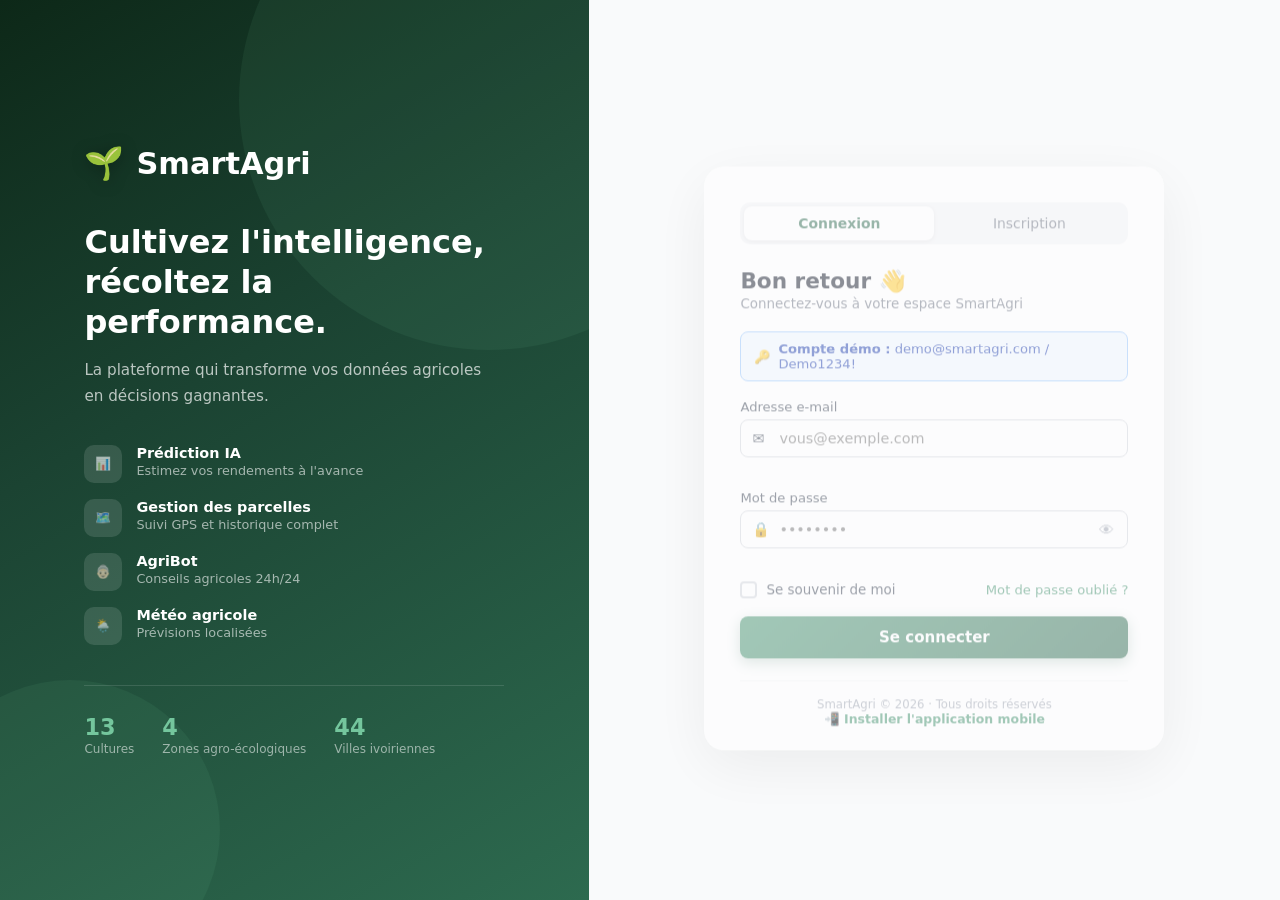
<file: smartagri/frontend/index.html>
<!DOCTYPE html>
<html lang="fr">
<head>
  <meta charset="UTF-8"/>
  <meta name="viewport" content="width=device-width, initial-scale=1.0"/>
  <!-- Redirection immédiate vers la page de connexion -->
  <meta http-equiv="refresh" content="0; url=login/index.html"/>
  <title>SmartAgri</title>
</head>
<body>
  <p>Redirection vers la page de connexion… <a href="login/index.html">Cliquez ici si vous n'êtes pas redirigé</a>.</p>
</body>
</html>
</file>
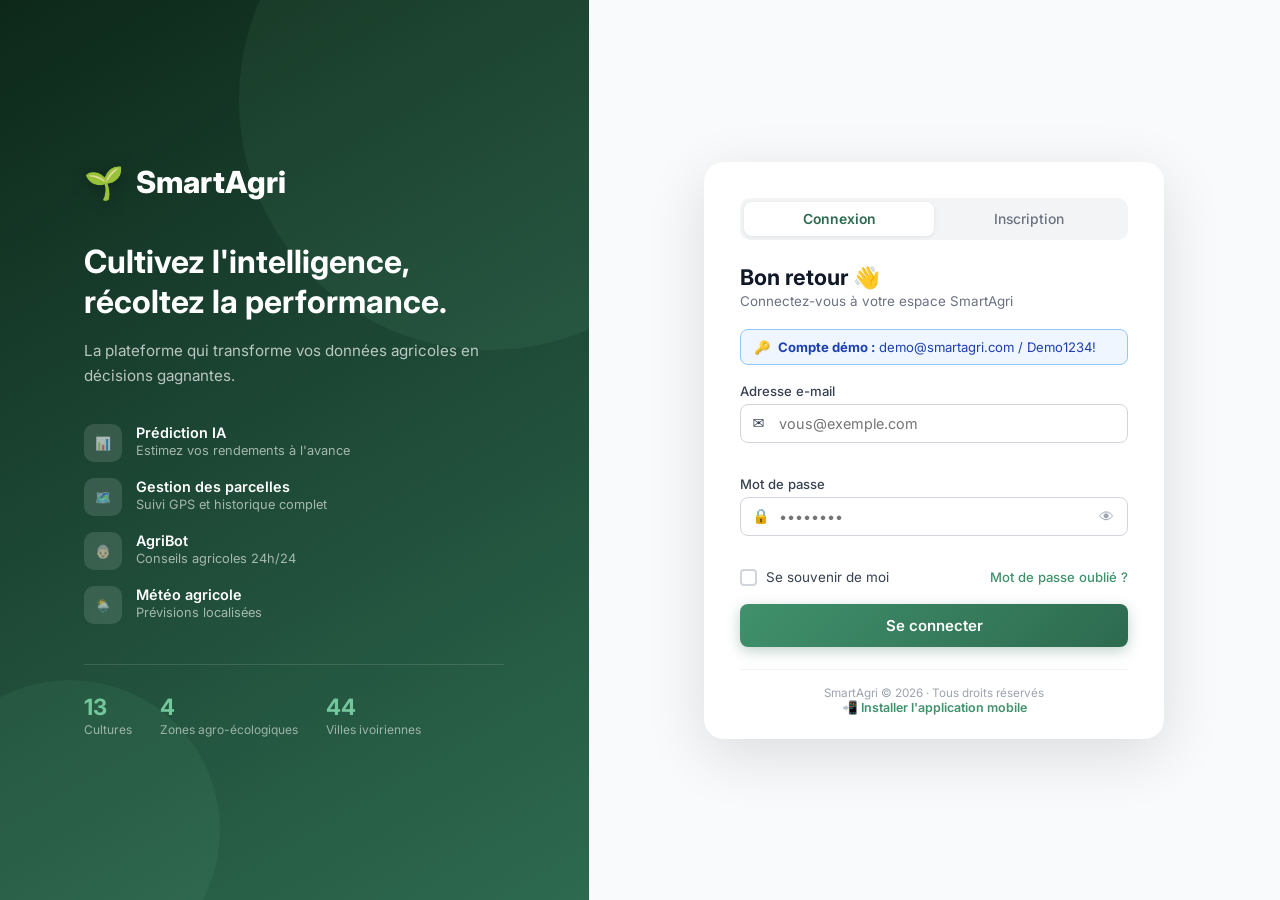
<file: smartagri/frontend/login/index.html>
<!DOCTYPE html>
<html lang="fr">
<head>
  <meta charset="UTF-8"/>
  <meta name="viewport" content="width=device-width, initial-scale=1.0"/>
  <title>SmartAgri – Connexion</title>
  <link rel="preconnect" href="https://fonts.googleapis.com"/>
  <link href="https://fonts.googleapis.com/css2?family=Inter:wght@300;400;500;600;700&display=swap" rel="stylesheet"/>
  <link rel="stylesheet" href="style.css"/>
</head>
<body>

<div class="login-page">

  <!-- ── Panneau gauche branding ── -->
  <aside class="brand-panel" aria-hidden="true">
    <div class="brand-inner">
      <div class="brand-logo">
        <span class="brand-leaf">🌱</span>
        <span>SmartAgri</span>
      </div>
      <h1 class="brand-title">Cultivez l'intelligence,<br/>récoltez la performance.</h1>
      <p class="brand-sub">La plateforme qui transforme vos données agricoles en décisions gagnantes.</p>

      <ul class="brand-features">
        <li><span class="feat-icon">📊</span><div><strong>Prédiction IA</strong><span>Estimez vos rendements à l'avance</span></div></li>
        <li><span class="feat-icon">🗺️</span><div><strong>Gestion des parcelles</strong><span>Suivi GPS et historique complet</span></div></li>
        <li><span class="feat-icon">👵🏻​</span><div><strong>AgriBot</strong><span>Conseils agricoles 24h/24</span></div></li>
        <li><span class="feat-icon">🌦️</span><div><strong>Météo agricole</strong><span>Prévisions localisées</span></div></li>
      </ul>

      <div class="brand-stats">
        <div class="bstat"><span class="bstat-val">13</span><span class="bstat-lbl">Cultures</span></div>
        <div class="bstat"><span class="bstat-val">4</span><span class="bstat-lbl">Zones agro-écologiques</span></div>
        <div class="bstat"><span class="bstat-val">44</span><span class="bstat-lbl">Villes ivoiriennes</span></div>
      </div>
    </div>
  </aside>

  <!-- ── Panneau droit formulaire ── -->
  <main class="form-panel">
    <div class="form-card">

      <!-- Logo mobile -->
      <div class="mobile-logo">
        <span>🌱</span><span>SmartAgri</span>
      </div>

      <!-- Onglets -->
      <div class="tabs" role="tablist">
        <button class="tab active" id="tab-login"    onclick="showTab('login')"   role="tab">Connexion</button>
        <button class="tab"        id="tab-register" onclick="showTab('register')" role="tab">Inscription</button>
      </div>

      <!-- ══ CONNEXION ══ -->
      <section id="panel-login">
        <div class="form-head">
          <h2>Bon retour 👋</h2>
          <p>Connectez-vous à votre espace SmartAgri</p>
        </div>

        <div class="alert alert-demo">
          <span>🔑</span>
          <span><strong>Compte démo :</strong> demo@smartagri.com / Demo1234!</span>
        </div>

        <div id="login-alert" class="form-alert" style="display:none;"></div>

        <form id="login-form" novalidate autocomplete="on">
          <div class="field-wrap">
            <label for="l-email">Adresse e-mail</label>
            <div class="input-icon-wrap">
              <span class="iicon">✉️</span>
              <input type="email" id="l-email" class="finput" placeholder="vous@exemple.com"
                     autocomplete="email" required/>
            </div>
            <span class="ferr" id="err-l-email"></span>
          </div>

          <div class="field-wrap">
            <label for="l-pwd">Mot de passe</label>
            <div class="input-icon-wrap">
              <span class="iicon">🔒</span>
              <input type="password" id="l-pwd" class="finput" placeholder="••••••••"
                     autocomplete="current-password" required/>
              <button type="button" class="eye-btn" onclick="toggleEye('l-pwd',this)" aria-label="Voir">👁</button>
            </div>
            <span class="ferr" id="err-l-pwd"></span>
          </div>

          <div class="row-sb">
            <label class="chk-label">
              <input type="checkbox" id="remember"/>
              <span class="chk-box"></span>Se souvenir de moi
            </label>
            <button type="button" class="link-btn" onclick="showTab('forgot')">Mot de passe oublié ?</button>
          </div>

          <button type="submit" class="submit-btn" id="btn-login">
            <span>Se connecter</span>
          </button>
        </form>

        <!-- Choix plateforme (après connexion) -->
        <div id="platform-box" style="display:none;">
          <p class="platform-label">🎉 Connexion réussie ! Choisissez votre plateforme</p>
          <div class="platform-grid">
            <button class="platform-btn" onclick="goToApp('web')">
              <span class="pbtn-icon">🖥️</span>
              <span class="pbtn-name">Application Web</span>
              <span class="pbtn-desc">Dashboard complet</span>
            </button>
            <button class="platform-btn" onclick="goToApp('mobile')">
              <span class="pbtn-icon">📱</span>
              <span class="pbtn-name">Application Mobile</span>
              <span class="pbtn-desc">Flutter — Accès terrain</span>
            </button>
          </div>
        </div>
      </section>

      <!-- ══ INSCRIPTION ══ -->
      <section id="panel-register" style="display:none;">
        <div class="form-head">
          <h2>Créer un compte 🌿</h2>
          <p>Rejoignez des milliers d'agriculteurs connectés</p>
        </div>

        <div id="register-alert" class="form-alert" style="display:none;"></div>

        <form id="register-form" novalidate>
          <div class="two-cols">
            <div class="field-wrap">
              <label for="r-fn">Prénom</label>
              <div class="input-icon-wrap">
                <span class="iicon">👤</span>
                <input type="text" id="r-fn" class="finput" placeholder="Jean" required/>
              </div>
              <span class="ferr" id="err-r-fn"></span>
            </div>
            <div class="field-wrap">
              <label for="r-ln">Nom</label>
              <div class="input-icon-wrap">
                <span class="iicon">👤</span>
                <input type="text" id="r-ln" class="finput" placeholder="Diallo" required/>
              </div>
              <span class="ferr" id="err-r-ln"></span>
            </div>
          </div>

          <div class="field-wrap">
            <label for="r-email">E-mail</label>
            <div class="input-icon-wrap">
              <span class="iicon">✉️</span>
              <input type="email" id="r-email" class="finput" placeholder="vous@exemple.com" required/>
            </div>
            <span class="ferr" id="err-r-email"></span>
          </div>

          <div class="field-wrap">
            <label for="r-phone">Téléphone <span class="optional">(optionnel)</span></label>
            <div class="input-icon-wrap">
              <span class="iicon">📞</span>
              <input type="tel" id="r-phone" class="finput" placeholder="+225 07 00 00 00 00"/>
            </div>
          </div>

          <div class="field-wrap">
            <label for="r-role">Profil</label>
            <div class="input-icon-wrap select-wrap">
              <span class="iicon">🧑‍🌾</span>
              <select id="r-role" class="finput fselect" required>
                <option value="">Sélectionnez votre profil</option>
                <option value="agriculteur">Agriculteur</option>
                <option value="cooperative">Coopérative agricole</option>
                <option value="conseiller">Conseiller agricole</option>
                <option value="chercheur">Chercheur / Agronome</option>
              </select>
            </div>
            <span class="ferr" id="err-r-role"></span>
          </div>

          <div class="field-wrap">
            <label for="r-pwd">Mot de passe</label>
            <div class="input-icon-wrap">
              <span class="iicon">🔒</span>
              <input type="password" id="r-pwd" class="finput" placeholder="Min. 8 caractères"
                     autocomplete="new-password" required/>
              <button type="button" class="eye-btn" onclick="toggleEye('r-pwd',this)" aria-label="Voir">👁</button>
            </div>
            <div class="pwd-meter" id="pwd-meter" style="display:none;">
              <div class="pwd-bar"><div class="pwd-fill" id="pwd-fill"></div></div>
              <span id="pwd-label"></span>
            </div>
            <span class="ferr" id="err-r-pwd"></span>
          </div>

          <div class="field-wrap">
            <label for="r-confirm">Confirmer le mot de passe</label>
            <div class="input-icon-wrap">
              <span class="iicon">🔒</span>
              <input type="password" id="r-confirm" class="finput" placeholder="Répétez le mot de passe"
                     autocomplete="new-password" required/>
              <button type="button" class="eye-btn" onclick="toggleEye('r-confirm',this)" aria-label="Voir">👁</button>
            </div>
            <span class="ferr" id="err-r-confirm"></span>
          </div>

          <label class="chk-label terms">
            <input type="checkbox" id="r-terms" required/>
            <span class="chk-box"></span>
            J'accepte les <a href="#" class="clink">conditions d'utilisation</a> et la <a href="#" class="clink">politique de confidentialité</a>
          </label>
          <span class="ferr" id="err-r-terms"></span>

          <button type="submit" class="submit-btn" id="btn-register">
            <span>Créer mon compte</span>
          </button>
        </form>
      </section>

      <!-- ══ MOT DE PASSE OUBLIÉ ══ -->
      <section id="panel-forgot" style="display:none;">
        <button class="back-btn" onclick="showTab('login')">← Retour à la connexion</button>
        <div class="form-head">
          <h2>Mot de passe oublié 🔑</h2>
          <p>Recevez un lien de réinitialisation par e-mail</p>
        </div>
        <div id="forgot-alert" class="form-alert" style="display:none;"></div>
        <form id="forgot-form" novalidate>
          <div class="field-wrap">
            <label for="f-email">Adresse e-mail</label>
            <div class="input-icon-wrap">
              <span class="iicon">✉️</span>
              <input type="email" id="f-email" class="finput" placeholder="vous@exemple.com" required/>
            </div>
            <span class="ferr" id="err-f-email"></span>
          </div>
          <button type="submit" class="submit-btn">Envoyer le lien</button>
        </form>
      </section>

      <p class="form-footer">
        SmartAgri &copy; 2026 &middot; Tous droits réservés<br/>
        <a href="../mobile/telecharger.html" style="color:var(--g500);text-decoration:none;font-weight:600;font-size:.78rem;">
          📲 Installer l'application mobile
        </a>
      </p>
    </div>
  </main>

</div>

<script src="../app/assets/js/api.js"></script>
<script src="script.js"></script>
</body>
</html>
</file>
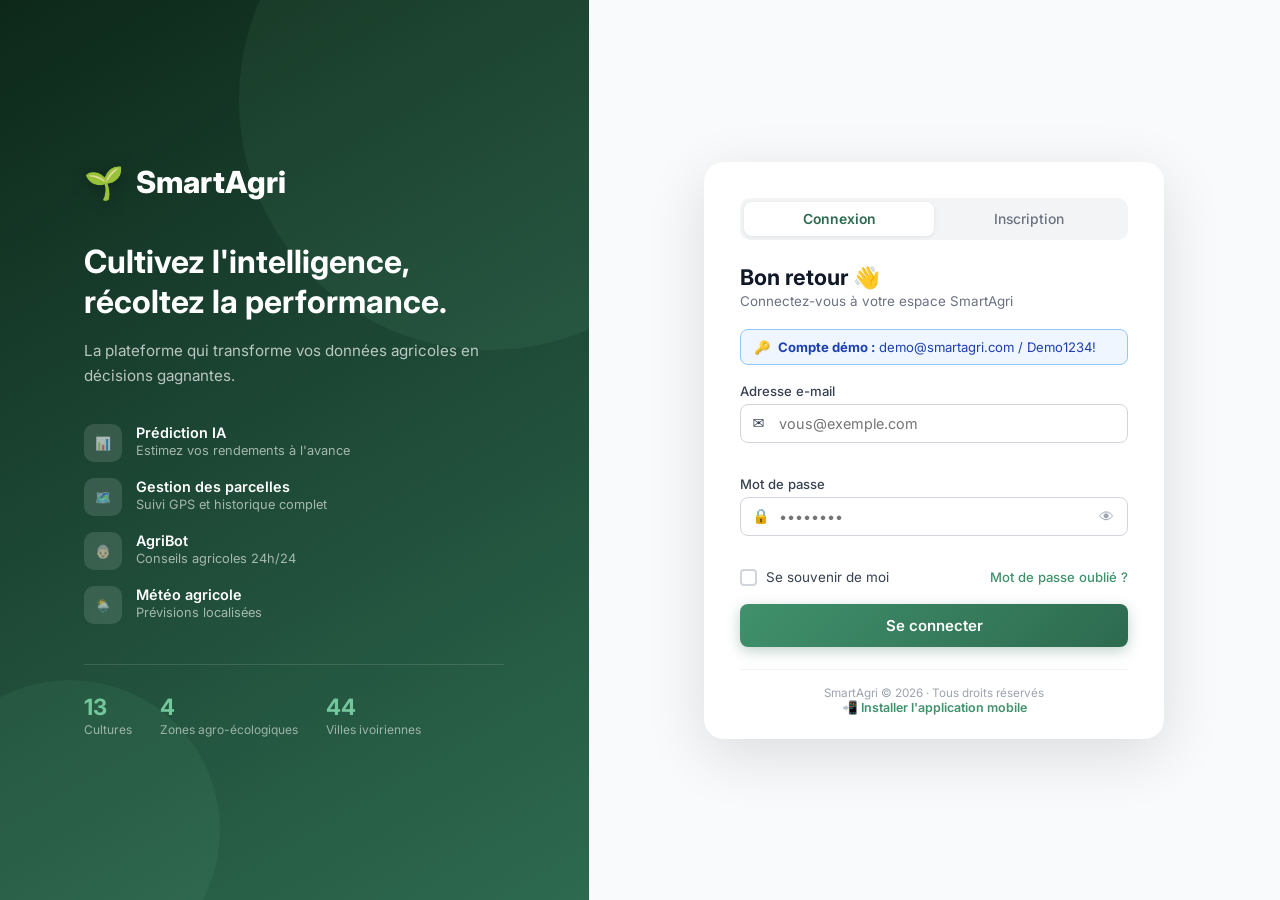
<file: smartagri/frontend/mobile/index.html>
<!DOCTYPE html>
<html lang="fr">
<head>
  <meta charset="UTF-8"/>
  <meta name="viewport" content="width=device-width, initial-scale=1.0, maximum-scale=1.0, user-scalable=no"/>
  <meta name="apple-mobile-web-app-capable" content="yes"/>
  <meta name="apple-mobile-web-app-status-bar-style" content="black-translucent"/>
  <meta name="theme-color" content="#2d6a4f"/>
  <title>SmartAgri Mobile</title>
  <link rel="manifest" href="manifest.json"/>
  <link rel="apple-touch-icon" href="icon-192.svg"/>
  <link rel="icon" type="image/svg+xml" href="icon-192.svg"/>
  <link rel="preconnect" href="https://fonts.googleapis.com"/>
  <link href="https://fonts.googleapis.com/css2?family=Inter:wght@300;400;500;600;700&display=swap" rel="stylesheet"/>
  <link rel="stylesheet" href="style.css"/>
</head>
<body>

  <!-- ══ SPLASH SCREEN ══ -->
  <div id="splash">
    <div class="splash-inner">
      <div class="splash-logo">🌱</div>
      <div class="splash-name">SmartAgri</div>
      <div class="splash-sub">L'agriculture intelligente</div>
      <div class="splash-loader">
        <div class="splash-bar"></div>
      </div>
    </div>
  </div>

  <!-- ══ APP SHELL ══ -->
  <div id="app" style="display:none;">

    <!-- Topbar -->
    <header class="topbar" id="topbar">
      <div class="topbar-left">
        <button class="back-btn" id="back-btn" style="display:none;" onclick="goBack()">
          &#8592;
        </button>
        <div class="topbar-logo" id="topbar-logo">
          <span>🌱</span><span>SmartAgri</span>
        </div>
        <div class="topbar-page-title" id="topbar-title" style="display:none;"></div>
      </div>
      <div class="topbar-right">
        <button class="notif-btn" onclick="showPage('notifications')">🔔</button>
        <div class="avatar" id="topbar-avatar" onclick="showPage('profil')">JD</div>
      </div>
    </header>

    <!-- Pages -->
    <main class="pages-container" id="pages-container">

      <!-- ═══ PAGE : ACCUEIL ═══ -->
      <section class="page active" id="page-accueil">
        <div class="page-scroll">

          <!-- Bandeau météo -->
          <div class="meteo-banner" id="meteo-banner" onclick="showPage('meteo')">
            <div class="meteo-banner-left">
              <span class="meteo-icon" id="mb-icon">🌤️</span>
              <div>
                <div class="meteo-temp" id="mb-temp">–°C</div>
                <div class="meteo-desc" id="mb-desc">Chargement...</div>
              </div>
            </div>
            <div class="meteo-banner-right">
              <div class="meteo-city" id="mb-city">Abidjan</div>
              <div class="meteo-arrow">›</div>
            </div>
          </div>

          <!-- Salutation -->
          <div class="greeting-section">
            <h1 class="greeting" id="greeting">Bonjour 👋</h1>
            <p class="greeting-sub" id="greeting-date">Chargement...</p>
          </div>

          <!-- Actions rapides -->
          <div class="section-title">Actions rapides</div>
          <div class="quick-grid">
            <button class="quick-card" onclick="showPage('prediction')">
              <span class="qc-icon">🔮</span>
              <span class="qc-label">Prédire rendement</span>
            </button>
            <button class="quick-card" onclick="showPage('parcelles')">
              <span class="qc-icon">🗺️</span>
              <span class="qc-label">Mes parcelles</span>
            </button>
            <button class="quick-card" onclick="showPage('agribot')">
              <span class="qc-icon">👵🏻</span>
              <span class="qc-label">AgriBot IA</span>
            </button>
            <button class="quick-card" onclick="showPage('meteo')">
              <span class="qc-icon">🌦️</span>
              <span class="qc-label">Météo</span>
            </button>
          </div>

          <!-- Stats résumé -->
          <div class="section-title">Mes statistiques</div>
          <div class="stats-row">
            <div class="stat-pill">
              <span class="sp-icon">🗺️</span>
              <div class="sp-info">
                <span class="sp-val" id="stat-parcelles">–</span>
                <span class="sp-lbl">Parcelles</span>
              </div>
            </div>
            <div class="stat-pill">
              <span class="sp-icon">🔮</span>
              <div class="sp-info">
                <span class="sp-val" id="stat-preds">–</span>
                <span class="sp-lbl">Prédictions</span>
              </div>
            </div>
            <div class="stat-pill">
              <span class="sp-icon">🌾</span>
              <div class="sp-info">
                <span class="sp-val" id="stat-rendement">–</span>
                <span class="sp-lbl">t/ha moy.</span>
              </div>
            </div>
          </div>

          <!-- Mes parcelles récentes -->
          <div class="section-header">
            <div class="section-title" style="margin:0;">Parcelles récentes</div>
            <button class="see-all-btn" onclick="showPage('parcelles')">Tout voir</button>
          </div>
          <div id="parcelles-preview"></div>

          <!-- Dernière prédiction -->
          <div class="section-title">Dernière prédiction</div>
          <div id="last-prediction"></div>

          <div style="height:20px;"></div>
        </div>
      </section>

      <!-- ═══ PAGE : PARCELLES ═══ -->
      <section class="page" id="page-parcelles">
        <div class="page-scroll">
          <div class="page-action-bar">
            <div class="search-bar">
              <span>🔍</span>
              <input type="text" id="m-search" placeholder="Rechercher..." oninput="filterMParcelles()"/>
            </div>
            <button class="fab-inline" onclick="openAddParcelle()">+</button>
          </div>

          <div class="filter-chips" id="filter-chips">
            <button class="chip active" data-f="all"       onclick="setMFilter('all',this)">Toutes</button>
            <button class="chip"        data-f="active"    onclick="setMFilter('active',this)">Actives</button>
            <button class="chip"        data-f="mais"      onclick="setMFilter('mais',this)">🌽 Maïs</button>
            <button class="chip"        data-f="riz"       onclick="setMFilter('riz',this)">🌾 Riz</button>
            <button class="chip"        data-f="arachide"  onclick="setMFilter('arachide',this)">🥜 Arachide</button>
          </div>

          <div id="m-parcelles-list"></div>
          <div style="height:80px;"></div>
        </div>

        <!-- FAB -->
        <button class="fab" onclick="openAddParcelle()">+</button>
      </section>

      <!-- ═══ PAGE : PRÉDICTION ═══ -->
      <section class="page" id="page-prediction">
        <div class="page-scroll">

          <!-- Résultat (affiché en haut quand disponible) -->
          <div id="pred-result-card" style="display:none;" class="pred-result-card">
            <div class="prc-label">Rendement prédit</div>
            <div class="prc-value" id="prc-value">–</div>
            <div class="prc-unit">tonnes / hectare</div>
            <div class="prc-culture" id="prc-culture"></div>
            <div class="prc-conf">
              <span>Confiance</span>
              <div class="prc-conf-bar"><div class="prc-conf-fill" id="prc-conf-fill"></div></div>
              <span id="prc-conf-val">–%</span>
            </div>
            <div id="prc-tips"></div>
          </div>

          <!-- Formulaire -->
          <div class="m-card">
            <div class="m-card-title">⚙️ Paramètres de la parcelle</div>

            <!-- Charger depuis parcelle -->
            <div class="m-field">
              <label>Charger depuis une parcelle</label>
              <select id="m-sel-parcelle" class="m-select" onchange="mPrefill()">
                <option value="">Sélectionner une parcelle…</option>
              </select>
            </div>

            <div class="m-field">
              <label>Culture *</label>
              <div class="m-select-wrap">
                <select id="m-culture" class="m-select">
                  <option value="">Choisir…</option>
                  <option value="cacao">🍫 Cacao</option>
                  <option value="cafe">☕ Café</option>
                  <option value="hevea">🌳 Hévéa</option>
                  <option value="palmier">🌴 Palmier à huile</option>
                  <option value="anacarde">🥜 Anacarde</option>
                  <option value="coton">☁️ Coton</option>
                  <option value="mais">🌽 Maïs</option>
                  <option value="riz">🌾 Riz</option>
                  <option value="manioc">🥔 Manioc</option>
                  <option value="igname">🍠 Igname</option>
                  <option value="arachide">🥜 Arachide (Nord)</option>
                  <option value="sorgho">🌿 Sorgho (Nord)</option>
                  <option value="mil">🌿 Mil (Nord)</option>
                </select>
              </div>
              <span class="m-err" id="err-m-culture"></span>
            </div>

            <div class="m-field">
              <label>Type de sol *</label>
              <div class="m-select-wrap">
                <select id="m-sol" class="m-select">
                  <option value="">Choisir…</option>
                  <option value="ferrallitique">Ferrallitique (dominant en CI)</option>
                  <option value="argileux">Argileux</option>
                  <option value="hydromorphe">Hydromorphe (bas-fonds)</option>
                  <option value="alluvionnaire">Alluvionnaire</option>
                  <option value="limoneux">Limoneux</option>
                  <option value="lateritique">Latéritique</option>
                  <option value="sableux">Sableux</option>
                </select>
              </div>
              <span class="m-err" id="err-m-sol"></span>
            </div>

            <div class="m-field">
              <label>Superficie (ha) *</label>
              <input type="number" id="m-superficie" class="m-input" value="1" min="0.1" step="0.1"/>
              <span class="m-err" id="err-m-sup"></span>
            </div>

            <!-- Sliders -->
            <div class="m-slider-field">
              <div class="m-slider-row">
                <label>💧 Pluviométrie</label>
                <span class="m-slider-val" id="v-pluv">1200 mm</span>
              </div>
              <input type="range" id="m-pluv" min="300" max="2500" value="1200" step="10"
                     oninput="document.getElementById('v-pluv').textContent=this.value+' mm'"/>
              <div class="m-slider-hints"><span>300 mm</span><span>Moy. ~1200</span><span>2500 mm</span></div>
            </div>

            <div class="m-slider-field">
              <div class="m-slider-row">
                <label>🌡️ Température</label>
                <span class="m-slider-val" id="v-temp">27 °C</span>
              </div>
              <input type="range" id="m-temp" min="18" max="38" value="27" step="0.5"
                     oninput="document.getElementById('v-temp').textContent=this.value+' °C'"/>
              <div class="m-slider-hints"><span>18°C</span><span>Optimal ~27°C</span><span>38°C</span></div>
            </div>

            <div class="m-slider-field">
              <div class="m-slider-row">
                <label>🌿 Engrais</label>
                <span class="m-slider-val" id="v-engrais">50 kg/ha</span>
              </div>
              <input type="range" id="m-engrais" min="0" max="300" value="50" step="5"
                     oninput="document.getElementById('v-engrais').textContent=this.value+' kg/ha'"/>
              <div class="m-slider-hints"><span>Sans</span><span>~50 kg/ha</span><span>200 kg/ha</span></div>
            </div>

            <button class="m-btn-primary" id="m-btn-predict" onclick="mPredict()">
              🔮 Lancer la prédiction
            </button>
          </div>

          <!-- Historique compact -->
          <div class="m-card">
            <div class="m-card-title">🕐 Historique</div>
            <div id="m-pred-history"></div>
          </div>

          <div style="height:80px;"></div>
        </div>
      </section>

      <!-- ═══ PAGE : AGRIBOT ═══ -->
      <section class="page" id="page-agribot">
        <div class="chat-page">

          <!-- Suggestions -->
          <div class="suggest-strip" id="suggest-strip">
            <button class="sug-chip" onclick="mSuggest('Engrais pour le maïs ?')">🌽 Engrais maïs</button>
            <button class="sug-chip" onclick="mSuggest('Période de semis du riz ?')">🌾 Semis riz</button>
            <button class="sug-chip" onclick="mSuggest('Maladies de l\'arachide ?')">🥜 Maladies</button>
            <button class="sug-chip" onclick="mSuggest('Comment améliorer mon sol ?')">🌍 Sol</button>
            <button class="sug-chip" onclick="mSuggest('Besoin en irrigation du maïs ?')">💧 Irrigation</button>
            <button class="sug-chip" onclick="mSuggest('Résistance à la sécheresse ?')">🌵 Sécheresse</button>
          </div>

          <!-- Messages -->
          <div class="chat-messages" id="m-chat-messages"></div>

          <!-- Input -->
          <div class="chat-input-bar">
            <button class="chat-clear-btn" onclick="mClearChat()" title="Effacer">🗑️</button>
            <textarea class="chat-input" id="m-chat-input" rows="1"
                      placeholder="Posez votre question…"
                      onkeydown="if(event.key==='Enter'&&!event.shiftKey){event.preventDefault();mSend();}"
                      oninput="mAutoResize(this)"></textarea>
            <button class="chat-send-btn" id="m-send-btn" onclick="mSend()">➤</button>
          </div>
        </div>
      </section>

      <!-- ═══ PAGE : MÉTÉO ═══ -->
      <section class="page" id="page-meteo">
        <div class="page-scroll">

          <!-- Ville search -->
          <div class="m-search-bar-full">
            <span>📍</span>
            <input type="text" id="m-ville-input" placeholder="Rechercher une ville…"
                   onkeydown="if(event.key==='Enter') mLoadVille(this.value.trim(), null)"/>
            <button onclick="mLoadVille(document.getElementById('m-ville-input').value.trim(), null)">→</button>
          </div>

          <!-- Villes rapides -->
          <div class="filter-chips">
            <button class="chip active" onclick="mLoadVille('Abidjan',this)">Abidjan</button>
            <button class="chip" onclick="mLoadVille('Bouaké',this)">Bouaké</button>
            <button class="chip" onclick="mLoadVille('Daloa',this)">Daloa</button>
            <button class="chip" onclick="mLoadVille('Korhogo',this)">Korhogo</button>
            <button class="chip" onclick="mLoadVille('San-Pédro',this)">San-Pédro</button>
            <button class="chip" onclick="mLoadVille('Yamoussoukro',this)">Yamoussoukro</button>
          </div>

          <!-- Carte météo principale -->
          <div class="meteo-hero-card" id="m-meteo-hero">
            <div class="mhc-loading">Chargement…</div>
          </div>

          <!-- Prévisions 6 jours -->
          <div class="section-title">Prévisions 6 jours</div>
          <div class="m-prev-list" id="m-prev-list"></div>

          <!-- Conseils agro -->
          <div class="section-title">Conseils agricoles</div>
          <div id="m-agro-tips"></div>

          <div style="height:80px;"></div>
        </div>
      </section>

      <!-- ═══ PAGE : PROFIL ═══ -->
      <section class="page" id="page-profil">
        <div class="page-scroll">
          <div class="profil-header">
            <div class="profil-avatar" id="prof-avatar">JD</div>
            <div class="profil-name" id="prof-name">Jean Diallo</div>
            <div class="profil-role" id="prof-role">Agriculteur</div>
            <div class="profil-email" id="prof-email">demo@smartagri.com</div>
          </div>

          <div class="m-card" style="margin-top:16px;">
            <div class="m-card-title">📊 Mon activité</div>
            <div class="profil-stats">
              <div class="pstat"><span class="pstat-val" id="ps-parcelles">–</span><span class="pstat-lbl">Parcelles</span></div>
              <div class="pstat"><span class="pstat-val" id="ps-preds">–</span><span class="pstat-lbl">Prédictions</span></div>
              <div class="pstat"><span class="pstat-val" id="ps-msgs">–</span><span class="pstat-lbl">Messages AgriBot</span></div>
            </div>
          </div>

          <div class="menu-list">
            <button class="menu-item" onclick="alert('Paramètres à venir')">
              <span class="mi-icon">⚙️</span>
              <span class="mi-label">Paramètres</span>
              <span class="mi-arrow">›</span>
            </button>
            <button class="menu-item" onclick="showPage('parcelles')">
              <span class="mi-icon">🗺️</span>
              <span class="mi-label">Mes parcelles</span>
              <span class="mi-arrow">›</span>
            </button>
            <button class="menu-item" onclick="showPage('prediction')">
              <span class="mi-icon">🔮</span>
              <span class="mi-label">Mes prédictions</span>
              <span class="mi-arrow">›</span>
            </button>
            <button class="menu-item" onclick="switchToWeb()">
              <span class="mi-icon">🖥️</span>
              <span class="mi-label">Version Web complète</span>
              <span class="mi-arrow">›</span>
            </button>
            <button class="menu-item" onclick="window.location.href='telecharger.html'">
              <span class="mi-icon">📲</span>
              <span class="mi-label">Installer l'application</span>
              <span class="mi-arrow">›</span>
            </button>
            <button class="menu-item danger" onclick="mLogout()">
              <span class="mi-icon">🚪</span>
              <span class="mi-label">Se déconnecter</span>
              <span class="mi-arrow">›</span>
            </button>
          </div>

          <div style="height:80px;"></div>
        </div>
      </section>

      <!-- ═══ PAGE : NOTIFICATIONS ═══ -->
      <section class="page" id="page-notifications">
        <div class="page-scroll">
          <div class="m-card">
            <div class="m-card-title">🔔 Notifications</div>
            <div class="notif-list" id="notif-list">
              <div class="notif-item unread">
                <span class="notif-icon">🌱</span>
                <div class="notif-body">
                  <div class="notif-title">Bienvenue sur SmartAgri !</div>
                  <div class="notif-time">Aujourd'hui</div>
                </div>
              </div>
              <div class="notif-item">
                <span class="notif-icon">🌦️</span>
                <div class="notif-body">
                  <div class="notif-title">Pluies prévues dans 2 jours</div>
                  <div class="notif-time">Hier</div>
                </div>
              </div>
              <div class="notif-item">
                <span class="notif-icon">🔮</span>
                <div class="notif-body">
                  <div class="notif-title">Nouvelle prédiction disponible</div>
                  <div class="notif-time">Il y a 2 jours</div>
                </div>
              </div>
            </div>
          </div>
          <div style="height:80px;"></div>
        </div>
      </section>

      <!-- ═══ DRAWER : Ajouter une parcelle ═══ -->
      <div class="drawer-overlay" id="drawer-overlay" onclick="closeDrawer()" style="display:none;"></div>
      <div class="drawer" id="parcelle-drawer" style="transform:translateY(100%);">
        <div class="drawer-handle"></div>
        <div class="drawer-header">
          <h3 id="drawer-title">Nouvelle parcelle</h3>
          <button class="drawer-close" onclick="closeDrawer()">✕</button>
        </div>
        <div class="drawer-body">
          <input type="hidden" id="d-edit-id"/>
          <div id="drawer-alert" class="m-alert" style="display:none;"></div>

          <div class="m-field">
            <label>Nom de la parcelle *</label>
            <input type="text" id="d-nom" class="m-input" placeholder="Ex: Parcelle Nord"/>
            <span class="m-err" id="derr-nom"></span>
          </div>
          <div class="two-fields">
            <div class="m-field">
              <label>Superficie (ha) *</label>
              <input type="number" id="d-sup" class="m-input" placeholder="2.5" step="0.1" min="0.1"/>
              <span class="m-err" id="derr-sup"></span>
            </div>
            <div class="m-field">
              <label>Statut</label>
              <select id="d-statut" class="m-select">
                <option value="active">Active</option>
                <option value="en_repos">En repos</option>
                <option value="recoltee">Récoltée</option>
              </select>
            </div>
          </div>
          <div class="two-fields">
            <div class="m-field">
              <label>Culture *</label>
              <select id="d-culture" class="m-select">
                <option value="">Choisir…</option>
                <option value="cacao">🍫 Cacao</option>
                <option value="cafe">☕ Café</option>
                <option value="hevea">🌳 Hévéa</option>
                <option value="palmier">🌴 Palmier à huile</option>
                <option value="anacarde">🥜 Anacarde</option>
                <option value="coton">☁️ Coton</option>
                <option value="mais">🌽 Maïs</option>
                <option value="riz">🌾 Riz</option>
                <option value="manioc">🥔 Manioc</option>
                <option value="igname">🍠 Igname</option>
                <option value="arachide">🥜 Arachide (Nord)</option>
                <option value="sorgho">🌿 Sorgho (Nord)</option>
                <option value="mil">🌿 Mil (Nord)</option>
              </select>
              <span class="m-err" id="derr-culture"></span>
            </div>
            <div class="m-field">
              <label>Type de sol *</label>
              <select id="d-sol" class="m-select">
                <option value="">Choisir…</option>
                <option value="ferrallitique">Ferrallitique (dominant en CI)</option>
                <option value="argileux">Argileux</option>
                <option value="hydromorphe">Hydromorphe (bas-fonds)</option>
                <option value="alluvionnaire">Alluvionnaire</option>
                <option value="limoneux">Limoneux</option>
                <option value="lateritique">Latéritique</option>
                <option value="sableux">Sableux</option>
              </select>
              <span class="m-err" id="derr-sol"></span>
            </div>
          </div>
          <div class="m-field">
            <label>Ville / Zone</label>
            <input type="text" id="d-ville" class="m-input" placeholder="Ex: Daloa"/>
            <button type="button" class="chip" style="margin-top:8px" onclick="mUseGps()">📍 Utiliser ma position GPS</button>
            <small id="d-gps-info" style="display:block;margin-top:6px;color:#2D6A4F"></small>
          </div>
          <div class="m-field">
            <label>Description</label>
            <textarea id="d-desc" class="m-input" rows="2" placeholder="Notes optionnelles…"></textarea>
          </div>

          <button class="m-btn-primary" id="d-save-btn" onclick="saveMParcelle()">
            Enregistrer
          </button>
        </div>
      </div>

    </main>

    <!-- ══ BOTTOM NAVIGATION ══ -->
    <nav class="bottom-nav">
      <button class="bnav-item active" data-page="accueil" onclick="showPage('accueil')">
        <span class="bnav-icon">🏠</span>
        <span class="bnav-label">Accueil</span>
      </button>
      <button class="bnav-item" data-page="parcelles" onclick="showPage('parcelles')">
        <span class="bnav-icon">🗺️</span>
        <span class="bnav-label">Parcelles</span>
      </button>
      <button class="bnav-item" data-page="prediction" onclick="showPage('prediction')">
        <span class="bnav-icon">🔮</span>
        <span class="bnav-label">Prédiction</span>
      </button>
      <button class="bnav-item" data-page="agribot" onclick="showPage('agribot')">
        <span class="bnav-icon">👵🏻</span>
        <span class="bnav-label">AgriBot</span>
      </button>
      <button class="bnav-item" data-page="profil" onclick="showPage('profil')">
        <span class="bnav-icon">👤</span>
        <span class="bnav-label">Profil</span>
      </button>
    </nav>

    <!-- Toast container -->
    <div id="m-toast-container"></div>

  </div><!-- /#app -->

  <script src="../app/assets/js/api.js"></script>
  <script src="app.js"></script>
  <script>
    // ── Enregistrer le Service Worker pour PWA offline ──
    if ('serviceWorker' in navigator) {
      window.addEventListener('load', () => {
        navigator.serviceWorker.register('./sw.js')
          .then(reg => console.log('SW enregistré', reg.scope))
          .catch(err => console.log('SW erreur', err));
      });
    }
    // ── Détection installation PWA ──
    let deferredPrompt;
    window.addEventListener('beforeinstallprompt', (e) => {
      e.preventDefault();
      deferredPrompt = e;
      // Afficher un bouton d'installation si disponible
      setTimeout(() => {
        const btn = document.getElementById('pwa-install-btn');
        if (btn) btn.style.display = 'flex';
      }, 2000);
    });
    window.addEventListener('appinstalled', () => {
      console.log('App installée avec succès');
      const btn = document.getElementById('pwa-install-btn');
      if (btn) btn.style.display = 'none';
    });
  </script>
</body>
</html>
</file>
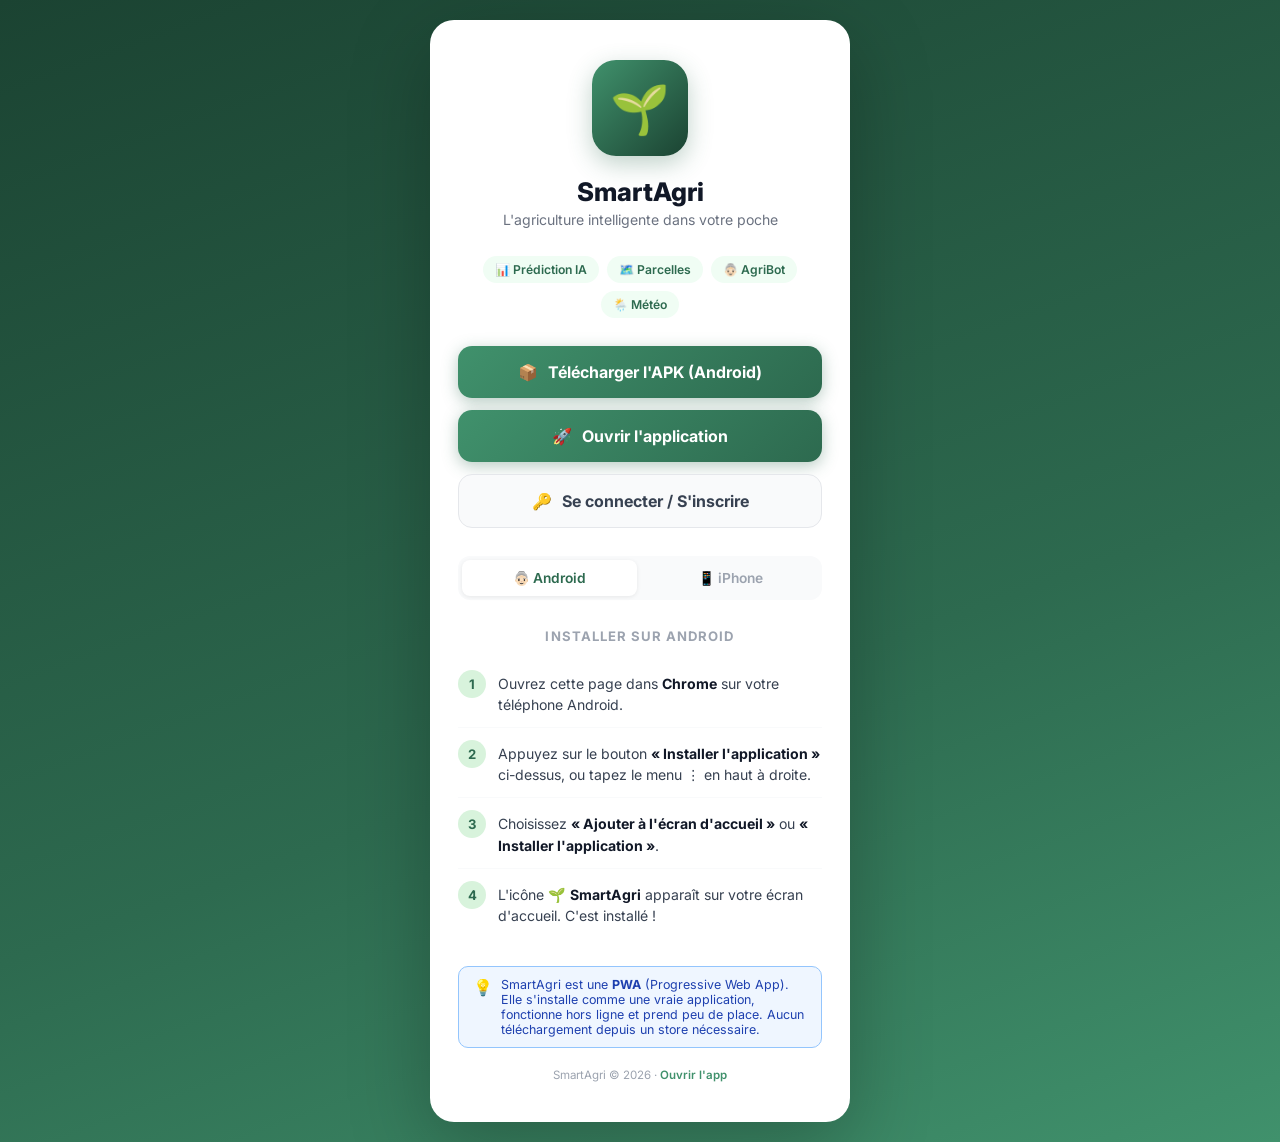
<file: smartagri/frontend/mobile/telecharger.html>
<!DOCTYPE html>
<html lang="fr">
<head>
  <meta charset="UTF-8"/>
  <meta name="viewport" content="width=device-width, initial-scale=1.0"/>
  <title>SmartAgri — Télécharger l'application</title>
  <link rel="preconnect" href="https://fonts.googleapis.com"/>
  <link href="https://fonts.googleapis.com/css2?family=Inter:wght@300;400;500;600;700;800&display=swap" rel="stylesheet"/>
  <link rel="manifest" href="manifest.json"/>
  <link rel="apple-touch-icon" href="icon-192.svg"/>
  <link rel="icon" type="image/svg+xml" href="icon-192.svg"/>
  <style>
    * { box-sizing: border-box; margin: 0; padding: 0; }
    :root {
      --g900: #1b4332; --g700: #2d6a4f; --g500: #40916c;
      --g300: #74c69d; --g100: #d8f3dc; --g50: #f0fdf4;
      --white: #fff; --gray50: #f9fafb; --gray200: #e5e7eb;
      --gray400: #9ca3af; --gray500: #6b7280; --gray700: #374151; --gray900: #111827;
      --font: 'Inter', system-ui, sans-serif;
    }
    body {
      font-family: var(--font); min-height: 100vh;
      background: linear-gradient(160deg, var(--g900) 0%, var(--g700) 60%, var(--g500) 100%);
      display: flex; align-items: center; justify-content: center;
      padding: 20px; color: var(--gray700);
      -webkit-font-smoothing: antialiased;
    }
    .download-card {
      background: var(--white); border-radius: 24px;
      max-width: 420px; width: 100%; padding: 40px 28px;
      box-shadow: 0 24px 80px rgba(0,0,0,.25);
      text-align: center;
      animation: cardIn .4s cubic-bezier(.16,1,.3,1);
    }
    @keyframes cardIn {
      from { opacity: 0; transform: translateY(20px) scale(.96); }
      to   { opacity: 1; transform: translateY(0) scale(1); }
    }

    /* Logo */
    .app-logo {
      width: 96px; height: 96px; border-radius: 24px;
      background: linear-gradient(135deg, var(--g500), var(--g900));
      display: flex; align-items: center; justify-content: center;
      font-size: 48px; margin: 0 auto 20px;
      box-shadow: 0 8px 24px rgba(45,106,79,.3);
    }
    .app-name { font-size: 1.6rem; font-weight: 800; color: var(--gray900); margin-bottom: 4px; }
    .app-tagline { font-size: .88rem; color: var(--gray500); margin-bottom: 28px; }

    /* Bouton installer */
    .install-btn {
      width: 100%; padding: 16px;
      background: linear-gradient(135deg, var(--g500), var(--g700));
      color: #fff; border: none; border-radius: 14px;
      font-family: var(--font); font-size: 1rem; font-weight: 700;
      cursor: pointer; display: flex; align-items: center; justify-content: center; gap: 10px;
      box-shadow: 0 4px 16px rgba(45,106,79,.35);
      transition: all .15s; margin-bottom: 12px;
    }
    .install-btn:active { transform: scale(.97); }
    .install-btn.secondary {
      background: var(--gray50); color: var(--gray700);
      border: 1.5px solid var(--gray200); box-shadow: none;
    }

    /* Étapes */
    .steps { text-align: left; margin: 28px 0; }
    .steps h3 { font-size: .82rem; font-weight: 700; text-transform: uppercase;
                letter-spacing: .08em; color: var(--gray400); margin-bottom: 14px; text-align: center; }
    .step {
      display: flex; align-items: flex-start; gap: 12px;
      padding: 12px 0; border-bottom: 1px solid var(--gray50);
    }
    .step:last-child { border-bottom: none; }
    .step-num {
      width: 28px; height: 28px; border-radius: 50%;
      background: var(--g100); color: var(--g700);
      font-size: .82rem; font-weight: 700;
      display: flex; align-items: center; justify-content: center;
      flex-shrink: 0;
    }
    .step-text { font-size: .88rem; color: var(--gray700); line-height: 1.5; padding-top: 3px; }
    .step-text strong { color: var(--gray900); }

    /* OS tabs */
    .os-tabs {
      display: flex; gap: 6px; background: var(--gray50);
      border-radius: 12px; padding: 4px; margin-bottom: 20px;
    }
    .os-tab {
      flex: 1; padding: 10px; border: none; background: none;
      border-radius: 8px; font-family: var(--font); font-size: .86rem;
      font-weight: 600; color: var(--gray400); cursor: pointer;
      transition: all .15s;
    }
    .os-tab.active {
      background: var(--white); color: var(--g700);
      box-shadow: 0 1px 4px rgba(0,0,0,.08);
    }

    .os-content { display: none; }
    .os-content.active { display: block; animation: fadeIn .2s ease; }
    @keyframes fadeIn { from { opacity: 0; } to { opacity: 1; } }

    /* Features */
    .features { display: flex; flex-wrap: wrap; gap: 8px; justify-content: center; margin-bottom: 28px; }
    .feature-pill {
      padding: 6px 12px; background: var(--g50); border-radius: 999px;
      font-size: .76rem; font-weight: 600; color: var(--g700);
    }

    /* Note */
    .note {
      background: #eff6ff; border: 1px solid #93c5fd;
      border-radius: 10px; padding: 10px 14px;
      font-size: .78rem; color: #1e40af; margin-top: 16px; text-align: left;
      display: flex; gap: 8px; align-items: flex-start;
    }
    .note-icon { flex-shrink: 0; font-size: 1rem; }

    .footer { font-size: .72rem; color: var(--gray400); margin-top: 20px; }
    .footer a { color: var(--g500); text-decoration: none; font-weight: 600; }

    /* Spinner */
    .spinner {
      width: 18px; height: 18px;
      border: 2px solid rgba(255,255,255,.4); border-top-color: #fff;
      border-radius: 50%; animation: spin .7s linear infinite;
    }
    @keyframes spin { to { transform: rotate(360deg); } }

    .install-success {
      display: none; padding: 14px; background: #dcfce7;
      border: 1px solid #86efac; border-radius: 12px;
      color: #166534; font-size: .88rem; font-weight: 500;
      margin-bottom: 16px;
    }
    .install-success.show { display: flex; align-items: center; gap: 8px; }
  </style>
</head>
<body>

<div class="download-card">
  <!-- Logo -->
  <div class="app-logo">🌱</div>
  <div class="app-name">SmartAgri</div>
  <div class="app-tagline">L'agriculture intelligente dans votre poche</div>

  <!-- Features -->
  <div class="features">
    <span class="feature-pill">📊 Prédiction IA</span>
    <span class="feature-pill">🗺️ Parcelles</span>
    <span class="feature-pill">👵🏻​ AgriBot</span>
    <span class="feature-pill">🌦️ Météo</span>
  </div>

  <!-- Message succès -->
  <div class="install-success" id="install-success">
    <span>✅</span>
    <span>Application installée ! Retrouvez SmartAgri sur votre écran d'accueil.</span>
  </div>

  <!-- Boutons -->
  <a class="install-btn" href="./smartagri.apk" download="smartagri.apk" style="text-decoration:none;">
    <span>📦</span>
    <span>Télécharger l'APK (Android)</span>
  </a>

  <button class="install-btn" id="pwa-install-btn" style="display:none;" onclick="installPWA()">
    <span>📲</span>
    <span>Installer l'application (PWA)</span>
  </button>

  <button class="install-btn" onclick="window.location.href='./index.html'">
    <span>🚀</span>
    <span>Ouvrir l'application</span>
  </button>

  <button class="install-btn secondary" onclick="window.location.href='../login/index.html'">
    <span>🔑</span>
    <span>Se connecter / S'inscrire</span>
  </button>

  <!-- Onglets Android / iOS -->
  <div class="os-tabs" style="margin-top:28px;">
    <button class="os-tab active" onclick="showOS('android',this)">👵🏻​ Android</button>
    <button class="os-tab" onclick="showOS('ios',this)">📱 iPhone</button>
  </div>

  <!-- Android -->
  <div class="os-content active" id="os-android">
    <div class="steps">
      <h3>Installer sur Android</h3>
      <div class="step">
        <div class="step-num">1</div>
        <div class="step-text">Ouvrez cette page dans <strong>Chrome</strong> sur votre téléphone Android.</div>
      </div>
      <div class="step">
        <div class="step-num">2</div>
        <div class="step-text">Appuyez sur le bouton <strong>« Installer l'application »</strong> ci-dessus, ou tapez le menu ⋮ en haut à droite.</div>
      </div>
      <div class="step">
        <div class="step-num">3</div>
        <div class="step-text">Choisissez <strong>« Ajouter à l'écran d'accueil »</strong> ou <strong>« Installer l'application »</strong>.</div>
      </div>
      <div class="step">
        <div class="step-num">4</div>
        <div class="step-text">L'icône 🌱 <strong>SmartAgri</strong> apparaît sur votre écran d'accueil. C'est installé !</div>
      </div>
    </div>
  </div>

  <!-- iOS -->
  <div class="os-content" id="os-ios">
    <div class="steps">
      <h3>Installer sur iPhone</h3>
      <div class="step">
        <div class="step-num">1</div>
        <div class="step-text">Ouvrez cette page dans <strong>Safari</strong> sur votre iPhone.</div>
      </div>
      <div class="step">
        <div class="step-num">2</div>
        <div class="step-text">Appuyez sur le bouton <strong>Partager</strong> (icône carré avec flèche ↑ en bas).</div>
      </div>
      <div class="step">
        <div class="step-num">3</div>
        <div class="step-text">Sélectionnez <strong>« Sur l'écran d'accueil »</strong>.</div>
      </div>
      <div class="step">
        <div class="step-num">4</div>
        <div class="step-text">Appuyez sur <strong>« Ajouter »</strong>. L'icône 🌱 SmartAgri apparaît sur votre iPhone.</div>
      </div>
    </div>
  </div>

  <!-- Note -->
  <div class="note">
    <span class="note-icon">💡</span>
    <span>SmartAgri est une <strong>PWA</strong> (Progressive Web App). Elle s'installe comme une vraie application, fonctionne hors ligne et prend peu de place. Aucun téléchargement depuis un store nécessaire.</span>
  </div>

  <div class="footer">
    SmartAgri &copy; 2026 · <a href="./index.html">Ouvrir l'app</a>
  </div>
</div>

<script>
/* ── Gestion onglets OS ── */
function showOS(os, btn) {
  document.querySelectorAll('.os-tab').forEach(t => t.classList.remove('active'));
  document.querySelectorAll('.os-content').forEach(c => c.classList.remove('active'));
  btn.classList.add('active');
  document.getElementById('os-' + os).classList.add('active');
}

/* ── PWA install prompt ── */
let deferredPrompt;
window.addEventListener('beforeinstallprompt', (e) => {
  e.preventDefault();
  deferredPrompt = e;
  document.getElementById('pwa-install-btn').style.display = 'flex';
});

function installPWA() {
  if (deferredPrompt) {
    deferredPrompt.prompt();
    deferredPrompt.userChoice.then((choice) => {
      if (choice.outcome === 'accepted') {
        document.getElementById('install-success').classList.add('show');
        document.getElementById('pwa-install-btn').style.display = 'none';
      }
      deferredPrompt = null;
    });
  } else {
    alert('Pour installer l\'app :\n\nAndroid : Menu ⋮ → Ajouter à l\'écran d\'accueil\n\niPhone : Bouton Partager → Sur l\'écran d\'accueil');
  }
}

window.addEventListener('appinstalled', () => {
  document.getElementById('install-success').classList.add('show');
  document.getElementById('pwa-install-btn').style.display = 'none';
});

/* ── Service Worker ── */
if ('serviceWorker' in navigator) {
  navigator.serviceWorker.register('./sw.js')
    .then(() => console.log('SW enregistré'))
    .catch(err => console.log('SW erreur', err));
}
</script>
</body>
</html>
</file>
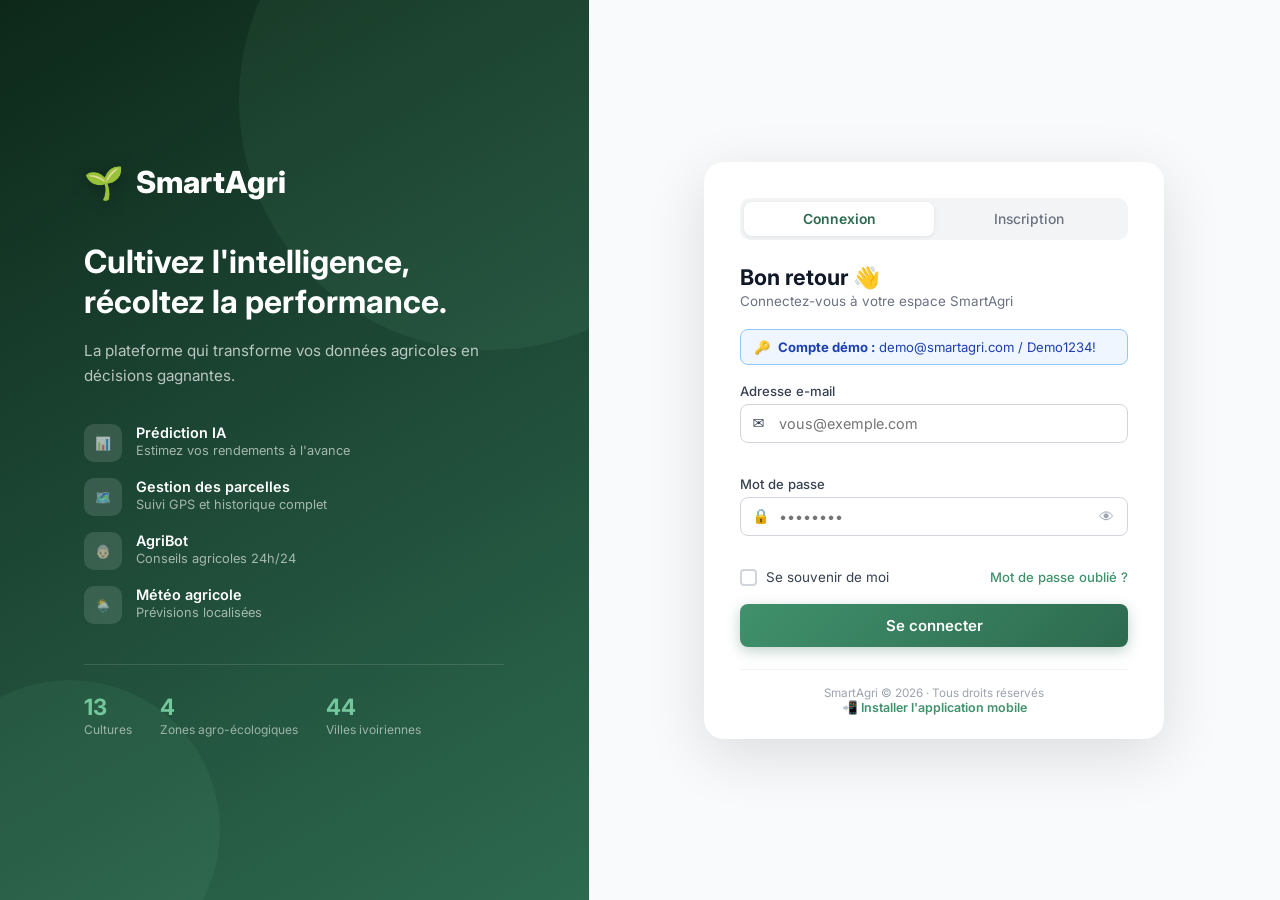
<file: smartagri/frontend/app/pages/agribot.html>
<!DOCTYPE html>
<html lang="fr">
<head>
  <meta charset="UTF-8"/>
  <meta name="viewport" content="width=device-width, initial-scale=1.0"/>
  <title>SmartAgri – AgriBot</title>
  <link rel="preconnect" href="https://fonts.googleapis.com"/>
  <link href="https://fonts.googleapis.com/css2?family=Inter:wght@300;400;500;600;700&display=swap" rel="stylesheet"/>
  <link rel="stylesheet" href="../assets/css/app.css"/>
  <style>
    /* Layout chat */
    .chat-layout {
      display: grid;
      grid-template-columns: 1fr 300px;
      gap: 20px;
      height: calc(100vh - var(--topbar-h) - 80px);
    }

    /* Fenêtre de chat */
    .chat-window {
      display: flex; flex-direction: column;
      background: var(--white);
      border: 1px solid var(--gray-200);
      border-radius: var(--radius-lg);
      overflow: hidden;
      box-shadow: var(--shadow-sm);
    }

    .chat-header {
      padding: 16px 20px;
      border-bottom: 1px solid var(--gray-200);
      display: flex; align-items: center; justify-content: space-between;
      background: linear-gradient(135deg, var(--green-700), var(--green-900));
      color: #fff;
    }
    .chat-header-left { display: flex; align-items: center; gap: 12px; }
    .bot-avatar {
      width: 42px; height: 42px; border-radius: 50%;
      background: rgba(255,255,255,.2);
      display: flex; align-items: center; justify-content: center;
      font-size: 1.3rem;
    }
    .bot-name   { font-weight: 700; font-size: .95rem; }
    .bot-status {
      font-size: .75rem; opacity: .75;
      display: flex; align-items: center; gap: 5px;
    }
    .status-dot {
      width: 7px; height: 7px; border-radius: 50%; background: #22c55e;
      animation: pulse 2s infinite;
    }
    @keyframes pulse {
      0%,100% { opacity:1; }
      50%      { opacity:.4; }
    }
    .chat-header-actions { display: flex; gap: 8px; }
    .chat-action-btn {
      background: rgba(255,255,255,.15); border: none; border-radius: 6px;
      color: #fff; cursor: pointer; padding: 6px 10px; font-size: .78rem;
      font-family: var(--font); transition: background .18s;
    }
    .chat-action-btn:hover { background: rgba(255,255,255,.25); }

    /* Messages */
    .chat-messages {
      flex: 1; overflow-y: auto; padding: 20px;
      display: flex; flex-direction: column; gap: 14px;
      background: var(--gray-50);
    }

    .msg-row { display: flex; gap: 10px; max-width: 85%; }
    .msg-row.user { align-self: flex-end; flex-direction: row-reverse; }
    .msg-row.bot  { align-self: flex-start; }

    .msg-avatar {
      width: 32px; height: 32px; border-radius: 50%; flex-shrink: 0;
      display: flex; align-items: center; justify-content: center;
      font-size: .85rem; font-weight: 700;
    }
    .msg-avatar.bot  { background: var(--green-100); color: var(--green-700); font-size: 1rem; }
    .msg-avatar.user { background: linear-gradient(135deg, var(--green-500), var(--green-700)); color: #fff; }

    .msg-bubble {
      padding: 10px 14px; border-radius: 14px;
      font-size: .88rem; line-height: 1.6;
      box-shadow: var(--shadow-xs);
    }
    .msg-bubble.bot {
      background: var(--white); color: var(--gray-800);
      border: 1px solid var(--gray-200);
      border-bottom-left-radius: 4px;
    }
    .msg-bubble.user {
      background: linear-gradient(135deg, var(--green-500), var(--green-700));
      color: #fff;
      border-bottom-right-radius: 4px;
    }
    .msg-bubble strong { font-weight: 600; }
    .msg-bubble code {
      background: rgba(0,0,0,.06); padding: 1px 4px;
      border-radius: 3px; font-size: .82rem; font-family: monospace;
    }
    .msg-bubble.bot code { background: var(--gray-100); }
    .msg-bubble table { border-collapse: collapse; margin: 6px 0; font-size: .82rem; }
    .msg-bubble td { padding: 4px 8px; border: 1px solid var(--gray-200); }
    .msg-time { font-size: .7rem; color: var(--gray-400); margin-top: 3px; text-align: right; }
    .msg-row.bot .msg-time { text-align: left; }

    /* Typing indicator */
    .typing-indicator { display: flex; gap: 5px; padding: 12px 14px; align-items: center; }
    .typing-dot {
      width: 7px; height: 7px; border-radius: 50%;
      background: var(--green-300); animation: bounce 1.2s infinite;
    }
    .typing-dot:nth-child(2) { animation-delay: .2s; }
    .typing-dot:nth-child(3) { animation-delay: .4s; }
    @keyframes bounce {
      0%,60%,100% { transform: translateY(0); }
      30%          { transform: translateY(-8px); }
    }

    /* Input zone */
    .chat-input-zone {
      padding: 14px 16px;
      border-top: 1px solid var(--gray-200);
      background: var(--white);
      display: flex; gap: 10px; align-items: flex-end;
    }
    .chat-textarea {
      flex: 1; padding: 10px 14px;
      border: 1.5px solid var(--gray-300); border-radius: 20px;
      font-family: var(--font); font-size: .9rem; color: var(--gray-900);
      resize: none; outline: none; max-height: 120px; overflow-y: auto;
      transition: border-color .18s, box-shadow .18s;
      line-height: 1.5;
    }
    .chat-textarea:focus {
      border-color: var(--green-500);
      box-shadow: 0 0 0 3px rgba(64,145,108,.12);
    }
    .send-btn {
      width: 42px; height: 42px; border-radius: 50%; flex-shrink: 0;
      background: linear-gradient(135deg, var(--green-500), var(--green-700));
      border: none; cursor: pointer; color: #fff; font-size: 1rem;
      display: flex; align-items: center; justify-content: center;
      transition: transform .18s, box-shadow .18s;
      box-shadow: 0 3px 10px rgba(45,106,79,.3);
    }
    .send-btn:hover:not(:disabled) { transform: scale(1.08); box-shadow: 0 5px 14px rgba(45,106,79,.4); }
    .send-btn:disabled { opacity: .5; cursor: not-allowed; }

    /* Panel latéral */
    .side-panel { display: flex; flex-direction: column; gap: 14px; overflow-y: auto; }

    /* Suggestions */
    .suggest-list { display: flex; flex-direction: column; gap: 7px; }
    .suggest-btn {
      text-align: left; padding: 10px 13px;
      background: var(--gray-50); border: 1px solid var(--gray-200);
      border-radius: var(--radius-md); font-family: var(--font);
      font-size: .83rem; color: var(--gray-700); cursor: pointer;
      transition: all .15s; display: flex; align-items: center; gap: 8px;
      line-height: 1.4;
    }
    .suggest-btn:hover {
      background: var(--green-50); border-color: var(--green-300);
      color: var(--green-700); transform: translateX(3px);
    }
    .suggest-icon { font-size: 1rem; flex-shrink: 0; }

    /* Infos bot */
    .bot-info { background: var(--green-50); border: 1px solid var(--green-200); border-radius: var(--radius-md); padding: 14px; }
    .bot-info-title { font-size: .78rem; font-weight: 700; color: var(--green-700); margin-bottom: 8px; }
    .bot-info-item { font-size: .78rem; color: var(--gray-600); display: flex; gap: 6px; margin-bottom: 5px; }

    @media(max-width:900px){
      .chat-layout { grid-template-columns: 1fr; height: auto; }
      .side-panel   { display: none; }
      .chat-window  { height: calc(100vh - var(--topbar-h) - 120px); }
    }
  </style>
</head>
<body>

<header class="topbar">
  <div class="topbar-left">
    <button class="menu-toggle" id="menu-toggle">☰</button>
    <a href="dashboard.html" class="topbar-logo"><span class="leaf">🌱</span>SmartAgri</a>
  </div>
  <div class="topbar-right">
    <div class="avatar-wrap">
      <div class="avatar" id="topbar-avatar" tabindex="0">JD</div>
      <div class="dropdown" id="user-dropdown">
        <div class="dropdown-header">
          <strong id="drop-name"></strong><span id="drop-email"></span>
          <span id="drop-role" style="font-size:.72rem;color:var(--green-500);font-weight:600;margin-top:2px;display:block;"></span>
        </div>
        <a href="dashboard.html">📊 Dashboard</a>
        <button class="logout" id="btn-logout">🚪 Déconnexion</button>
      </div>
    </div>
  </div>
</header>

<nav class="sidebar" id="sidebar">
  <div class="sidebar-section">Navigation</div>
  <a class="nav-link" href="dashboard.html" data-page="dashboard"><span class="icon">📊</span>Dashboard</a>
  <a class="nav-link" href="parcelles.html" data-page="parcelles"><span class="icon">🗺️</span>Mes parcelles</a>
  <a class="nav-link" href="prediction.html" data-page="prediction"><span class="icon">🔮</span>Prédiction IA</a>
  <a class="nav-link" href="meteo.html" data-page="meteo"><span class="icon">🌦️</span>Météo</a>
  <a class="nav-link active" href="agribot.html" data-page="agribot"><span class="icon">👵🏻​</span>AgriBot<span class="nav-badge">IA</span></a>
  <div class="sidebar-section">Compte</div>
  <button class="nav-link" onclick="Auth.logout()" data-page="logout" style="background:none;border:none;cursor:pointer;font-family:inherit;width:100%;text-align:left;"><span class="icon">🚪</span>Déconnexion</button>
</nav>

<main class="main-content" style="padding-bottom:0;">

  <div class="page-header" style="margin-bottom:16px;">
    <div class="page-header-left">
      <h1>👵🏻 AgriBot – Assistant IA</h1>
      <p>Posez vos questions agricoles, obtenez des conseils personnalisés</p>
    </div>
  </div>

  <div class="chat-layout">

    <!-- ── Fenêtre de chat ── -->
    <div class="chat-window">

      <!-- Header -->
      <div class="chat-header">
        <div class="chat-header-left">
          <div class="bot-avatar">👵🏻​</div>
          <div>
            <div class="bot-name">AgriBot</div>
            <div class="bot-status">
              <span class="status-dot"></span>
              En ligne · Prêt à vous aider
            </div>
          </div>
        </div>
        <div class="chat-header-actions">
          <button class="chat-action-btn" onclick="clearChat()" title="Effacer l'historique">
            🗑️ Effacer
          </button>
          <button class="chat-action-btn" onclick="exportChat()" title="Exporter la conversation">
            💾 Exporter
          </button>
        </div>
      </div>

      <!-- Messages -->
      <div class="chat-messages" id="chat-messages">
        <!-- Message de bienvenue chargé via JS -->
      </div>

      <!-- Zone de saisie -->
      <div class="chat-input-zone">
        <textarea class="chat-textarea" id="chat-input" rows="1"
                  placeholder="Posez votre question agricole…"
                  onkeydown="handleKey(event)"
                  oninput="autoResize(this)"></textarea>
        <button class="send-btn" id="send-btn" onclick="sendMessage()" title="Envoyer" aria-label="Envoyer">
          ➤
        </button>
      </div>

    </div>

    <!-- ── Panel latéral ── -->
    <div class="side-panel">

      <!-- Questions suggérées -->
      <div class="card">
        <div class="card-title" style="margin-bottom:12px;">💡 Questions suggérées</div>
        <div class="suggest-list">
          <button class="suggest-btn" onclick="suggest('Quels engrais pour le cacao en Côte d\'Ivoire ?')">
            <span class="suggest-icon">🍫</span>Engrais pour le cacao
          </button>
          <button class="suggest-btn" onclick="suggest('Quelle est la meilleure période pour semer le riz en Côte d\'Ivoire ?')">
            <span class="suggest-icon">🌾</span>Période de semis du riz
          </button>
          <button class="suggest-btn" onclick="suggest('Comment améliorer la fertilité de mon sol ferrallitique ?')">
            <span class="suggest-icon">🌍</span>Fertilité sol ivoirien
          </button>
          <button class="suggest-btn" onclick="suggest('Mon anacarde a des maladies, que faire ?')">
            <span class="suggest-icon">🥜</span>Maladies de l'anacarde
          </button>
          <button class="suggest-btn" onclick="suggest('Comment calculer le besoin en irrigation du maïs en CI ?')">
            <span class="suggest-icon">💧</span>Besoin en irrigation
          </button>
          <button class="suggest-btn" onclick="suggest('Quelles cultures sont adaptées au Nord de la Côte d\'Ivoire ?')">
            <span class="suggest-icon">🌴</span>Cultures du Nord CI
          </button>
          <button class="suggest-btn" onclick="suggest('Comment lutter contre la pourriture brune du cacao ?')">
            <span class="suggest-icon">🍫</span>Pourriture brune cacao
          </button>
        </div>
      </div>

      <!-- À propos AgriBot -->
      <div class="bot-info">
        <div class="bot-info-title">ℹ️ À propos d'AgriBot</div>
        <div class="bot-info-item">🌱 <span>Spécialisé en agriculture d'Afrique de l'Ouest</span></div>
        <div class="bot-info-item">📚 <span>Base de connaissances agronomiques</span></div>
        <div class="bot-info-item">🔒 <span>Conversations sauvegardées et privées</span></div>
        <div class="bot-info-item">⚡ <span>Répond en quelques secondes</span></div>
        <div style="margin-top:10px;padding-top:10px;border-top:1px solid var(--green-200);">
          <p style="font-size:.74rem;color:var(--gray-400);line-height:1.5;">
            AgriBot ne remplace pas un agronome de terrain. Pour des décisions critiques, consultez un technicien agricole.
          </p>
        </div>
      </div>

      <!-- Stats conversation -->
      <div class="card">
        <div class="card-title" style="margin-bottom:10px;">📊 Cette conversation</div>
        <div style="display:flex;flex-direction:column;gap:8px;">
          <div style="display:flex;justify-content:space-between;font-size:.84rem;">
            <span style="color:var(--gray-500);">Messages envoyés</span>
            <strong id="stat-msgs">0</strong>
          </div>
          <div style="display:flex;justify-content:space-between;font-size:.84rem;">
            <span style="color:var(--gray-500);">Réponses reçues</span>
            <strong id="stat-responses">0</strong>
          </div>
        </div>
      </div>

    </div>

  </div>
</main>

<div id="toast-container"></div>

<script src="../assets/js/api.js"></script>
<script>
requireAuth();
initTopbar();
setActiveNav('agribot');

const user = Auth.getUser();
let msgCount = 0;
let respCount = 0;

/* ── Auto-resize textarea ── */
function autoResize(el) {
  el.style.height = 'auto';
  el.style.height = Math.min(el.scrollHeight, 120) + 'px';
}

/* ── Touche Entrée pour envoyer ── */
function handleKey(e) {
  if (e.key === 'Enter' && !e.shiftKey) {
    e.preventDefault();
    sendMessage();
  }
}

/* ── Rendu d'un message ── */
function renderMessage(role, content, time = null) {
  const messages = document.getElementById('chat-messages');
  const initials = role === 'user'
    ? ((user?.firstname?.[0] || '') + (user?.lastname?.[0] || '')).toUpperCase() || 'U'
    : '👵🏻​';

  const timeStr = time
    ? new Date(time).toLocaleTimeString('fr-FR', { hour: '2-digit', minute: '2-digit' })
    : new Date().toLocaleTimeString('fr-FR', { hour: '2-digit', minute: '2-digit' });

  const htmlContent = role === 'assistant' ? markdownToHtml(content) : escapeHtml(content);

  const row = document.createElement('div');
  row.className = `msg-row ${role === 'user' ? 'user' : 'bot'}`;
  row.innerHTML = `
    <div class="msg-avatar ${role === 'user' ? 'user' : 'bot'}">${initials}</div>
    <div>
      <div class="msg-bubble ${role === 'user' ? 'user' : 'bot'}">${htmlContent}</div>
      <div class="msg-time">${timeStr}</div>
    </div>`;

  messages.appendChild(row);
  messages.scrollTop = messages.scrollHeight;
}

function escapeHtml(s) {
  return s.replace(/&/g,'&amp;').replace(/</g,'&lt;').replace(/>/g,'&gt;');
}

/* ── Indicateur "en train d'écrire" ── */
function showTyping() {
  const messages = document.getElementById('chat-messages');
  const div = document.createElement('div');
  div.className = 'msg-row bot';
  div.id = 'typing-row';
  div.innerHTML = `
    <div class="msg-avatar bot">👵🏻​</div>
    <div class="msg-bubble bot">
      <div class="typing-indicator">
        <div class="typing-dot"></div>
        <div class="typing-dot"></div>
        <div class="typing-dot"></div>
      </div>
    </div>`;
  messages.appendChild(div);
  messages.scrollTop = messages.scrollHeight;
}

function hideTyping() {
  document.getElementById('typing-row')?.remove();
}

/* ── Envoyer un message ── */
async function sendMessage() {
  const input = document.getElementById('chat-input');
  const content = input.value.trim();
  if (!content) return;

  input.value = '';
  input.style.height = 'auto';

  renderMessage('user', content);
  msgCount++;
  document.getElementById('stat-msgs').textContent = msgCount;

  const btn = document.getElementById('send-btn');
  btn.disabled = true;
  showTyping();

  try {
    const response = await ApiAgribot.sendMessage(content);
    hideTyping();
    renderMessage('assistant', response.content, response.created_at);
    respCount++;
    document.getElementById('stat-responses').textContent = respCount;
  } catch (e) {
    hideTyping();
    renderMessage('assistant', '❌ Erreur : ' + e.message);
  } finally {
    btn.disabled = false;
    input.focus();
  }
}

/* ── Suggestion rapide ── */
function suggest(text) {
  const input = document.getElementById('chat-input');
  input.value = text;
  autoResize(input);
  input.focus();
}

/* ── Effacer l'historique ── */
async function clearChat() {
  if (!confirm('Effacer toute la conversation ?')) return;
  try {
    await ApiAgribot.clearHistory();
    document.getElementById('chat-messages').innerHTML = '';
    msgCount = 0; respCount = 0;
    document.getElementById('stat-msgs').textContent = '0';
    document.getElementById('stat-responses').textContent = '0';
    showWelcome();
    showToast('Conversation effacée.', 'success');
  } catch(e) {
    showToast('Erreur : ' + e.message, 'error');
  }
}

/* ── Exporter la conversation ── */
function exportChat() {
  const messages = document.querySelectorAll('.msg-bubble');
  const rows     = document.querySelectorAll('.msg-row');
  let text = 'Conversation AgriBot – SmartAgri\n';
  text += '='.repeat(40) + '\n\n';
  rows.forEach(row => {
    const isUser = row.classList.contains('user');
    const bubble = row.querySelector('.msg-bubble');
    const time   = row.querySelector('.msg-time');
    if (bubble) {
      text += `[${isUser ? 'Vous' : 'AgriBot'}] ${time?.textContent || ''}\n`;
      text += bubble.innerText + '\n\n';
    }
  });
  const blob = new Blob([text], { type: 'text/plain' });
  const a = document.createElement('a');
  a.href = URL.createObjectURL(blob);
  a.download = `agribot_${new Date().toISOString().slice(0,10)}.txt`;
  a.click();
  showToast('Conversation exportée.', 'success');
}

/* ── Message de bienvenue ── */
function showWelcome() {
  const name = user?.firstname || 'agriculteur';
  renderMessage('assistant',
    `👋 Bonjour **${name}** ! Je suis **AgriBot**, votre assistant agricole intelligent pour la 🇨🇮 Côte d'Ivoire.\n\n` +
    `Je suis là pour vous aider avec :\n` +
    `• 🍫 **Cacao, café, anacarde** — cultures de rente ivoiriennes\n` +
    `• 🌾 **Maïs, riz, manioc, igname** — cultures vivrières\n` +
    `• 💧 **Irrigation et pluviométrie** locale\n` +
    `• 🌿 **Engrais et fertilité** des sols ivoiriens\n` +
    `• 📅 **Calendriers culturaux** (Sud, Centre, Nord CI)\n` +
    `• 🦠 **Maladies et ravageurs** locaux\n\n` +
    `Posez-moi votre question agricole !`
  );
}

/* ── Charger l'historique existant ── */
async function loadHistory() {
  try {
    const history = await ApiAgribot.historique();
    if (history.length === 0) {
      showWelcome();
      return;
    }
    history.forEach(msg => {
      renderMessage(msg.role === 'user' ? 'user' : 'assistant', msg.content, msg.created_at);
      if (msg.role === 'user') msgCount++;
      else respCount++;
    });
    document.getElementById('stat-msgs').textContent      = msgCount;
    document.getElementById('stat-responses').textContent = respCount;
  } catch(e) {
    showWelcome();
  }
}

/* ── Init ── */
loadHistory();
</script>
</body>
</html>
</file>
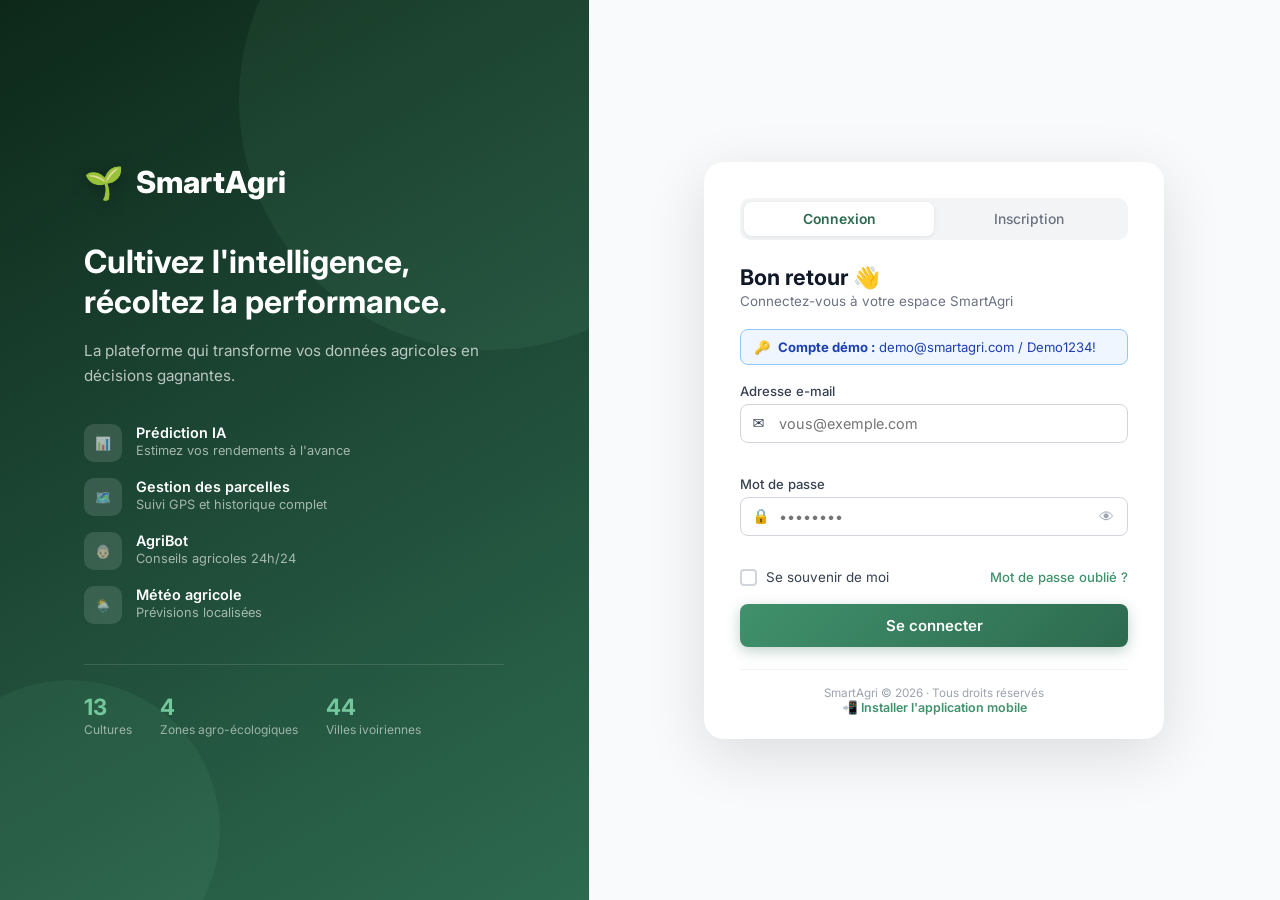
<file: smartagri/frontend/app/pages/dashboard.html>
<!DOCTYPE html>
<html lang="fr">
<head>
  <meta charset="UTF-8"/>
  <meta name="viewport" content="width=device-width, initial-scale=1.0"/>
  <title>SmartAgri – Dashboard</title>
  <link rel="preconnect" href="https://fonts.googleapis.com"/>
  <link href="https://fonts.googleapis.com/css2?family=Inter:wght@300;400;500;600;700&display=swap" rel="stylesheet"/>
  <link rel="stylesheet" href="../assets/css/app.css"/>
  <style>
    /* Graphique mini-barres */
    .bar-chart { display:flex; align-items:flex-end; gap:6px; height:80px; padding-top:8px; }
    .bar-col   { display:flex; flex-direction:column; align-items:center; gap:4px; flex:1; }
    .bar       { width:100%; border-radius:4px 4px 0 0; background:var(--green-300);
                 transition:height .5s cubic-bezier(.34,1.56,.64,1); min-height:4px; }
    .bar:hover { background:var(--green-500); }
    .bar-label { font-size:.65rem; color:var(--gray-400); white-space:nowrap; }
    .bar-val   { font-size:.68rem; font-weight:600; color:var(--green-700); }

    /* Météo cards */
    .meteo-strip { display:flex; gap:10px; overflow-x:auto; padding-bottom:4px; }
    .meteo-day {
      flex:0 0 90px; text-align:center; padding:12px 8px;
      background:var(--gray-50); border:1px solid var(--gray-200);
      border-radius:var(--radius-md);
    }
    .meteo-day.today { background:var(--green-50); border-color:var(--green-300); }
    .meteo-day-name { font-size:.72rem; color:var(--gray-400); margin-bottom:4px; font-weight:500; }
    .meteo-day-icon { font-size:1.6rem; line-height:1; margin-bottom:4px; }
    .meteo-day-temp { font-size:.9rem; font-weight:700; color:var(--gray-900); }
    .meteo-day-rain { font-size:.72rem; color:#3b82f6; margin-top:2px; }

    /* Quick actions */
    .quick-actions { display:grid; grid-template-columns:repeat(4,1fr); gap:12px; margin-bottom:24px; }
    .qa-btn {
      display:flex; flex-direction:column; align-items:center; gap:8px;
      padding:18px 12px; background:var(--white);
      border:2px solid var(--gray-200); border-radius:var(--radius-lg);
      cursor:pointer; font-family:var(--font); transition:all .18s;
      text-decoration:none;
    }
    .qa-btn:hover { border-color:var(--green-300); background:var(--green-50); transform:translateY(-2px); box-shadow:var(--shadow-md); }
    .qa-icon { font-size:1.8rem; }
    .qa-label { font-size:.8rem; font-weight:600; color:var(--gray-700); text-align:center; }

    /* Activité récente */
    .activity-list { display:flex; flex-direction:column; }
    .activity-item {
      display:flex; align-items:flex-start; gap:12px;
      padding:12px 0; border-bottom:1px solid var(--gray-100);
    }
    .activity-item:last-child { border-bottom:none; }
    .activity-dot {
      width:34px; height:34px; border-radius:50%; flex-shrink:0;
      display:flex; align-items:center; justify-content:center; font-size:.9rem;
    }
    .activity-body { flex:1; min-width:0; }
    .activity-title { font-size:.87rem; font-weight:500; color:var(--gray-900); }
    .activity-time  { font-size:.75rem; color:var(--gray-400); margin-top:2px; }

    /* Progression cultures */
    .culture-list { display:flex; flex-direction:column; gap:14px; }
    .culture-item { display:flex; align-items:center; gap:12px; }
    .culture-icon { font-size:1.3rem; width:32px; text-align:center; flex-shrink:0; }
    .culture-info { flex:1; min-width:0; }
    .culture-name { font-size:.85rem; font-weight:600; color:var(--gray-800); }
    .culture-progress-wrap { display:flex; align-items:center; gap:8px; margin-top:4px; }
    .culture-bar-bg { flex:1; height:6px; background:var(--gray-200); border-radius:3px; overflow:hidden; }
    .culture-bar-fill { height:100%; border-radius:3px; background:linear-gradient(90deg,var(--green-300),var(--green-500)); transition:width .8s cubic-bezier(.34,1.56,.64,1); }
    .culture-pct { font-size:.75rem; font-weight:600; color:var(--green-700); min-width:32px; text-align:right; }

    @media(max-width:900px){.quick-actions{grid-template-columns:repeat(2,1fr);}}
    @media(max-width:480px){.quick-actions{grid-template-columns:1fr 1fr;}}
  </style>
</head>
<body>

<!-- ══ TOPBAR ══ -->
<header class="topbar">
  <div class="topbar-left">
    <button class="menu-toggle" id="menu-toggle" aria-label="Menu">☰</button>
    <a href="dashboard.html" class="topbar-logo"><span class="leaf">🌱</span>SmartAgri</a>
  </div>
  <div class="topbar-right">
    <button class="notif-btn" title="Notifications" aria-label="Notifications">
      🔔<span class="notif-badge"></span>
    </button>
    <div class="avatar-wrap">
      <div class="avatar" id="topbar-avatar" tabindex="0" role="button" aria-haspopup="true">JD</div>
      <div class="dropdown" id="user-dropdown" role="menu">
        <div class="dropdown-header">
          <strong id="drop-name">Jean Diallo</strong>
          <span id="drop-email">demo@smartagri.com</span>
          <span id="drop-role" style="font-size:.72rem;color:var(--green-500);font-weight:600;margin-top:2px;display:block;"></span>
        </div>
        <a href="dashboard.html">👤 Mon profil</a>
        <a href="#" onclick="alert('Paramètres à venir')">⚙️ Paramètres</a>
        <button class="logout" id="btn-logout">🚪 Déconnexion</button>
      </div>
    </div>
  </div>
</header>

<!-- ══ SIDEBAR ══ -->
<nav class="sidebar" id="sidebar">
  <div class="sidebar-section">Navigation</div>
  <a class="nav-link active" href="dashboard.html"  data-page="dashboard"><span class="icon">📊</span>Dashboard</a>
  <a class="nav-link" href="parcelles.html"          data-page="parcelles"><span class="icon">🗺️</span>Mes parcelles</a>
  <a class="nav-link" href="prediction.html"         data-page="prediction"><span class="icon">🔮</span>Prédiction IA</a>
  <a class="nav-link" href="meteo.html"              data-page="meteo"><span class="icon">🌦️</span>Météo</a>
  <a class="nav-link" href="agribot.html"            data-page="agribot"><span class="icon">👵🏻​</span>AgriBot<span class="nav-badge">IA</span></a>
  <div class="sidebar-section">Compte</div>
  <button class="nav-link" onclick="Auth.logout()" data-page="logout" style="background:none;border:none;cursor:pointer;font-family:inherit;width:100%;text-align:left;"><span class="icon">🚪</span>Déconnexion</button>
</nav>

<!-- ══ CONTENU ══ -->
<main class="main-content">

  <!-- En-tête -->
  <div class="page-header">
    <div class="page-header-left">
      <h1 id="welcome-msg">Bonjour, Jean 👋</h1>
      <p id="date-label">Chargement...</p>
    </div>
    <a href="prediction.html" class="btn btn-primary">
      🔮 Nouvelle prédiction
    </a>
  </div>

  <!-- Actions rapides -->
  <div class="quick-actions">
    <a class="qa-btn" href="parcelles.html">
      <span class="qa-icon">🗺️</span><span class="qa-label">Mes parcelles</span>
    </a>
    <a class="qa-btn" href="prediction.html">
      <span class="qa-icon">🔮</span><span class="qa-label">Prédire rendement</span>
    </a>
    <a class="qa-btn" href="meteo.html">
      <span class="qa-icon">🌦️</span><span class="qa-label">Voir la météo</span>
    </a>
    <a class="qa-btn" href="agribot.html">
      <span class="qa-icon">👵🏻​</span><span class="qa-label">Parler à AgriBot</span>
    </a>
  </div>

  <!-- Stats -->
  <div class="stats-grid" id="stats-grid">
    <div class="stat-card">
      <div class="stat-icon-wrap green">🗺️</div>
      <div class="stat-info">
        <div class="stat-value" id="stat-parcelles">–</div>
        <div class="stat-label">Parcelles actives</div>
        <div class="stat-trend neutral" id="trend-parcelles">Chargement...</div>
      </div>
    </div>
    <div class="stat-card">
      <div class="stat-icon-wrap orange">🌾</div>
      <div class="stat-info">
        <div class="stat-value" id="stat-rendement">–</div>
        <div class="stat-label">Rendement moyen prédit</div>
        <div class="stat-trend up" id="trend-rendement">↑ En hausse</div>
      </div>
    </div>
    <div class="stat-card">
      <div class="stat-icon-wrap blue">🌡️</div>
      <div class="stat-info">
        <div class="stat-value" id="stat-temp">–</div>
        <div class="stat-label">Température actuelle</div>
        <div class="stat-trend neutral" id="trend-temp">Abidjan</div>
      </div>
    </div>
    <div class="stat-card">
      <div class="stat-icon-wrap purple">🔮</div>
      <div class="stat-info">
        <div class="stat-value" id="stat-predictions">–</div>
        <div class="stat-label">Prédictions effectuées</div>
        <div class="stat-trend neutral">Total</div>
      </div>
    </div>
  </div>

  <!-- Grille principale -->
  <div style="display:grid;grid-template-columns:1fr 1fr;gap:20px;margin-bottom:24px;">

    <!-- Météo -->
    <div class="card">
      <div class="card-header">
        <span class="card-title">🌦️ Prévisions météo – Yamoussoukro</span>
        <a href="meteo.html" class="btn btn-ghost btn-sm">Voir tout →</a>
      </div>
      <div class="meteo-strip" id="meteo-strip">
        <div class="skeleton" style="height:90px;flex:0 0 90px;border-radius:10px;"></div>
        <div class="skeleton" style="height:90px;flex:0 0 90px;border-radius:10px;"></div>
        <div class="skeleton" style="height:90px;flex:0 0 90px;border-radius:10px;"></div>
        <div class="skeleton" style="height:90px;flex:0 0 90px;border-radius:10px;"></div>
        <div class="skeleton" style="height:90px;flex:0 0 90px;border-radius:10px;"></div>
      </div>
    </div>

    <!-- Graphique rendements -->
    <div class="card">
      <div class="card-header">
        <span class="card-title">📊 Rendements prédits (t/ha)</span>
        <a href="prediction.html" class="btn btn-ghost btn-sm">Historique →</a>
      </div>
      <div class="bar-chart" id="bar-chart">
        <div class="skeleton" style="height:60px;flex:1;border-radius:4px;"></div>
        <div class="skeleton" style="height:40px;flex:1;border-radius:4px;"></div>
        <div class="skeleton" style="height:70px;flex:1;border-radius:4px;"></div>
        <div class="skeleton" style="height:50px;flex:1;border-radius:4px;"></div>
        <div class="skeleton" style="height:65px;flex:1;border-radius:4px;"></div>
      </div>
      <p style="font-size:.75rem;color:var(--gray-400);text-align:center;margin-top:8px;">5 dernières prédictions</p>
    </div>

  </div>

  <!-- Grille secondaire -->
  <div style="display:grid;grid-template-columns:1fr 1fr;gap:20px;">

    <!-- Progression des cultures -->
    <div class="card">
      <div class="card-header">
        <span class="card-title">🌱 Mes cultures en cours</span>
        <a href="parcelles.html" class="btn btn-ghost btn-sm">Gérer →</a>
      </div>
      <div class="culture-list" id="culture-list">
        <div class="empty-state">
          <div class="empty-state-icon">🌾</div>
          <h3>Aucune parcelle</h3>
          <p>Ajoutez vos premières parcelles</p>
          <a href="parcelles.html" class="btn btn-primary btn-sm">+ Ajouter</a>
        </div>
      </div>
    </div>

    <!-- Activité récente -->
    <div class="card">
      <div class="card-header">
        <span class="card-title">🕐 Activité récente</span>
      </div>
      <div class="activity-list" id="activity-list">
        <div class="activity-item">
          <div class="activity-dot" style="background:var(--green-100);">🌱</div>
          <div class="activity-body">
            <div class="activity-title">Bienvenue sur SmartAgri !</div>
            <div class="activity-time">Aujourd'hui</div>
          </div>
        </div>
      </div>
    </div>

  </div>

</main>

<div id="toast-container"></div>

<script src="../assets/js/api.js"></script>
<script>
/* ── Vérif auth ── */
requireAuth();
initTopbar();
setActiveNav('dashboard');

/* ── Date ── */
const now = new Date();
const opts = { weekday:'long', day:'numeric', month:'long', year:'numeric' };
document.getElementById('date-label').textContent =
  now.toLocaleDateString('fr-FR', opts);

/* ── Message de bienvenue ── */
const user = Auth.getUser();
if (user) {
  document.getElementById('welcome-msg').textContent =
    `Bonjour, ${user.firstname} 👋`;
}

/* ── Charger la météo ── */
async function loadMeteo() {
  try {
    const [current, previsions] = await Promise.all([
      ApiMeteo.current('Abidjan'),
      ApiMeteo.previsions('Abidjan'),
    ]);

    // Stat température
    document.getElementById('stat-temp').textContent = `${current.temperature}°C`;
      document.getElementById('trend-temp').textContent =
      `${current.description} · ${current.ville}`;

    // Strip météo
    const strip = document.getElementById('meteo-strip');
    strip.innerHTML = '';
    previsions.previsions.forEach((day, i) => {
      const icon = meteoIcon(day.icone);
      strip.innerHTML += `
        <div class="meteo-day ${i === 0 ? 'today' : ''}">
          <div class="meteo-day-name">${day.label}</div>
          <div class="meteo-day-icon">${icon}</div>
          <div class="meteo-day-temp">${day.temp}°C</div>
          <div class="meteo-day-rain">💧 ${day.pluie} mm</div>
        </div>`;
    });
  } catch (e) {
    document.getElementById('meteo-strip').innerHTML =
      '<p style="color:var(--gray-400);font-size:.85rem;">Météo indisponible</p>';
  }
}

/* ── Charger les parcelles ── */
async function loadParcelles() {
  try {
    const parcelles = await ApiParcelles.list();
    document.getElementById('stat-parcelles').textContent = parcelles.length;
    document.getElementById('trend-parcelles').textContent =
      parcelles.length > 0 ? `${parcelles.length} parcelle(s)` : 'Aucune parcelle';

    const cultureList = document.getElementById('culture-list');
    const icons = { cacao:'🍫', cafe:'☕', mais:'🌽', riz:'🌾', manioc:'🥔', igname:'🍠', coton:'☁️', anacarde:'🥜', palmier:'🌴', hevea:'🌳' };
    const statuts = { active:'En cours', en_repos:'En repos', recoltee:'Récoltée' };
    const pcts = { active:65, en_repos:30, recoltee:100 };

    if (parcelles.length === 0) {
      cultureList.innerHTML = `
        <div class="empty-state">
          <div class="empty-state-icon">🌾</div>
          <h3>Aucune parcelle</h3>
          <p>Ajoutez votre première parcelle</p>
          <a href="parcelles.html" class="btn btn-primary btn-sm">+ Ajouter</a>
        </div>`;
      return;
    }

    cultureList.innerHTML = parcelles.slice(0, 4).map(p => {
      const pct = pcts[p.statut] || 50;
      return `
        <div class="culture-item">
          <span class="culture-icon">${icons[p.culture] || '🌱'}</span>
          <div class="culture-info">
            <div class="culture-name">${p.nom} <span class="badge badge-green" style="font-size:.68rem;">${p.culture}</span></div>
            <div class="culture-progress-wrap">
              <div class="culture-bar-bg">
                <div class="culture-bar-fill" style="width:0%" data-pct="${pct}"></div>
              </div>
              <span class="culture-pct">${pct}%</span>
            </div>
            <div style="font-size:.72rem;color:var(--gray-400);margin-top:2px;">${p.superficie} ha · ${statuts[p.statut] || p.statut}</div>
          </div>
        </div>`;
    }).join('');

    // Animer les barres
    setTimeout(() => {
      document.querySelectorAll('.culture-bar-fill').forEach(el => {
        el.style.width = el.dataset.pct + '%';
      });
    }, 100);

    // Activité
    const actList = document.getElementById('activity-list');
    actList.innerHTML = parcelles.slice(0, 4).map(p => `
      <div class="activity-item">
        <div class="activity-dot" style="background:var(--green-100);">${icons[p.culture] || '🌱'}</div>
        <div class="activity-body">
          <div class="activity-title">Parcelle <strong>${p.nom}</strong> – ${p.culture}</div>
          <div class="activity-time">${formatDateShort(p.created_at)}</div>
        </div>
      </div>`).join('');

  } catch(e) {
    document.getElementById('stat-parcelles').textContent = '–';
  }
}

/* ── Charger les prédictions ── */
async function loadPredictions() {
  try {
    const preds = await ApiPrediction.historique();
    document.getElementById('stat-predictions').textContent = preds.length;

    if (preds.length > 0) {
      const avg = preds.reduce((s, p) => s + p.rendement_predit, 0) / preds.length;
      document.getElementById('stat-rendement').textContent = avg.toFixed(1) + ' t/ha';
    }

    // Graphique barres
    const chart = document.getElementById('bar-chart');
    if (preds.length === 0) {
      chart.innerHTML = `<div class="empty-state" style="width:100%;padding:20px 0;">
        <p style="color:var(--gray-400);font-size:.82rem;">Aucune prédiction encore</p>
      </div>`;
      return;
    }

    const last5  = preds.slice(0, 5).reverse();
    const maxVal = Math.max(...last5.map(p => p.rendement_predit), 1);
    const cultureIcons = { cacao:'🍫', cafe:'☕', mais:'🌽', riz:'🌾', manioc:'🥔', igname:'🍠', coton:'☁️', anacarde:'🥜', palmier:'🌴', hevea:'🌳', arachide:'🥜', sorgho:'🌿', mil:'🌿' };

    chart.innerHTML = last5.map(p => {
      const pct = (p.rendement_predit / maxVal) * 100;
      return `
        <div class="bar-col">
          <span class="bar-val">${p.rendement_predit}</span>
          <div class="bar" style="height:${Math.max(pct * 0.7, 4)}px"
               title="${p.culture} – ${p.rendement_predit} t/ha"></div>
          <span class="bar-label">${cultureIcons[p.culture] || '🌱'}</span>
        </div>`;
    }).join('');

  } catch(e) {
    document.getElementById('stat-predictions').textContent = '0';
  }
}

/* ── Init ── */
loadMeteo();
loadParcelles();
loadPredictions();
</script>
</body>
</html>
</file>
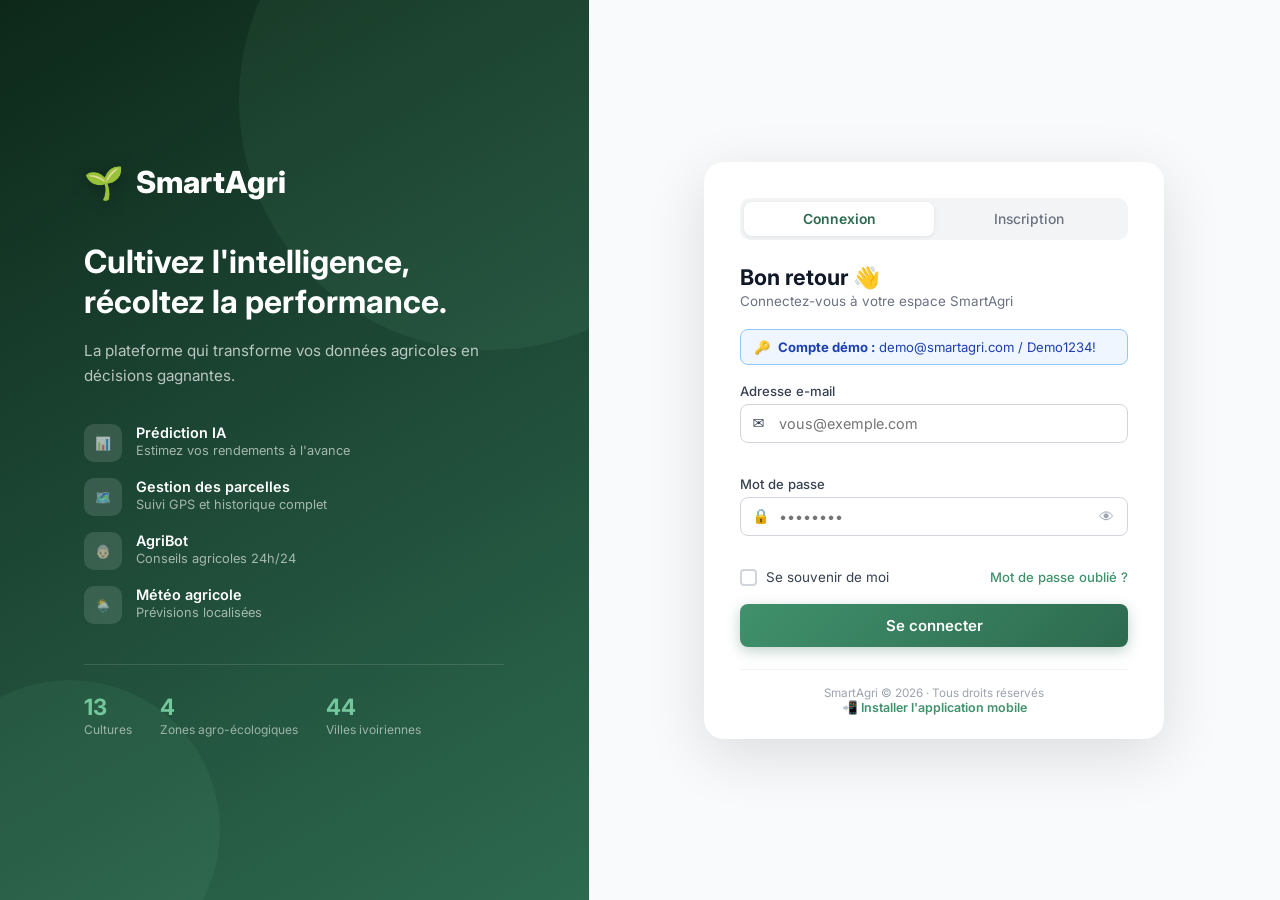
<file: smartagri/frontend/app/pages/meteo.html>
<!DOCTYPE html>
<html lang="fr">
<head>
  <meta charset="UTF-8"/>
  <meta name="viewport" content="width=device-width, initial-scale=1.0"/>
  <title>SmartAgri – Météo</title>
  <link rel="preconnect" href="https://fonts.googleapis.com"/>
  <link href="https://fonts.googleapis.com/css2?family=Inter:wght@300;400;500;600;700&display=swap" rel="stylesheet"/>
  <link rel="stylesheet" href="../assets/css/app.css"/>
  <style>
    /* ── Hero météo ── */
    .meteo-hero {
      background: linear-gradient(135deg, #1b4332 0%, #2d6a4f 50%, #40916c 100%);
      color:#fff; border-radius:var(--radius-xl); padding:28px 32px;
      margin-bottom:20px; position:relative; overflow:hidden;
    }
    .meteo-hero::before {
      content:''; position:absolute; right:-60px; top:-60px;
      width:240px; height:240px; border-radius:50%;
      background:rgba(255,255,255,.06);
    }
    .meteo-hero-top {
      display:flex; align-items:flex-start; justify-content:space-between;
      margin-bottom:20px; flex-wrap:wrap; gap:14px;
    }
    .hero-location { display:flex; flex-direction:column; gap:3px; }
    .hero-city     { font-size:1.25rem; font-weight:700; }
    .hero-source   { font-size:.72rem; opacity:.6; }
    .meteo-search  {
      display:flex; gap:8px; align-items:center;
      background:rgba(255,255,255,.15); border-radius:999px; padding:5px 8px 5px 14px;
    }
    .meteo-search input {
      background:transparent; border:none; outline:none;
      color:#fff; font-family:var(--font); font-size:.88rem; width:150px;
    }
    .meteo-search input::placeholder { color:rgba(255,255,255,.55); }
    .meteo-search-btn {
      background:rgba(255,255,255,.22); border:none; border-radius:999px;
      padding:5px 13px; color:#fff; cursor:pointer; font-family:var(--font);
      font-size:.82rem; transition:background .18s;
    }
    .meteo-search-btn:hover { background:rgba(255,255,255,.32); }

    /* ── Météo actuelle ── */
    .meteo-main { display:flex; align-items:center; gap:24px; margin-bottom:20px; }
    .current-icon { font-size:5rem; line-height:1; }
    .current-temp { font-size:4.5rem; font-weight:800; line-height:1; }
    .current-details-col { display:flex; flex-direction:column; gap:4px; }
    .current-desc  { font-size:1rem; opacity:.9; font-weight:500; }
    .current-sub   { font-size:.84rem; opacity:.65; }

    /* ── Métriques détaillées ── */
    .meteo-metrics {
      display:grid; grid-template-columns:repeat(4,1fr); gap:10px;
      background:rgba(255,255,255,.08); border-radius:12px; padding:14px;
    }
    .metric { text-align:center; }
    .metric-val   { font-size:1.1rem; font-weight:700; }
    .metric-lbl   { font-size:.7rem; opacity:.65; margin-top:2px; }
    .metric-icon  { font-size:1rem; margin-bottom:2px; }

    /* ── Source badge ── */
    .source-badge {
      display:inline-flex; align-items:center; gap:5px;
      background:rgba(255,255,255,.15); border-radius:999px;
      padding:3px 10px; font-size:.72rem; margin-bottom:16px;
    }
    .source-dot { width:6px; height:6px; border-radius:50%; background:#22c55e; }

    /* ── Prévisions 7 jours ── */
    .prev-strip {
      display:grid; grid-template-columns:repeat(7,1fr);
      gap:10px; margin-bottom:20px;
    }
    .prev-day {
      background:var(--white); border:1px solid var(--gray-200);
      border-radius:var(--radius-lg); padding:12px 6px; text-align:center;
      box-shadow:var(--shadow-sm); transition:all .18s; cursor:default;
    }
    .prev-day:hover { box-shadow:var(--shadow-md); transform:translateY(-2px); }
    .prev-day.today { border-color:var(--green-300); background:var(--green-50); }
    .prev-label  { font-size:.68rem; font-weight:700; color:var(--gray-500);
                   text-transform:uppercase; margin-bottom:6px; }
    .prev-icon   { font-size:1.6rem; margin-bottom:4px; }
    .prev-temps  { font-size:.82rem; font-weight:600; color:var(--gray-900); }
    .prev-temps .tmin { color:var(--gray-400); font-weight:400; }
    .prev-rain   {
      font-size:.7rem; color:#3b82f6; margin-top:4px;
      display:flex; align-items:center; justify-content:center; gap:2px;
    }
    .prev-prob   { font-size:.68rem; color:var(--gray-400); margin-top:2px; }

    /* Barre d'irrigation */
    .prev-etp-bar {
      height:3px; background:var(--gray-100); border-radius:2px; margin-top:5px; overflow:hidden;
    }
    .prev-etp-fill { height:100%; background:#f97316; border-radius:2px; }

    /* ── Résumé agronomique 7j ── */
    .agro-summary {
      display:grid; grid-template-columns:repeat(3,1fr); gap:14px;
      margin-bottom:20px;
    }
    .agro-sum-card {
      background:var(--white); border:1px solid var(--gray-200);
      border-radius:var(--radius-lg); padding:16px 18px;
      display:flex; align-items:center; gap:12px;
      box-shadow:var(--shadow-sm);
    }
    .agro-sum-icon { font-size:1.8rem; flex-shrink:0; }
    .agro-sum-val  { font-size:1.3rem; font-weight:700; color:var(--gray-900); }
    .agro-sum-lbl  { font-size:.75rem; color:var(--gray-500); }
    .agro-sum-sub  { font-size:.72rem; color:var(--green-700); font-weight:600; margin-top:2px; }

    /* ── Bouton prédire depuis météo ── */
    .predict-from-meteo {
      background:var(--green-50); border:1.5px solid var(--green-300);
      border-radius:var(--radius-md); padding:14px 16px;
      display:flex; align-items:center; justify-content:space-between; gap:12px;
      margin-bottom:20px; flex-wrap:wrap;
    }
    .pfm-text strong { font-size:.9rem; color:var(--green-700); }
    .pfm-text p      { font-size:.8rem; color:var(--gray-500); margin-top:2px; }

    /* ── Conseils agronomiques ── */
    .agro-tips { display:grid; grid-template-columns:repeat(auto-fit, minmax(220px,1fr)); gap:12px; }
    .agro-tip  {
      background:var(--white); border:1px solid var(--gray-200);
      border-radius:var(--radius-md); padding:14px;
      display:flex; gap:12px; align-items:flex-start;
    }
    .agro-tip-icon { font-size:1.4rem; flex-shrink:0; }
    .agro-tip h4   { font-size:.85rem; font-weight:600; color:var(--gray-900); margin-bottom:3px; }
    .agro-tip p    { font-size:.78rem; color:var(--gray-500); line-height:1.5; }

    /* ── Villes rapides ── */
    .villes-bar { display:flex; gap:8px; flex-wrap:wrap; margin-bottom:14px; align-items:center; }
    .ville-btn  {
      padding:5px 13px; border-radius:999px; border:1.5px solid var(--gray-300);
      background:var(--white); font-family:var(--font); font-size:.8rem;
      font-weight:500; color:var(--gray-600); cursor:pointer; transition:all .15s;
    }
    .ville-btn:hover, .ville-btn.active {
      border-color:var(--green-500); background:var(--green-50); color:var(--green-700);
    }

    @media(max-width:900px) { .prev-strip{grid-template-columns:repeat(4,1fr);} }
    @media(max-width:600px) {
      .prev-strip{grid-template-columns:repeat(2,1fr);}
      .meteo-metrics{grid-template-columns:repeat(2,1fr);}
      .agro-summary{grid-template-columns:1fr;}
    }
  </style>
</head>
<body>

<header class="topbar">
  <div class="topbar-left">
    <button class="menu-toggle" id="menu-toggle">☰</button>
    <a href="dashboard.html" class="topbar-logo"><span class="leaf">🌱</span>SmartAgri</a>
  </div>
  <div class="topbar-right">
    <div class="avatar-wrap">
      <div class="avatar" id="topbar-avatar" tabindex="0">JD</div>
      <div class="dropdown" id="user-dropdown">
        <div class="dropdown-header">
          <strong id="drop-name"></strong><span id="drop-email"></span>
          <span id="drop-role" style="font-size:.72rem;color:var(--green-500);font-weight:600;margin-top:2px;display:block;"></span>
        </div>
        <a href="dashboard.html">📊 Dashboard</a>
        <button class="logout" id="btn-logout">🚪 Déconnexion</button>
      </div>
    </div>
  </div>
</header>

<nav class="sidebar" id="sidebar">
  <div class="sidebar-section">Navigation</div>
  <a class="nav-link" href="dashboard.html"  data-page="dashboard"><span class="icon">📊</span>Dashboard</a>
  <a class="nav-link" href="parcelles.html"  data-page="parcelles"><span class="icon">🗺️</span>Mes parcelles</a>
  <a class="nav-link" href="prediction.html" data-page="prediction"><span class="icon">🔮</span>Prédiction IA</a>
  <a class="nav-link active" href="meteo.html" data-page="meteo"><span class="icon">🌦️</span>Météo</a>
  <a class="nav-link" href="agribot.html"    data-page="agribot"><span class="icon">👵🏻​</span>AgriBot<span class="nav-badge">IA</span></a>
  <div class="sidebar-section">Compte</div>
  <button class="nav-link" onclick="Auth.logout()" data-page="logout" style="background:none;border:none;cursor:pointer;font-family:inherit;width:100%;text-align:left;"><span class="icon">🚪</span>Déconnexion</button>
</nav>

<main class="main-content">

  <div class="page-header">
    <div class="page-header-left">
      <h1>🌦️ Météo Agricole</h1>
      <p id="header-sub">Données temps réel · Open-Meteo</p>
    </div>
    <button class="btn btn-outline btn-sm" onclick="loadVille(currentVille, null)" title="Actualiser">
      ↺ Actualiser
    </button>
  </div>

  <!-- Villes rapides -->
  <div class="villes-bar">
    <span style="font-size:.78rem;color:var(--gray-400);font-weight:600;">🇨🇮 Côte d'Ivoire :</span>
    <button class="ville-btn active" data-ville="Abidjan"       onclick="loadVille('Abidjan',       this)">📍 Abidjan</button>
    <button class="ville-btn"        data-ville="Yamoussoukro"  onclick="loadVille('Yamoussoukro',  this)">Yamoussoukro</button>
    <button class="ville-btn"        data-ville="Bouaké"        onclick="loadVille('Bouaké',        this)">Bouaké</button>
    <button class="ville-btn"        data-ville="Daloa"         onclick="loadVille('Daloa',         this)">Daloa</button>
    <button class="ville-btn"        data-ville="San-Pédro"     onclick="loadVille('San-Pédro',     this)">San-Pédro</button>
    <button class="ville-btn"        data-ville="Korhogo"       onclick="loadVille('Korhogo',       this)">Korhogo</button>
    <button class="ville-btn"        data-ville="Man"           onclick="loadVille('Man',           this)">Man</button>
    <button class="ville-btn"        data-ville="Gagnoa"        onclick="loadVille('Gagnoa',        this)">Gagnoa</button>
  </div>

  <!-- Hero météo -->
  <div class="meteo-hero" id="meteo-hero">
    <div class="meteo-hero-top">
      <div class="hero-location">
        <div class="hero-city" id="hero-city">Chargement…</div>
        <div class="hero-source" id="hero-source">Open-Meteo (temps réel)</div>
      </div>
      <div class="meteo-search">
        <input type="text" id="search-ville" placeholder="Autre ville…"
               onkeydown="if(event.key==='Enter') searchVille()"/>
        <button class="meteo-search-btn" onclick="searchVille()">🔍</button>
      </div>
    </div>

    <div class="meteo-main">
      <div class="current-icon" id="hero-icon">🌤️</div>
      <div class="current-temp" id="hero-temp">–</div>
      <div class="current-details-col">
        <div class="current-desc" id="hero-desc">–</div>
        <div class="current-sub"  id="hero-ressenti">–</div>
        <div class="current-sub"  id="hero-date" style="margin-top:4px;"></div>
      </div>
    </div>

    <div class="meteo-metrics">
      <div class="metric">
        <div class="metric-icon">💧</div>
        <div class="metric-val" id="m-hum">–</div>
        <div class="metric-lbl">Humidité</div>
      </div>
      <div class="metric">
        <div class="metric-icon">🌬️</div>
        <div class="metric-val" id="m-vent">–</div>
        <div class="metric-lbl">Vent km/h</div>
      </div>
      <div class="metric">
        <div class="metric-icon">💨</div>
        <div class="metric-val" id="m-rafales">–</div>
        <div class="metric-lbl">Rafales km/h</div>
      </div>
      <div class="metric">
        <div class="metric-icon">🌧️</div>
        <div class="metric-val" id="m-precip">–</div>
        <div class="metric-lbl">Précipitations</div>
      </div>
    </div>
  </div>

  <!-- Prévisions 7 jours -->
  <div class="card" style="margin-bottom:20px;">
    <div class="card-header">
      <span class="card-title">📅 Prévisions 7 jours</span>
      <span class="badge badge-green" id="source-badge">Open-Meteo</span>
    </div>
    <div class="prev-strip" id="prev-strip">
      <div class="skeleton" style="height:130px;border-radius:var(--radius-lg);"></div>
      <div class="skeleton" style="height:130px;border-radius:var(--radius-lg);"></div>
      <div class="skeleton" style="height:130px;border-radius:var(--radius-lg);"></div>
      <div class="skeleton" style="height:130px;border-radius:var(--radius-lg);"></div>
      <div class="skeleton" style="height:130px;border-radius:var(--radius-lg);"></div>
      <div class="skeleton" style="height:130px;border-radius:var(--radius-lg);"></div>
      <div class="skeleton" style="height:130px;border-radius:var(--radius-lg);"></div>
    </div>
  </div>

  <!-- Résumé agronomique 7j -->
  <div class="agro-summary" id="agro-summary" style="display:none;">
    <div class="agro-sum-card">
      <div class="agro-sum-icon">🌧️</div>
      <div>
        <div class="agro-sum-val" id="sum-pluie7">– mm</div>
        <div class="agro-sum-lbl">Pluie totale sur 7 jours</div>
        <div class="agro-sum-sub" id="sum-pluie-mois">≈ – mm/mois estimé</div>
      </div>
    </div>
    <div class="agro-sum-card">
      <div class="agro-sum-icon">🌡️</div>
      <div>
        <div class="agro-sum-val" id="sum-temp">– °C</div>
        <div class="agro-sum-lbl">Température moyenne</div>
        <div class="agro-sum-sub" id="sum-temp-conseil"></div>
      </div>
    </div>
    <div class="agro-sum-card">
      <div class="agro-sum-icon">💦</div>
      <div>
        <div class="agro-sum-val" id="sum-etp">– mm/j</div>
        <div class="agro-sum-lbl">Évapotranspiration moy.</div>
        <div class="agro-sum-sub">Besoin en irrigation estimé</div>
      </div>
    </div>
  </div>

  <!-- Bouton prédire avec données météo -->
  <div class="predict-from-meteo" id="pfm-box" style="display:none;">
    <div class="pfm-text">
      <strong>🔮 Prédire le rendement avec ces données météo</strong>
      <p>La température et la pluviométrie seront pré-remplies automatiquement.</p>
    </div>
    <a id="pfm-link" href="prediction.html" class="btn btn-primary btn-sm">
      Lancer la prédiction →
    </a>
  </div>

  <!-- Conseils agronomiques -->
  <div class="card">
    <div class="card-header">
      <span class="card-title">🌱 Conseils agronomiques du jour</span>
      <span style="font-size:.78rem;color:var(--gray-400);" id="conseil-date"></span>
    </div>
    <div class="agro-tips" id="agro-tips">
      <div class="skeleton" style="height:80px;border-radius:var(--radius-md);"></div>
      <div class="skeleton" style="height:80px;border-radius:var(--radius-md);"></div>
      <div class="skeleton" style="height:80px;border-radius:var(--radius-md);"></div>
      <div class="skeleton" style="height:80px;border-radius:var(--radius-md);"></div>
    </div>
  </div>

</main>

<div id="toast-container"></div>

<script src="../assets/js/api.js"></script>
<script>
requireAuth();
initTopbar();
setActiveNav('meteo');

let currentVille     = 'Abidjan';
let currentMeteoData = null;   // données courantes pour le lien prédiction

/* ── Charger météo d'une ville ── */
async function loadVille(ville, btn) {
  currentVille = ville;
  document.querySelectorAll('.ville-btn').forEach(b => b.classList.remove('active'));
  if (btn) btn.classList.add('active');

  // Skeleton pendant le chargement
  document.getElementById('hero-city').textContent = 'Chargement…';
  document.getElementById('agro-summary').style.display = 'none';
  document.getElementById('pfm-box').style.display      = 'none';

  try {
    const [current, previsions] = await Promise.all([
      ApiMeteo.current(ville),
      ApiMeteo.previsions(ville),
    ]);

    currentMeteoData = { current, previsions };
    renderCurrent(current);
    renderPrevisions(previsions);
    renderAgroSummary(current, previsions);
    updateAgroTips(current, previsions.previsions);
    buildPredictLink(current, previsions);

    document.getElementById('header-sub').textContent =
      `Données temps réel · ${current.source || 'Open-Meteo'}`;

  } catch(e) {
    showToast('Erreur météo : ' + e.message, 'error');
    document.getElementById('hero-city').textContent = 'Erreur de chargement';
  }
}

/* ── Rendu météo actuelle ── */
function renderCurrent(c) {
  document.getElementById('hero-city').textContent     = c.ville;
  document.getElementById('hero-source').textContent   = c.source || 'Open-Meteo';
  document.getElementById('hero-temp').textContent     = c.temperature + '°C';
  document.getElementById('hero-desc').textContent     = c.description;
  document.getElementById('hero-icon').textContent     = meteoIcon(c.icone);
  document.getElementById('hero-ressenti').textContent = `Ressenti ${c.ressenti}°C · Pression ${c.pression} hPa`;
  document.getElementById('hero-date').textContent     =
    new Date().toLocaleDateString('fr-FR',{weekday:'long',day:'numeric',month:'long',hour:'2-digit',minute:'2-digit'});
  document.getElementById('m-hum').textContent         = c.humidite + '%';
  document.getElementById('m-vent').textContent        = c.vent;
  document.getElementById('m-rafales').textContent     = (c.rafales || c.vent) + '';
  document.getElementById('m-precip').textContent      = (c.precipitations !== undefined ? c.precipitations : '–') + ' mm';
}

/* ── Rendu prévisions ── */
function renderPrevisions(prev) {
  const strip  = document.getElementById('prev-strip');
  const source = prev.source || 'Open-Meteo';
  document.getElementById('source-badge').textContent = source;

  strip.innerHTML = prev.previsions.map((d, i) => {
    const etpPct  = Math.min(100, (d.etp / 10) * 100);
    const probStr = d.prob_pluie !== undefined ? `${d.prob_pluie}% pluie` : '';
    return `
      <div class="prev-day ${i === 0 ? 'today' : ''}">
        <div class="prev-label">${d.label}</div>
        <div class="prev-icon">${meteoIcon(d.icone)}</div>
        <div class="prev-temps">
          ${d.temp_max !== undefined ? `${d.temp_max}° ` : `${d.temp}°`}
          ${d.temp_min !== undefined ? `<span class="tmin">/ ${d.temp_min}°</span>` : ''}
        </div>
        <div class="prev-rain">💧 ${d.pluie} mm</div>
        ${probStr ? `<div class="prev-prob">${probStr}</div>` : ''}
        ${d.etp !== undefined ? `
          <div class="prev-etp-bar" title="Évapotranspiration ${d.etp} mm">
            <div class="prev-etp-fill" style="width:${etpPct}%"></div>
          </div>` : ''}
      </div>`;
  }).join('');
}

/* ── Résumé agronomique ── */
function renderAgroSummary(current, prev) {
  const sum    = document.getElementById('agro-summary');
  const pluie7 = prev.total_pluie_7j;
  const pluieMois = prev.pluie_mensuelle_estimee;

  // Température moyenne des prévisions
  const tempsMoy = prev.previsions.reduce((s, d) => s + (d.temp || d.temp_max || 0), 0) / prev.previsions.length;

  // ETP moyenne
  const etpMoy = prev.previsions.reduce((s, d) => s + (d.etp || 5), 0) / prev.previsions.length;

  document.getElementById('sum-pluie7').textContent     = pluie7 + ' mm';
  document.getElementById('sum-pluie-mois').textContent = `≈ ${pluieMois} mm/mois estimé`;
  document.getElementById('sum-temp').textContent       = tempsMoy.toFixed(1) + ' °C';
  document.getElementById('sum-etp').textContent        = etpMoy.toFixed(1) + ' mm/j';

  const conseil = tempsMoy > 35
    ? '⚠️ Chaleur élevée — irrigation critique'
    : tempsMoy > 28
    ? '✅ Conditions favorables'
    : '🌿 Températures fraîches — risque de croissance lente';
  document.getElementById('sum-temp-conseil').textContent = conseil;

  sum.style.display = 'grid';
}

/* ── Bouton prédire avec données météo ── */
function buildPredictLink(current, prev) {
  const pluieMois = prev.pluie_mensuelle_estimee || 0;
  const temp      = current.temperature;
  const ville     = encodeURIComponent(current.ville);
  const link = `prediction.html?pluv=${pluieMois}&temp=${temp}&ville=${ville}&source=meteo`;
  document.getElementById('pfm-link').href = link;
  document.getElementById('pfm-box').style.display = 'flex';
}

/* ── Conseils agronomiques dynamiques ── */
function updateAgroTips(current, previsions) {
  const now = new Date().toLocaleDateString('fr-FR', {day:'2-digit',month:'long',year:'numeric'});
  document.getElementById('conseil-date').textContent = now;

  const totalPluie  = previsions.slice(0,3).reduce((s,d)=>s+d.pluie,0);
  const totalPluie7 = previsions.reduce((s,d)=>s+d.pluie,0);
  const tempMoy     = previsions.reduce((s,d)=>s+(d.temp||d.temp_max||28),0)/previsions.length;

  const tips = [];

  // Température
  if (current.temperature > 38)
    tips.push({icon:'🌡️',title:'Canicule agricole',
      text:`${current.temperature}°C est dangereux pour les cultures. Arrosez impérativement tôt le matin. Couvrez les semis délicats.`});
  else if (current.temperature > 33)
    tips.push({icon:'🌡️',title:'Chaleur intense',
      text:`${current.temperature}°C. Privilégiez les arrosages en soirée. Les cultures comme le riz et le maïs peuvent souffrir.`});
  else if (current.temperature > 26)
    tips.push({icon:'✅',title:'Température optimale',
      text:`${current.temperature}°C — Idéal pour maïs, riz, arachide. Bonnes conditions de croissance.`});
  else if (current.temperature < 24)
    tips.push({icon:'🌿',title:'Températures fraîches',
      text:`${current.temperature}°C. Le maïs et le riz s'adaptent bien. Vérifiez la croissance du cacao et des jeunes plants.`});

  // Pluviométrie prévisions
  if (totalPluie > 80)
    tips.push({icon:'🌧️',title:'Fortes pluies (3 prochains jours)',
      text:`${totalPluie.toFixed(0)} mm attendus. Vérifiez le drainage. Évitez les épandages d'engrais. Risque de lessivage des sols.`});
  else if (totalPluie > 30)
    tips.push({icon:'🌦️',title:'Pluies modérées favorables',
      text:`${totalPluie.toFixed(0)} mm prévus sur 3 jours. Excellent pour l'implantation des cultures et la levée des semis.`});
  else if (totalPluie > 5)
    tips.push({icon:'🌂',title:'Pluies légères',
      text:`${totalPluie.toFixed(0)} mm. Insuffisant pour les cultures pluviales. Irrigation complémentaire recommandée.`});
  else
    tips.push({icon:'☀️',title:'Temps sec prévu',
      text:`Moins de 5 mm sur 3 jours. Programmez une irrigation. Paillez vos parcelles pour limiter l'évaporation.`});

  // Humidité
  if (current.humidite > 80)
    tips.push({icon:'🦠',title:'Risque fongique élevé',
      text:`Humidité à ${current.humidite}%. Surveillez pyriculariose (riz), cercosporiose (arachide), mildious. Traitements préventifs conseillés.`});
  else if (current.humidite > 60)
    tips.push({icon:'💧',title:'Humidité satisfaisante',
      text:`${current.humidite}% — Bonnes conditions pour la plupart des cultures. Risque fongique modéré.`});
  else
    tips.push({icon:'🏜️',title:'Air sec — risque de stress hydrique',
      text:`Humidité à ${current.humidite}%. Augmentez la fréquence d'irrigation. Paillez les parcelles sensibles.`});

  // Vent
  if (current.vent > 30)
    tips.push({icon:'💨',title:'Vents forts',
      text:`${current.vent} km/h. Évitez absolument les pulvérisations. Tuteurez les plants fragiles. Risque de verse pour maïs et sorgho.`});
  else if (current.vent < 10)
    tips.push({icon:'🌿',title:'Conditions calmes — traitements possibles',
      text:`Vent faible (${current.vent} km/h). Conditions idéales pour les traitements phytosanitaires foliaires.`});

  // ETP et irrigation
  const etpMoy = previsions.reduce((s,d)=>s+(d.etp||5),0)/previsions.length;
  const irrigationJour = Math.max(0, etpMoy - (totalPluie7/7));
  if (irrigationJour > 4)
    tips.push({icon:'💦',title:`Irrigation : ~${irrigationJour.toFixed(1)} mm/j nécessaires`,
      text:`L'évapotranspiration (${etpMoy.toFixed(1)} mm/j) dépasse les précipitations prévues. Planifiez vos irrigations en conséquence.`});

  document.getElementById('agro-tips').innerHTML = tips.map(t=>`
    <div class="agro-tip">
      <div class="agro-tip-icon">${t.icon}</div>
      <div>
        <h4>${t.title}</h4>
        <p>${t.text}</p>
      </div>
    </div>`).join('');
}

/* ── Recherche manuelle ── */
function searchVille() {
  const val = document.getElementById('search-ville').value.trim();
  if (!val) return;
  document.querySelectorAll('.ville-btn').forEach(b => b.classList.remove('active'));
  loadVille(val, null);
  document.getElementById('search-ville').value = '';
}

/* ── Init ── */
loadVille('Abidjan', document.querySelector('.ville-btn[data-ville="Abidjan"]'));
</script>
</body>
</html>
</file>
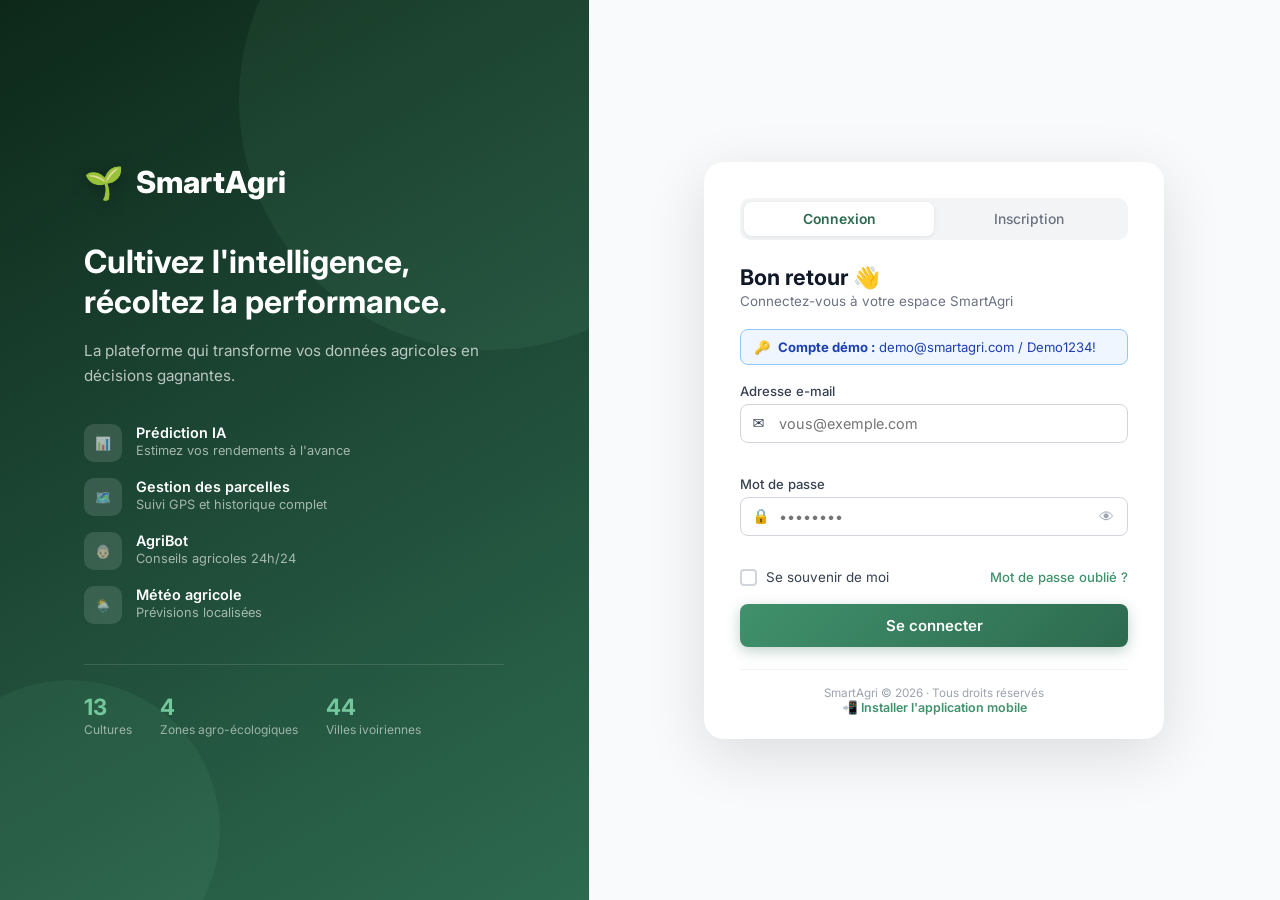
<file: smartagri/frontend/app/pages/parcelles.html>
<!DOCTYPE html>
<html lang="fr">
<head>
  <meta charset="UTF-8"/>
  <meta name="viewport" content="width=device-width, initial-scale=1.0"/>
  <title>SmartAgri – Mes Parcelles</title>
  <link rel="preconnect" href="https://fonts.googleapis.com"/>
  <link href="https://fonts.googleapis.com/css2?family=Inter:wght@300;400;500;600;700&display=swap" rel="stylesheet"/>
  <link rel="stylesheet" href="../assets/css/app.css"/>
  <style>
    /* Grid de cartes parcelles */
    .parcelles-grid {
      display: grid;
      grid-template-columns: repeat(auto-fill, minmax(300px, 1fr));
      gap: 18px;
    }

    .parcelle-card {
      background: var(--white);
      border: 1px solid var(--gray-200);
      border-radius: var(--radius-lg);
      overflow: hidden;
      box-shadow: var(--shadow-sm);
      transition: box-shadow .18s, transform .18s;
    }
    .parcelle-card:hover {
      box-shadow: var(--shadow-md);
      transform: translateY(-2px);
    }

    .parcelle-card-header {
      padding: 16px 18px 12px;
      border-bottom: 1px solid var(--gray-100);
      display: flex; align-items: flex-start; justify-content: space-between; gap: 10px;
    }
    .parcelle-title { font-size: 1rem; font-weight: 700; color: var(--gray-900); }
    .parcelle-sub   { font-size: .78rem; color: var(--gray-400); margin-top: 2px; }

    .parcelle-card-body { padding: 14px 18px; }

    .parcelle-meta {
      display: grid; grid-template-columns: 1fr 1fr; gap: 10px;
      margin-bottom: 14px;
    }
    .pmeta-item { display: flex; flex-direction: column; gap: 2px; }
    .pmeta-label { font-size: .7rem; font-weight: 600; text-transform: uppercase;
                   letter-spacing: .06em; color: var(--gray-400); }
    .pmeta-value { font-size: .88rem; font-weight: 500; color: var(--gray-800); }

    .parcelle-card-footer {
      padding: 12px 18px;
      border-top: 1px solid var(--gray-100);
      display: flex; gap: 8px; justify-content: flex-end;
    }

    /* Formulaire modal */
    .form-section { margin-bottom: 20px; }
    .form-section-title {
      font-size: .78rem; font-weight: 700; text-transform: uppercase;
      letter-spacing: .08em; color: var(--gray-400);
      margin-bottom: 12px; padding-bottom: 6px;
      border-bottom: 1px solid var(--gray-100);
    }

    /* Filtre */
    .filters-bar {
      display: flex; align-items: center; gap: 10px;
      margin-bottom: 20px; flex-wrap: wrap;
    }
    .filter-btn {
      padding: 6px 14px; border-radius: 999px;
      border: 1.5px solid var(--gray-300);
      background: var(--white); font-family: var(--font);
      font-size: .82rem; font-weight: 500; color: var(--gray-500);
      cursor: pointer; transition: all .15s;
    }
    .filter-btn.active, .filter-btn:hover {
      border-color: var(--green-500); background: var(--green-50);
      color: var(--green-700);
    }

    .search-input-wrap {
      position: relative; flex: 1; min-width: 200px; max-width: 300px;
    }
    .search-icon { position: absolute; left: 10px; top: 50%; transform: translateY(-50%); font-size: .9rem; }
    .search-input {
      width: 100%; padding: 7px 12px 7px 32px;
      border: 1.5px solid var(--gray-300); border-radius: 999px;
      font-family: var(--font); font-size: .85rem; outline: none;
      transition: border-color .18s, box-shadow .18s;
    }
    .search-input:focus {
      border-color: var(--green-500);
      box-shadow: 0 0 0 3px rgba(64,145,108,.12);
    }

    @media(max-width:480px){ .parcelles-grid{grid-template-columns:1fr;} }
  </style>
</head>
<body>

<!-- TOPBAR -->
<header class="topbar">
  <div class="topbar-left">
    <button class="menu-toggle" id="menu-toggle">☰</button>
    <a href="dashboard.html" class="topbar-logo"><span class="leaf">🌱</span>SmartAgri</a>
  </div>
  <div class="topbar-right">
    <div class="avatar-wrap">
      <div class="avatar" id="topbar-avatar" tabindex="0">JD</div>
      <div class="dropdown" id="user-dropdown">
        <div class="dropdown-header">
          <strong id="drop-name"></strong>
          <span id="drop-email"></span>
          <span id="drop-role" style="font-size:.72rem;color:var(--green-500);font-weight:600;margin-top:2px;display:block;"></span>
        </div>
        <a href="dashboard.html">📊 Dashboard</a>
        <button class="logout" id="btn-logout">🚪 Déconnexion</button>
      </div>
    </div>
  </div>
</header>

<!-- SIDEBAR -->
<nav class="sidebar" id="sidebar">
  <div class="sidebar-section">Navigation</div>
  <a class="nav-link" href="dashboard.html" data-page="dashboard"><span class="icon">📊</span>Dashboard</a>
  <a class="nav-link active" href="parcelles.html" data-page="parcelles"><span class="icon">🗺️</span>Mes parcelles</a>
  <a class="nav-link" href="prediction.html" data-page="prediction"><span class="icon">🔮</span>Prédiction IA</a>
  <a class="nav-link" href="meteo.html" data-page="meteo"><span class="icon">🌦️</span>Météo</a>
  <a class="nav-link" href="agribot.html" data-page="agribot"><span class="icon">👵🏻​</span>AgriBot<span class="nav-badge">IA</span></a>
  <div class="sidebar-section">Compte</div>
  <button class="nav-link" onclick="Auth.logout()" data-page="logout" style="background:none;border:none;cursor:pointer;font-family:inherit;width:100%;text-align:left;"><span class="icon">🚪</span>Déconnexion</button>
</nav>

<!-- CONTENU -->
<main class="main-content">

  <div class="page-header">
    <div class="page-header-left">
      <h1>🗺️ Mes Parcelles</h1>
      <p id="parcelles-count">Chargement...</p>
    </div>
    <button class="btn btn-primary" onclick="openModal()">
      + Nouvelle parcelle
    </button>
  </div>

  <!-- Filtres -->
  <div class="filters-bar">
    <div class="search-input-wrap">
      <span class="search-icon">🔍</span>
      <input type="text" class="search-input" id="search" placeholder="Rechercher une parcelle…" oninput="filterParcelles()"/>
    </div>
    <button class="filter-btn active" data-filter="all"    onclick="setFilter('all',   this)">Toutes</button>
    <button class="filter-btn"        data-filter="active" onclick="setFilter('active', this)">Actives</button>
    <button class="filter-btn"        data-filter="mais"   onclick="setFilter('mais',   this)">🌽 Maïs</button>
    <button class="filter-btn"        data-filter="riz"    onclick="setFilter('riz',    this)">🌾 Riz</button>
    <button class="filter-btn"        data-filter="arachide" onclick="setFilter('arachide', this)">🥜 Arachide</button>
  </div>

  <!-- Alerte globale -->
  <div id="page-alert" class="alert" style="display:none;"></div>

  <!-- Grid -->
  <div class="parcelles-grid" id="parcelles-grid">
    <!-- Skeleton loading -->
    <div class="skeleton" style="height:220px;border-radius:var(--radius-lg);"></div>
    <div class="skeleton" style="height:220px;border-radius:var(--radius-lg);"></div>
    <div class="skeleton" style="height:220px;border-radius:var(--radius-lg);"></div>
  </div>

</main>

<!-- ══ MODAL : Ajouter / Modifier ══ -->
<div class="modal-overlay" id="modal-overlay" style="display:none;" onclick="closeModal(event)">
  <div class="modal" role="dialog" aria-modal="true" aria-labelledby="modal-title">
    <div class="modal-header">
      <h2 class="modal-title" id="modal-title">Nouvelle parcelle</h2>
      <button class="modal-close" onclick="closeModal()" aria-label="Fermer">✕</button>
    </div>
    <div class="modal-body">
      <div id="modal-alert" class="alert" style="display:none;"></div>
      <form id="parcelle-form" novalidate>
        <input type="hidden" id="edit-id"/>

        <div class="form-section">
          <div class="form-section-title">Informations générales</div>
          <div class="form-grid">
            <div class="field" style="grid-column:1/-1;">
              <label>Nom de la parcelle *</label>
              <input type="text" id="f-nom" class="input" placeholder="Ex: Parcelle Nord"/>
              <span class="input-error" id="err-nom"></span>
            </div>
            <div class="field">
              <label>Superficie (ha) *</label>
              <input type="number" id="f-superficie" class="input" placeholder="Ex: 2.5" step="0.1" min="0.01"/>
              <span class="input-error" id="err-superficie"></span>
            </div>
            <div class="field">
              <label>Statut</label>
              <select id="f-statut" class="select">
                <option value="active">Active</option>
                <option value="en_repos">En repos</option>
                <option value="recoltee">Récoltée</option>
              </select>
            </div>
          </div>
        </div>

        <div class="form-section">
          <div class="form-section-title">Culture et sol</div>
          <div class="form-grid">
            <div class="field">
              <label>Culture *</label>
              <select id="f-culture" class="select">
                <option value="">Choisir…</option>
                <option value="cacao">🍫 Cacao</option>
                <option value="cafe">☕ Café</option>
                <option value="mais">🌽 Maïs</option>
                <option value="riz">🌾 Riz</option>
                <option value="manioc">🥔 Manioc</option>
                <option value="igname">🍠 Igname</option>
                <option value="coton">☁️ Coton</option>
                <option value="anacarde">🥜 Anacarde</option>
                <option value="palmier">🌴 Palmier à huile</option>
                <option value="hevea">🌳 Hévéa</option>
              </select>
              <span class="input-error" id="err-culture"></span>
            </div>
            <div class="field">
              <label>Type de sol *</label>
              <select id="f-sol" class="select">
                <option value="">Choisir…</option>
                <option value="ferrallitique">Ferrallitique (dominant CI)</option>
                <option value="argileux">Argileux</option>
                <option value="hydromorphe">Hydromorphe (bas-fonds)</option>
                <option value="limoneux">Limoneux</option>
                <option value="sableux">Sableux</option>
                <option value="lateritique">Latéritique</option>
              </select>
              <span class="input-error" id="err-sol"></span>
            </div>
          </div>
        </div>

        <div class="form-section">
          <div class="form-section-title">Localisation (optionnel)</div>
          <div class="form-grid">
            <div class="field">
              <label>Ville / Zone</label>
              <input type="text" id="f-ville" class="input" placeholder="Ex: Bouaké, Daloa, Korhogo"/>
            </div>
            <div class="field">
              <label>Latitude</label>
              <input type="number" id="f-lat" class="input" placeholder="Ex: 5.3600" step="any"/>
            </div>
            <div class="field">
              <label>Longitude</label>
              <input type="number" id="f-lon" class="input" placeholder="Ex: -4.0083" step="any"/>
            </div>
            <div class="field">
              <label>Description</label>
              <textarea id="f-desc" class="input textarea" rows="2" placeholder="Notes optionnelles…"></textarea>
            </div>
          </div>
        </div>
      </form>
    </div>
    <div class="modal-footer">
      <button class="btn btn-secondary" onclick="closeModal()">Annuler</button>
      <button class="btn btn-primary" id="btn-save" onclick="saveParcelle()">
        Enregistrer
      </button>
    </div>
  </div>
</div>

<!-- ══ MODAL CONFIRMATION SUPPRESSION ══ -->
<div class="modal-overlay" id="modal-delete" style="display:none;" onclick="closeDelete(event)">
  <div class="modal" style="max-width:380px;">
    <div class="modal-header">
      <h2 class="modal-title">⚠️ Supprimer la parcelle</h2>
      <button class="modal-close" onclick="closeDelete()">✕</button>
    </div>
    <div class="modal-body">
      <p style="color:var(--gray-700);line-height:1.6;">
        Êtes-vous sûr de vouloir supprimer <strong id="delete-name"></strong> ?<br>
        <span style="color:var(--red);font-size:.85rem;">Cette action est irréversible.</span>
      </p>
    </div>
    <div class="modal-footer">
      <button class="btn btn-secondary" onclick="closeDelete()">Annuler</button>
      <button class="btn btn-danger" id="btn-confirm-delete" onclick="confirmDelete()">
        Supprimer
      </button>
    </div>
  </div>
</div>

<div id="toast-container"></div>

<script src="../assets/js/api.js"></script>
<script>
requireAuth();
initTopbar();
setActiveNav('parcelles');

const CULTURE_ICONS  = {cacao:'🍫',cafe:'☕',mais:'🌽',riz:'🌾',manioc:'🥔',igname:'🍠',coton:'☁️',anacarde:'🥜',palmier:'🌴',hevea:'🌳',arachide:'🥜',sorgho:'🌿',mil:'🌿'};
const STATUT_LABELS  = {active:'active',en_repos:'en_repos',recoltee:'recoltee'};
const STATUT_BADGES  = {active:'badge-green',en_repos:'badge-yellow',recoltee:'badge-blue'};
const STATUT_FR      = {active:'Active',en_repos:'En repos',recoltee:'Récoltée'};
const SOL_FR         = {ferrallitique:'Ferrallitique',argileux:'Argileux',hydromorphe:'Hydromorphe',limoneux:'Limoneux',sableux:'Sableux',lateritique:'Latéritique',alluvionnaire:'Alluvionnaire'};

let allParcelles = [];
let currentFilter = 'all';
let deleteId = null;

/* ── Charger ── */
async function loadParcelles() {
  try {
    allParcelles = await ApiParcelles.list();
    renderParcelles(allParcelles);
    document.getElementById('parcelles-count').textContent =
      `${allParcelles.length} parcelle(s) enregistrée(s)`;
  } catch (e) {
    showPageAlert('Erreur lors du chargement : ' + e.message, 'alert-error');
  }
}

/* ── Rendu ── */
function renderParcelles(list) {
  const grid = document.getElementById('parcelles-grid');
  if (list.length === 0) {
    grid.innerHTML = `
      <div class="empty-state" style="grid-column:1/-1;">
        <div class="empty-state-icon">🗺️</div>
        <h3>Aucune parcelle trouvée</h3>
        <p>Commencez par ajouter votre première parcelle agricole.</p>
        <button class="btn btn-primary" onclick="openModal()">+ Ajouter une parcelle</button>
      </div>`;
    return;
  }

  grid.innerHTML = list.map(p => `
    <div class="parcelle-card" id="card-${p.id}">
      <div class="parcelle-card-header">
        <div>
          <div class="parcelle-title">${CULTURE_ICONS[p.culture] || '🌱'} ${p.nom}</div>
          <div class="parcelle-sub">${p.ville || 'Localisation non renseignée'}</div>
        </div>
        <span class="badge ${STATUT_BADGES[p.statut] || 'badge-gray'}">${STATUT_FR[p.statut] || p.statut}</span>
      </div>
      <div class="parcelle-card-body">
        <div class="parcelle-meta">
          <div class="pmeta-item">
            <span class="pmeta-label">Culture</span>
            <span class="pmeta-value">${p.culture.charAt(0).toUpperCase() + p.culture.slice(1)}</span>
          </div>
          <div class="pmeta-item">
            <span class="pmeta-label">Superficie</span>
            <span class="pmeta-value">${p.superficie} ha</span>
          </div>
          <div class="pmeta-item">
            <span class="pmeta-label">Type de sol</span>
            <span class="pmeta-value">${SOL_FR[p.type_sol] || p.type_sol}</span>
          </div>
          <div class="pmeta-item">
            <span class="pmeta-label">Ajoutée le</span>
            <span class="pmeta-value">${formatDateShort(p.created_at)}</span>
          </div>
        </div>
        ${p.description ? `<p style="font-size:.82rem;color:var(--gray-500);margin-top:4px;">${p.description}</p>` : ''}
      </div>
      <div class="parcelle-card-footer">
        <a href="prediction.html?parcelle=${p.id}&culture=${p.culture}&sol=${p.type_sol}&superficie=${p.superficie}"
           class="btn btn-outline btn-sm">🔮 Prédire</a>
        <button class="btn btn-secondary btn-sm" onclick="openEdit(${p.id})">✏️ Modifier</button>
        <button class="btn btn-danger btn-sm"    onclick="openDelete(${p.id},'${p.nom}')">🗑️</button>
      </div>
    </div>`).join('');
}

/* ── Filtres ── */
function setFilter(filter, btn) {
  currentFilter = filter;
  document.querySelectorAll('.filter-btn').forEach(b => b.classList.remove('active'));
  btn.classList.add('active');
  filterParcelles();
}

function filterParcelles() {
  const q = document.getElementById('search').value.toLowerCase();
  let list = allParcelles;
  if (currentFilter !== 'all') {
    list = list.filter(p => p.statut === currentFilter || p.culture === currentFilter);
  }
  if (q) {
    list = list.filter(p =>
      p.nom.toLowerCase().includes(q) ||
      p.culture.includes(q) ||
      (p.ville || '').toLowerCase().includes(q)
    );
  }
  renderParcelles(list);
}

/* ── Modal Ajouter ── */
function openModal(id = null) {
  document.getElementById('parcelle-form').reset();
  document.getElementById('edit-id').value = '';
  document.getElementById('modal-title').textContent = 'Nouvelle parcelle';
  document.getElementById('modal-alert').style.display = 'none';
  clearFormErrors();
  document.getElementById('modal-overlay').style.display = 'flex';
}

function closeModal(e) {
  if (e && e.target !== document.getElementById('modal-overlay')) return;
  document.getElementById('modal-overlay').style.display = 'none';
}

/* ── Modal Modifier ── */
async function openEdit(id) {
  try {
    const p = await ApiParcelles.get(id);
    document.getElementById('modal-title').textContent = 'Modifier la parcelle';
    document.getElementById('edit-id').value      = p.id;
    document.getElementById('f-nom').value        = p.nom;
    document.getElementById('f-superficie').value = p.superficie;
    document.getElementById('f-statut').value     = p.statut;
    document.getElementById('f-culture').value    = p.culture;
    document.getElementById('f-sol').value        = p.type_sol;
    document.getElementById('f-ville').value      = p.ville || '';
    document.getElementById('f-lat').value        = p.latitude || '';
    document.getElementById('f-lon').value        = p.longitude || '';
    document.getElementById('f-desc').value       = p.description || '';
    document.getElementById('modal-alert').style.display = 'none';
    clearFormErrors();
    document.getElementById('modal-overlay').style.display = 'flex';
  } catch (e) {
    showToast('Impossible de charger la parcelle.', 'error');
  }
}

/* ── Sauvegarder ── */
async function saveParcelle() {
  clearFormErrors();

  const nom       = document.getElementById('f-nom').value.trim();
  const superficie = parseFloat(document.getElementById('f-superficie').value);
  const culture   = document.getElementById('f-culture').value;
  const type_sol  = document.getElementById('f-sol').value;
  const statut    = document.getElementById('f-statut').value;
  const ville     = document.getElementById('f-ville').value.trim();
  const latitude  = parseFloat(document.getElementById('f-lat').value) || null;
  const longitude = parseFloat(document.getElementById('f-lon').value) || null;
  const description = document.getElementById('f-desc').value.trim();
  const editId    = document.getElementById('edit-id').value;

  let ok = true;
  if (!nom)         { setFErr('err-nom',  'Nom requis.'); ok = false; }
  if (!superficie || superficie <= 0) { setFErr('err-superficie', 'Superficie invalide.'); ok = false; }
  if (!culture)     { setFErr('err-culture', 'Choisissez une culture.'); ok = false; }
  if (!type_sol)    { setFErr('err-sol',   'Choisissez un type de sol.'); ok = false; }
  if (!ok) return;

  const payload = { nom, superficie, culture, type_sol: type_sol, statut, ville: ville || null, latitude, longitude, description: description || null };

  const btn = document.getElementById('btn-save');
  setButtonLoading(btn, true);
  try {
    if (editId) {
      await ApiParcelles.update(editId, payload);
      showToast('Parcelle modifiée avec succès !', 'success');
    } else {
      await ApiParcelles.create(payload);
      showToast('Parcelle ajoutée avec succès !', 'success');
    }
    document.getElementById('modal-overlay').style.display = 'none';
    loadParcelles();
  } catch (e) {
    const alert = document.getElementById('modal-alert');
    alert.textContent = '❌ ' + e.message;
    alert.className   = 'alert alert-error';
    alert.style.display = 'flex';
  } finally {
    setButtonLoading(btn, false);
  }
}

/* ── Supprimer ── */
function openDelete(id, nom) {
  deleteId = id;
  document.getElementById('delete-name').textContent = nom;
  document.getElementById('modal-delete').style.display = 'flex';
}
function closeDelete(e) {
  if (e && e.target !== document.getElementById('modal-delete')) return;
  document.getElementById('modal-delete').style.display = 'none';
  deleteId = null;
}
async function confirmDelete() {
  if (!deleteId) return;
  const btn = document.getElementById('btn-confirm-delete');
  setButtonLoading(btn, true);
  try {
    await ApiParcelles.delete(deleteId);
    showToast('Parcelle supprimée.', 'success');
    document.getElementById('modal-delete').style.display = 'none';
    loadParcelles();
  } catch (e) {
    showToast('Erreur : ' + e.message, 'error');
  } finally {
    setButtonLoading(btn, false);
    deleteId = null;
  }
}

/* ── Helpers ── */
function setFErr(id, msg) {
  const el = document.getElementById(id);
  if (el) el.textContent = msg;
}
function clearFormErrors() {
  document.querySelectorAll('.input-error').forEach(el => el.textContent = '');
}
function showPageAlert(msg, cls) {
  const el = document.getElementById('page-alert');
  el.textContent  = msg;
  el.className    = `alert ${cls}`;
  el.style.display = 'flex';
}

/* ── Init ── */
loadParcelles();
</script>
</body>
</html>
</file>
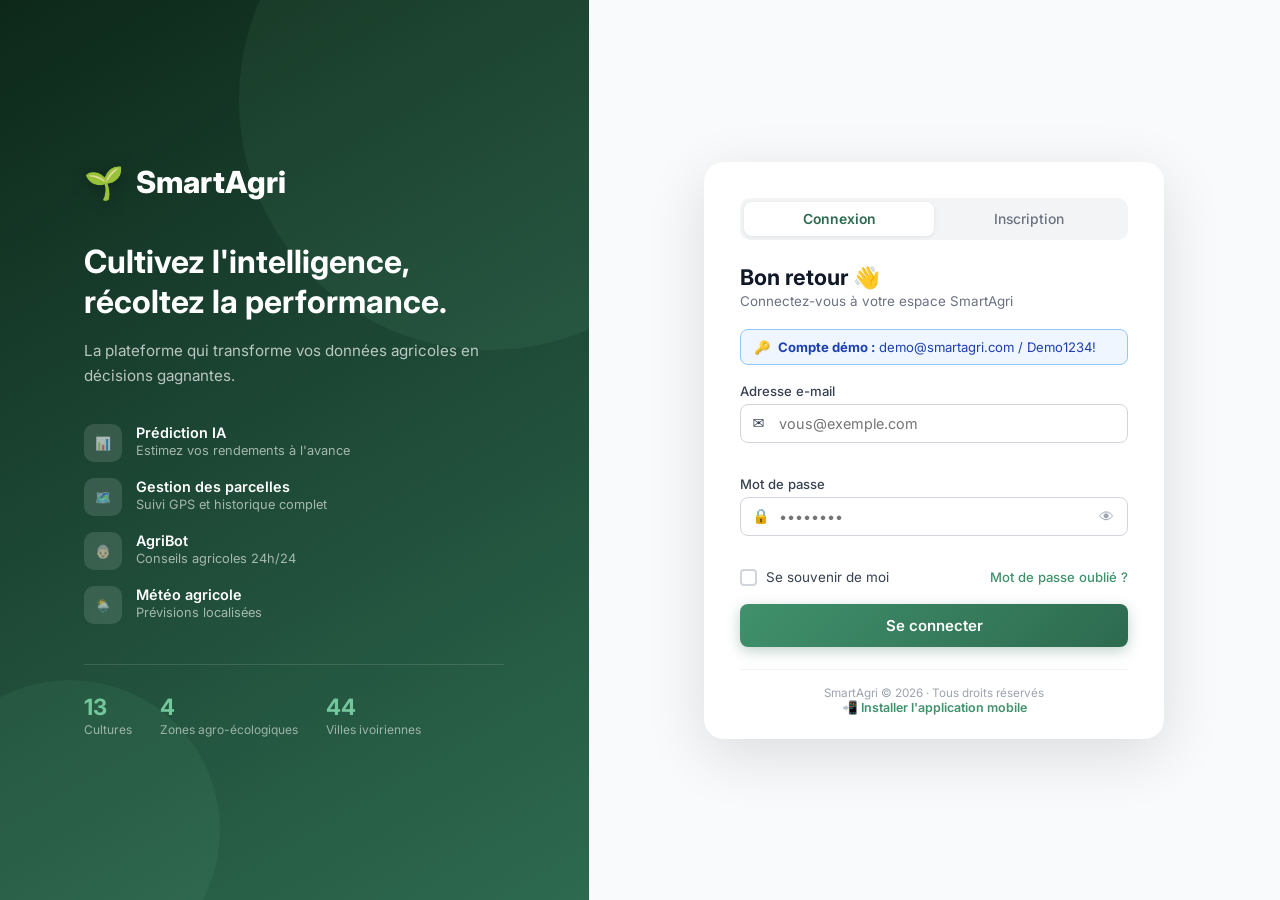
<file: smartagri/frontend/app/pages/prediction.html>
<!DOCTYPE html>
<html lang="fr">
<head>
  <meta charset="UTF-8"/>
  <meta name="viewport" content="width=device-width, initial-scale=1.0"/>
  <title>SmartAgri – Prédiction IA</title>
  <link rel="preconnect" href="https://fonts.googleapis.com"/>
  <link href="https://fonts.googleapis.com/css2?family=Inter:wght@300;400;500;600;700&display=swap" rel="stylesheet"/>
  <link rel="stylesheet" href="../assets/css/app.css"/>
  <style>
    .pred-layout {
      display: grid;
      grid-template-columns: 1fr 380px;
      gap: 24px;
      align-items: start;
    }

    /* Slider avec affichage de valeur */
    .slider-field { display: flex; flex-direction: column; gap: 6px; }
    .slider-label-row { display: flex; justify-content: space-between; align-items: center; }
    .slider-val {
      font-size: .9rem; font-weight: 700; color: var(--green-700);
      background: var(--green-50); padding: 2px 10px; border-radius: 999px;
      min-width: 70px; text-align: center;
    }
    input[type=range] {
      width: 100%; accent-color: var(--green-500);
      height: 6px; border-radius: 3px; cursor: pointer;
    }
    .slider-hints { display: flex; justify-content: space-between; font-size: .7rem; color: var(--gray-400); }

    /* Résultat */
    .result-card {
      background: linear-gradient(135deg, var(--green-700), var(--green-900));
      color: #fff; border-radius: var(--radius-xl); padding: 28px;
      text-align: center; position: sticky; top: calc(var(--topbar-h) + 24px);
    }
    .result-card h3 { font-size: .88rem; font-weight: 500; opacity: .8; margin-bottom: 12px; }
    .result-big {
      font-size: 3.5rem; font-weight: 800; line-height: 1;
      margin-bottom: 4px;
    }
    .result-unit { font-size: 1rem; opacity: .75; margin-bottom: 20px; }
    .result-culture { font-size: .9rem; margin-bottom: 20px; opacity: .85; }
    .result-confiance {
      background: rgba(255,255,255,.12); border-radius: var(--radius-md);
      padding: 10px 16px; margin-bottom: 20px;
    }
    .result-confiance-label { font-size: .75rem; opacity: .7; margin-bottom: 4px; }
    .conf-bar-bg { height: 8px; background: rgba(255,255,255,.2); border-radius: 4px; overflow: hidden; }
    .conf-bar-fill { height: 100%; background: var(--green-300); border-radius: 4px; transition: width .8s ease; }
    .result-tips { text-align: left; }
    .result-tips h4 { font-size: .82rem; font-weight: 600; opacity: .75; margin-bottom: 8px; }
    .result-tips ul { list-style: none; display: flex; flex-direction: column; gap: 6px; }
    .result-tips li { font-size: .82rem; opacity: .85; display: flex; gap: 6px; line-height: 1.4; }

    /* Placeholder vide */
    .result-empty {
      opacity: .5; font-size: .88rem; margin-top: 16px;
      line-height: 1.6;
    }
    .result-empty .big-icon { font-size: 3rem; margin-bottom: 12px; }

    /* Historique */
    .history-table thead th:first-child { border-radius: var(--radius-sm) 0 0 0; }
    .history-table thead th:last-child  { border-radius: 0 var(--radius-sm) 0 0; }

    /* Indicateurs contextuels */
    .context-hints {
      display: grid; grid-template-columns: repeat(3,1fr); gap: 10px;
      margin-bottom: 20px;
    }
    .hint-box {
      background: var(--gray-50); border: 1px solid var(--gray-200);
      border-radius: var(--radius-md); padding: 10px 12px;
      text-align: center;
    }
    .hint-box .hint-icon { font-size: 1.3rem; margin-bottom: 4px; }
    .hint-box .hint-val  { font-size: .92rem; font-weight: 700; color: var(--gray-900); }
    .hint-box .hint-lbl  { font-size: .7rem;  color: var(--gray-400); }

    @media(max-width:900px){.pred-layout{grid-template-columns:1fr;}}
    @media(max-width:480px){.context-hints{grid-template-columns:1fr 1fr;}}
  </style>
</head>
<body>

<header class="topbar">
  <div class="topbar-left">
    <button class="menu-toggle" id="menu-toggle">☰</button>
    <a href="dashboard.html" class="topbar-logo"><span class="leaf">🌱</span>SmartAgri</a>
  </div>
  <div class="topbar-right">
    <div class="avatar-wrap">
      <div class="avatar" id="topbar-avatar" tabindex="0">JD</div>
      <div class="dropdown" id="user-dropdown">
        <div class="dropdown-header">
          <strong id="drop-name"></strong><span id="drop-email"></span>
          <span id="drop-role" style="font-size:.72rem;color:var(--green-500);font-weight:600;margin-top:2px;display:block;"></span>
        </div>
        <a href="dashboard.html">📊 Dashboard</a>
        <button class="logout" id="btn-logout">🚪 Déconnexion</button>
      </div>
    </div>
  </div>
</header>

<nav class="sidebar" id="sidebar">
  <div class="sidebar-section">Navigation</div>
  <a class="nav-link" href="dashboard.html" data-page="dashboard"><span class="icon">📊</span>Dashboard</a>
  <a class="nav-link" href="parcelles.html" data-page="parcelles"><span class="icon">🗺️</span>Mes parcelles</a>
  <a class="nav-link active" href="prediction.html" data-page="prediction"><span class="icon">🔮</span>Prédiction IA</a>
  <a class="nav-link" href="meteo.html" data-page="meteo"><span class="icon">🌦️</span>Météo</a>
  <a class="nav-link" href="agribot.html" data-page="agribot"><span class="icon">👵🏻​</span>AgriBot<span class="nav-badge">IA</span></a>
  <div class="sidebar-section">Compte</div>
  <button class="nav-link" onclick="Auth.logout()" data-page="logout" style="background:none;border:none;cursor:pointer;font-family:inherit;width:100%;text-align:left;"><span class="icon">🚪</span>Déconnexion</button>
</nav>

<main class="main-content">

  <div class="page-header">
    <div class="page-header-left">
      <h1>🔮 Prédiction de rendement IA</h1>
      <p>Renseignez les paramètres de votre parcelle pour obtenir une estimation</p>
    </div>
  </div>

  <div class="pred-layout">

    <!-- ── Formulaire ── -->
    <div>

      <!-- Indicateurs météo temps réel -->
      <div class="context-hints" id="context-hints" style="display:none;">
        <div class="hint-box"><div class="hint-icon">🌡️</div><div class="hint-val" id="hint-temp">–</div><div class="hint-lbl">Temp. actuelle</div></div>
        <div class="hint-box"><div class="hint-icon">💧</div><div class="hint-val" id="hint-hum">–</div><div class="hint-lbl">Humidité</div></div>
        <div class="hint-box"><div class="hint-icon">🌧️</div><div class="hint-val" id="hint-pluv">–</div><div class="hint-lbl">Pluie mensuelle est.</div></div>
        <div class="hint-box"><div class="hint-icon">📍</div><div class="hint-val" id="hint-ville">–</div><div class="hint-lbl">Ville météo</div></div>
      </div>
      <!-- Alerte source météo -->
      <div id="meteo-source-alert" class="alert alert-info" style="display:none;margin-bottom:14px;"></div>

      <div class="card" style="margin-bottom:20px;">
        <div class="card-header">
          <span class="card-title">⚙️ Paramètres de la parcelle</span>
          <select class="select" id="parcelle-select" style="max-width:220px;"
                  onchange="prefillFromParcelle()" title="Charger depuis une parcelle">
            <option value="">Charger depuis une parcelle…</option>
          </select>
        </div>

        <div id="form-alert" class="alert" style="display:none;"></div>

        <div class="form-grid" style="margin-bottom:20px;">
          <div class="field">
            <label>Culture *</label>
            <select id="p-culture" class="select" onchange="updateCultureInfo()">
              <option value="">Choisir…</option>
              <option value="cacao">🍫 Cacao</option>
              <option value="cafe">☕ Café</option>
              <option value="mais">🌽 Maïs</option>
              <option value="riz">🌾 Riz</option>
              <option value="manioc">🥔 Manioc</option>
              <option value="igname">🍠 Igname</option>
              <option value="coton">☁️ Coton</option>
              <option value="anacarde">🥜 Anacarde</option>
              <option value="palmier">🌴 Palmier à huile</option>
              <option value="hevea">🌳 Hévéa</option>
            </select>
            <span class="input-error" id="err-culture"></span>
          </div>
          <div class="field">
            <label>Type de sol *</label>
            <select id="p-sol" class="select">
              <option value="">Choisir…</option>
              <option value="ferrallitique">Ferrallitique (dominant CI)</option>
              <option value="argileux">Argileux</option>
              <option value="hydromorphe">Hydromorphe (bas-fonds)</option>
              <option value="limoneux">Limoneux</option>
              <option value="sableux">Sableux</option>
              <option value="lateritique">Latéritique</option>
              <option value="alluvionnaire">Alluvionnaire</option>
            </select>
            <span class="input-error" id="err-sol"></span>
          </div>
          <div class="field">
            <label>Superficie (ha) *</label>
            <input type="number" id="p-superficie" class="input" value="1" min="0.01" step="0.1" placeholder="Ex: 2.5"/>
            <span class="input-error" id="err-sup"></span>
          </div>
        </div>

        <!-- Sliders -->
        <div style="display:flex;flex-direction:column;gap:20px;">

          <div class="slider-field">
            <div class="slider-label-row">
              <label>💧 Pluviométrie</label>
              <span class="slider-val" id="val-pluv">1200 mm</span>
            </div>
            <input type="range" id="p-pluv" min="300" max="2500" value="1200" step="10"
                   oninput="document.getElementById('val-pluv').textContent=this.value+' mm'"/>
            <div class="slider-hints"><span>Sec (300 mm)</span><span>Moy (~1200 mm)</span><span>Humide (2500 mm)</span></div>
          </div>

          <div class="slider-field">
            <div class="slider-label-row">
              <label>🌡️ Température moyenne</label>
              <span class="slider-val" id="val-temp">27 °C</span>
            </div>
            <input type="range" id="p-temp" min="18" max="38" value="27" step="0.5"
                   oninput="document.getElementById('val-temp').textContent=this.value+' °C'"/>
            <div class="slider-hints"><span>Frais (18°C)</span><span>Optimum (~27°C)</span><span>Chaud (38°C)</span></div>
          </div>

          <div class="slider-field">
            <div class="slider-label-row">
              <label>🌿 Engrais apporté</label>
              <span class="slider-val" id="val-engrais">50 kg/ha</span>
            </div>
            <input type="range" id="p-engrais" min="0" max="200" value="50" step="5"
                   oninput="document.getElementById('val-engrais').textContent=this.value+' kg/ha'"/>
            <div class="slider-hints"><span>Sans engrais</span><span>Recommandé (~50 kg/ha)</span><span>Intensif (200 kg/ha)</span></div>
          </div>

        </div>

        <button class="btn btn-primary btn-full" id="btn-predict" onclick="doPrediction()"
                style="margin-top:24px;padding:14px;">
          🔮 Lancer la prédiction
        </button>
      </div>

      <!-- Info culture -->
      <div class="card" id="culture-info-card" style="display:none;">
        <div class="card-title" style="margin-bottom:12px;">📖 Fiche culture</div>
        <div id="culture-info-content"></div>
      </div>

      <!-- Historique -->
      <div class="card" style="margin-top:20px;">
        <div class="card-header">
          <span class="card-title">🕐 Historique des prédictions</span>
          <button class="btn btn-ghost btn-sm" onclick="loadHistorique()">↺ Rafraîchir</button>
        </div>
        <div class="table-wrap">
          <table class="history-table">
            <thead>
              <tr>
                <th>Culture</th><th>Sol</th><th>Pluie</th><th>Temp.</th>
                <th>Engrais</th><th>Rendement</th><th>Confiance</th><th>Date</th>
              </tr>
            </thead>
            <tbody id="history-tbody">
              <tr><td colspan="8" style="text-align:center;color:var(--gray-400);padding:20px;">Chargement…</td></tr>
            </tbody>
          </table>
        </div>
      </div>
    </div>

    <!-- ── Résultat ── -->
    <div class="result-card" id="result-card">
      <div id="result-empty">
        <div class="big-icon">🔮</div>
        <div style="font-size:1.1rem;font-weight:700;margin-bottom:10px;">Prêt à prédire</div>
        <div class="result-empty">
          Remplissez les paramètres à gauche et cliquez sur
          <strong>Lancer la prédiction</strong> pour obtenir une estimation de rendement.
        </div>
      </div>
      <div id="result-content" style="display:none;">
        <h3>Rendement prédit</h3>
        <div class="result-big" id="res-rendement">–</div>
        <div class="result-unit">tonnes par hectare</div>
        <div class="result-culture" id="res-culture"></div>
        <div class="result-confiance">
          <div class="result-confiance-label">Indice de confiance du modèle</div>
          <div style="display:flex;align-items:center;gap:10px;">
            <div class="conf-bar-bg" style="flex:1;">
              <div class="conf-bar-fill" id="conf-fill" style="width:0%;"></div>
            </div>
            <span style="font-size:.88rem;font-weight:700;" id="conf-val">–%</span>
          </div>
        </div>
        <div class="result-tips" id="result-tips"></div>
        <button class="btn btn-outline" onclick="doPrediction()"
                style="width:100%;margin-top:16px;background:rgba(255,255,255,.1);
                       border-color:rgba(255,255,255,.3);color:#fff;">
          ↺ Recalculer
        </button>
      </div>
    </div>

  </div>

</main>

<div id="toast-container"></div>

<script src="../assets/js/api.js"></script>
<script>
requireAuth();
initTopbar();
setActiveNav('prediction');

/* ── Fiches culture ── */
const CULTURE_INFO = {
  cacao: {
    desc: "Le cacao est la 1ère culture d'exportation de la Côte d'Ivoire (1er producteur mondial). Pousse en zone forestière humide.",
    besoins: ["Pluviométrie : 1 200–2 000 mm/an","Température : 24–28°C","Engrais : NPK 10-18-18 + magnésie, 300–500 kg/ha"],
    risques: "Pourriture brune (Phytophthora), mirides (capsides), virus Swollen Shoot.",
  },
  cafe: {
    desc: "Le café Robusta est cultivé dans le centre et l'ouest ivoirien. Culture d'ombre ou semi-ombre.",
    besoins: ["Pluviométrie : 1 200–1 800 mm/an","Température : 22–26°C","Engrais : NPK équilibré, 200–300 kg/ha"],
    risques: "Scolyte des baies, anthracnose, rouille orangée.",
  },
  mais: {
    desc: "Le maïs est la principale céréale vivrière en Côte d'Ivoire, cultivée dans toutes les zones.",
    besoins: ["Pluviométrie : 500–800 mm/saison","Température : 22–32°C","Engrais : NPK 15-15-15 au semis + urée V6"],
    risques: "Fall Armyworm (Spodoptera), foreur des tiges, Striga.",
  },
  riz: {
    desc: "Le riz est cultivé en zone pluviale (forêt) et irriguée (Nord, bas-fonds). Forte demande locale.",
    besoins: ["Pluviométrie : 800–1 200 mm/saison","Température : 22–30°C","Engrais : DAP au semis + urée tallage/épiaison"],
    risques: "Pyriculariose, borer du riz, virus panachure jaune.",
  },
  manioc: {
    desc: "Le manioc est la culture vivrière la plus consommée en CI. Très résistant à la sécheresse.",
    besoins: ["Pluviométrie : 750–1 000 mm/an","Température : 25–29°C","Engrais : NPK 13-13-21, 300 kg/ha"],
    risques: "Mosaïque du manioc (CMD), cochenille farineuse, bactériose.",
  },
  igname: {
    desc: "L'igname est une culture traditionnelle majeure au Centre et au Nord de la CI.",
    besoins: ["Pluviométrie : 1 000–1 500 mm/an","Température : 25–30°C","Fumure organique + NPK en complément"],
    risques: "Nématodes, anthracnose, virus de la mosaïque.",
  },
  coton: {
    desc: "Le coton est la principale culture de rente du Nord ivoirien (région de Korhogo).",
    besoins: ["Pluviométrie : 700–1 000 mm/saison","Température : 25–35°C","Engrais complet + phytosanitaires"],
    risques: "Nombreux ravageurs (Helicoverpa, Spodoptera), verticilliose.",
  },
  anacarde: {
    desc: "L'anacarde (noix de cajou) est la 1ère exportation agricole du Nord CI. 2ème producteur mondial.",
    besoins: ["Pluviométrie : 900–1 200 mm/an","Température : 25–35°C","Peu exigeant en engrais"],
    risques: "Anthracnose, mouche du cajou, termites.",
  },
  palmier: {
    desc: "Le palmier à huile est cultivé dans le Sud CI pour l'huile de palme et les palmistes.",
    besoins: ["Pluviométrie : 1 500–2 000 mm/an","Température : 24–28°C","NPK 15-15-15 + bore et magnésium"],
    risques: "Fusariose (Fusarium oxysporum), chrysomèle, oryctes.",
  },
  hevea: {
    desc: "L'hévéa (caoutchouc naturel) est en forte expansion dans le Centre-Ouest de la CI.",
    besoins: ["Pluviométrie : 1 200–1 800 mm/an","Température : 24–28°C","NPK au premier anneau, puis entretien"],
    risques: "Oïdium (Oidium heveae), Phytophthora, maladies des encoches.",
  },
};

/* ── Fiche culture dynamique ── */
function updateCultureInfo() {
  const culture = document.getElementById('p-culture').value;
  const card = document.getElementById('culture-info-card');
  const content = document.getElementById('culture-info-content');
  if (!culture || !CULTURE_INFO[culture]) { card.style.display = 'none'; return; }
  const info = CULTURE_INFO[culture];
  card.style.display = 'block';
  content.innerHTML = `
    <p style="font-size:.86rem;color:var(--gray-600);margin-bottom:12px;">${info.desc}</p>
    <div style="display:grid;grid-template-columns:1fr 1fr;gap:10px;">
      <div>
        <div style="font-size:.75rem;font-weight:700;color:var(--green-700);margin-bottom:6px;">✅ Besoins</div>
        <ul style="list-style:none;display:flex;flex-direction:column;gap:4px;">
          ${info.besoins.map(b => `<li style="font-size:.8rem;color:var(--gray-600);">• ${b}</li>`).join('')}
        </ul>
      </div>
      <div>
        <div style="font-size:.75rem;font-weight:700;color:var(--red);margin-bottom:6px;">⚠️ Risques</div>
        <p style="font-size:.8rem;color:var(--gray-600);">${info.risques}</p>
      </div>
    </div>`;
}

/* ── Charger les parcelles dans le select ── */
async function loadParcellesSelect() {
  try {
    const list = await ApiParcelles.list();
    const sel = document.getElementById('parcelle-select');
    list.forEach(p => {
      sel.innerHTML += `<option value="${p.id}"
        data-culture="${p.culture}"
        data-sol="${p.type_sol}"
        data-sup="${p.superficie}"
        data-ville="${p.ville || 'Abidjan'}">${p.nom} (${p.culture}${p.ville ? ' · '+p.ville : ''})</option>`;
    });
  } catch(e) {}
}

/* ── Pré-remplir depuis une parcelle + charger météo de sa ville ── */
async function prefillFromParcelle() {
  const sel = document.getElementById('parcelle-select');
  const opt = sel.options[sel.selectedIndex];
  if (!opt.value) return;
  document.getElementById('p-culture').value   = opt.dataset.culture || '';
  document.getElementById('p-sol').value        = opt.dataset.sol    || '';
  document.getElementById('p-superficie').value = opt.dataset.sup    || '1';
  updateCultureInfo();

  // Charger la météo de la ville de la parcelle
  const ville = opt.dataset.ville || 'Abidjan';
  showToast('Chargement météo pour ' + ville + '…', 'info');
  await loadContextMeteo(ville);
  showToast('Paramètres chargés + météo de ' + ville, 'success');
}

/* ── Pré-remplir depuis URL params ── */
function prefillFromUrl() {
  const params = new URLSearchParams(window.location.search);
  if (params.get('culture'))    { document.getElementById('p-culture').value   = params.get('culture');    updateCultureInfo(); }
  if (params.get('sol'))        { document.getElementById('p-sol').value        = params.get('sol'); }
  if (params.get('superficie')) { document.getElementById('p-superficie').value = params.get('superficie'); }

  // Si on vient de meteo.html avec données réelles
  if (params.get('pluv') && params.get('source') === 'meteo') {
    const pluv = parseFloat(params.get('pluv'));
    const temp = parseFloat(params.get('temp'));
    const ville = decodeURIComponent(params.get('ville') || 'Abidjan');

    if (!isNaN(pluv)) {
      const sv = Math.min(2500, Math.max(300, Math.round(pluv)));
      document.getElementById('p-pluv').value = sv;
      document.getElementById('val-pluv').textContent = sv + ' mm';
    }
    if (!isNaN(temp)) {
      const st = Math.min(38, Math.max(18, temp));
      document.getElementById('p-temp').value = st;
      document.getElementById('val-temp').textContent = st + ' °C';
    }
    document.getElementById('hint-ville').textContent = ville;
    document.getElementById('hint-pluv').textContent  = (!isNaN(pluv) ? pluv : '–') + ' mm';
    document.getElementById('hint-temp').textContent  = (!isNaN(temp) ? temp : '–') + '°C';
    document.getElementById('hint-hum').textContent   = '–';
    document.getElementById('context-hints').style.display = 'grid';
    const a = document.getElementById('meteo-source-alert');
    a.innerHTML = `<span class="alert-icon">✅</span>
      <span>Données météo de <strong>${ville}</strong> pré-remplies depuis la page Météo.</span>`;
    a.style.display = 'flex';
  }
}

/* ── Météo réelle via Open-Meteo (par ville de la parcelle ou Abidjan) ── */
async function loadContextMeteo(ville = 'Abidjan') {
  try {
    const [current, previsions] = await Promise.all([
      ApiMeteo.current(ville),
      ApiMeteo.previsions(ville),
    ]);

    // Pluviométrie mensuelle estimée depuis les prévisions 7j
    const pluieMois = previsions.pluie_mensuelle_estimee || 0;
    const pluie7j   = previsions.total_pluie_7j || 0;

    // Mettre à jour les indicateurs
    document.getElementById('hint-temp').textContent  = current.temperature + '°C';
    document.getElementById('hint-hum').textContent   = current.humidite + '%';
    document.getElementById('hint-pluv').textContent  = pluieMois + ' mm';
    document.getElementById('hint-ville').textContent = current.ville;
    document.getElementById('context-hints').style.display = 'grid';

    // ─ Pré-remplir slider température ─
    const sliderTemp = document.getElementById('p-temp');
    const clampTemp  = Math.min(38, Math.max(18, current.temperature));
    sliderTemp.value = clampTemp;
    document.getElementById('val-temp').textContent = clampTemp + ' °C';

    // ─ Pré-remplir slider pluviométrie ─
    const sliderPluv = document.getElementById('p-pluv');
    const clampPluv  = Math.min(2500, Math.max(300, Math.round(pluieMois)));
    sliderPluv.value = clampPluv;
    document.getElementById('val-pluv').textContent = clampPluv + ' mm';

    // Afficher la source
    const alertEl = document.getElementById('meteo-source-alert');
    alertEl.innerHTML = `
      <span class="alert-icon">🌐</span>
      <span>Données météo <strong>${current.source || 'Open-Meteo'}</strong> pour <strong>${current.ville}</strong>
      — Température ${current.temperature}°C · Pluie mensuelle estimée ${pluieMois} mm
      · Humidité ${current.humidite}%
      <a href="meteo.html" style="color:inherit;text-decoration:underline;margin-left:6px;">Voir prévisions →</a></span>`;
    alertEl.style.display = 'flex';

    return { temperature: current.temperature, pluviometrie: pluieMois };
  } catch(e) {
    document.getElementById('context-hints').style.display = 'grid';
    document.getElementById('hint-temp').textContent  = '–';
    document.getElementById('hint-hum').textContent   = '–';
    document.getElementById('hint-pluv').textContent  = '–';
    document.getElementById('hint-ville').textContent = ville;
    return null;
  }
}

/* ── Lancer prédiction ── */
async function doPrediction() {
  const culture   = document.getElementById('p-culture').value;
  const type_sol  = document.getElementById('p-sol').value;
  const superficie = parseFloat(document.getElementById('p-superficie').value);
  const pluv      = parseFloat(document.getElementById('p-pluv').value);
  const temp      = parseFloat(document.getElementById('p-temp').value);
  const engrais   = parseFloat(document.getElementById('p-engrais').value);

  // Validation
  let ok = true;
  document.querySelectorAll('.input-error').forEach(el => el.textContent = '');
  if (!culture)             { document.getElementById('err-culture').textContent = 'Requis.'; ok = false; }
  if (!type_sol)            { document.getElementById('err-sol').textContent     = 'Requis.'; ok = false; }
  if (!superficie || superficie <= 0){ document.getElementById('err-sup').textContent = 'Valeur invalide.'; ok = false; }
  if (!ok) return;

  const btn = document.getElementById('btn-predict');
  setButtonLoading(btn, true);

  try {
    const selP = document.getElementById('parcelle-select');
    const optP = selP.options[selP.selectedIndex];
    const result = await ApiPrediction.predict({
      culture, type_sol, superficie, pluviometrie: pluv,
      temperature: temp, engrais_kg: engrais,
      parcelle_id: selP.value ? parseInt(selP.value) : null,
      ville: (optP && optP.dataset.ville) || null,
    });
    if (result.avertissement) showToast(result.avertissement, 'warning', 7000);

    // Afficher le résultat
    document.getElementById('result-empty').style.display   = 'none';
    document.getElementById('result-content').style.display = 'block';

    const icons = {cacao:'🍫',cafe:'☕',mais:'🌽',riz:'🌾',manioc:'🥔',igname:'🍠',coton:'☁️',anacarde:'🥜',palmier:'🌴',hevea:'🌳'};
    document.getElementById('res-rendement').textContent =
      result.rendement_predit.toFixed(2);
    document.getElementById('res-culture').textContent =
      `${icons[culture] || '🌱'} ${culture.charAt(0).toUpperCase()+culture.slice(1)} · ${superficie} ha`;

    // Confiance
    const conf = result.confiance || 80;
    document.getElementById('conf-val').textContent = conf.toFixed(0) + '%';
    setTimeout(() => {
      document.getElementById('conf-fill').style.width = conf + '%';
    }, 100);

    // Conseils
    const rend = result.rendement_predit;
    let tips = [];
    if (pluv < 400)  tips.push('💧 Pluviométrie faible — envisagez l\'irrigation');
    if (pluv > 1200) tips.push('🌧️ Pluviométrie élevée — risque d\'engorgement');
    if (temp > 35)   tips.push('🌡️ Température élevée — arrosez en soirée');
    if (engrais < 20) tips.push('🌿 Augmentez la dose d\'engrais pour améliorer le rendement');
    if (rend > 4)    tips.push('✅ Excellent rendement prévu ! Continuez.');
    if (rend < 1.5)  tips.push('⚠️ Rendement faible — consultez AgriBot pour des conseils');

    document.getElementById('result-tips').innerHTML = tips.length
      ? `<h4>💡 Conseils</h4><ul>${tips.map(t=>`<li><span>•</span><span>${t}</span></li>`).join('')}</ul>`
      : '<h4>✅ Paramètres optimaux</h4><p style="font-size:.82rem;opacity:.8;">Vos conditions sont favorables à un bon rendement.</p>';

    showToast('Prédiction effectuée avec succès !', 'success');
    loadHistorique();

  } catch (e) {
    const alert = document.getElementById('form-alert');
    alert.textContent = '❌ ' + e.message;
    alert.className   = 'alert alert-error';
    alert.style.display = 'flex';
  } finally {
    setButtonLoading(btn, false);
  }
}

/* ── Historique ── */
async function loadHistorique() {
  const tbody = document.getElementById('history-tbody');
  try {
    const list = await ApiPrediction.historique();
    if (list.length === 0) {
      tbody.innerHTML = '<tr><td colspan="8" style="text-align:center;color:var(--gray-400);padding:20px;">Aucune prédiction encore</td></tr>';
      return;
    }
    const icons = {cacao:'🍫',cafe:'☕',mais:'🌽',riz:'🌾',manioc:'🥔',igname:'🍠',coton:'☁️',anacarde:'🥜',palmier:'🌴',hevea:'🌳'};
    tbody.innerHTML = list.slice(0,10).map(p => `
      <tr>
        <td>${icons[p.culture]||'🌱'} ${p.culture}</td>
        <td>${p.type_sol}</td>
        <td>${p.pluviometrie} mm</td>
        <td>${p.temperature}°C</td>
        <td>${p.engrais_kg} kg/ha</td>
        <td><strong style="color:var(--green-700);">${p.rendement_predit} t/ha</strong></td>
        <td>${p.confiance ? p.confiance.toFixed(0)+'%' : '–'}</td>
        <td>${formatDateShort(p.created_at)}</td>
      </tr>`).join('');
  } catch(e) {
    tbody.innerHTML = '<tr><td colspan="8" style="text-align:center;color:var(--red);">Erreur de chargement</td></tr>';
  }
}

/* ── Init ── */
prefillFromUrl();
loadParcellesSelect();
loadHistorique();

// Charger météo réelle (ville depuis URL, ou Abidjan par défaut)
const _urlParams = new URLSearchParams(window.location.search);
if (_urlParams.get('source') !== 'meteo') {
  // Pas de données météo depuis la page météo → charger automatiquement
  loadContextMeteo(_urlParams.get('ville') || 'Abidjan');
}
</script>
</body>
</html>
</file>
<file: smartagri/frontend/login/style.css>
/* ============================================================
   SmartAgri – Login Page CSS
   ============================================================ */

*, *::before, *::after { box-sizing: border-box; margin: 0; padding: 0; }

:root {
  --g900: #1b4332; --g700: #2d6a4f; --g500: #40916c;
  --g300: #74c69d; --g100: #d8f3dc; --g50: #f0fdf4;
  --white: #fff;
  --gray50: #f9fafb; --gray100: #f3f4f6; --gray200: #e5e7eb;
  --gray300: #d1d5db; --gray400: #9ca3af; --gray500: #6b7280;
  --gray700: #374151; --gray900: #111827;
  --red: #ef4444; --redbg: #fee2e2;
  --font: 'Inter', system-ui, sans-serif;
}

body {
  font-family: var(--font); font-size: 14px;
  color: var(--gray700); min-height: 100vh;
  background: var(--g900);
  -webkit-font-smoothing: antialiased;
}

/* ── Layout principal ── */
.login-page {
  display: flex; min-height: 100vh;
}

/* ══════════════════════════════════════
   PANNEAU GAUCHE – BRANDING
══════════════════════════════════════ */
.brand-panel {
  flex: 0 0 46%;
  background: linear-gradient(150deg, #0d2818 0%, #1b4332 40%, #2d6a4f 100%);
  position: relative; overflow: hidden;
  display: flex; align-items: center; justify-content: center;
  padding: 60px 48px;
}

/* Cercles décoratifs */
.brand-panel::before, .brand-panel::after {
  content: ''; position: absolute; border-radius: 50%;
  background: rgba(116,198,157,.08);
}
.brand-panel::before { width: 500px; height: 500px; top: -150px; right: -150px; }
.brand-panel::after  { width: 300px; height: 300px; bottom: -80px; left: -80px; }

.brand-inner { position: relative; z-index: 1; max-width: 420px; }

.brand-logo {
  display: flex; align-items: center; gap: 12px;
  font-size: 1.9rem; font-weight: 800; color: #fff;
  margin-bottom: 40px;
}
.brand-leaf { font-size: 2rem; filter: drop-shadow(0 2px 8px rgba(0,0,0,.3)); }

.brand-title {
  font-size: 2rem; font-weight: 700; color: #fff;
  line-height: 1.25; margin-bottom: 16px;
}

.brand-sub {
  font-size: .95rem; color: rgba(255,255,255,.7);
  line-height: 1.65; margin-bottom: 36px;
}

.brand-features {
  list-style: none; display: flex; flex-direction: column; gap: 16px;
  margin-bottom: 40px;
}
.brand-features li {
  display: flex; align-items: flex-start; gap: 14px;
}
.feat-icon {
  font-size: 1.2rem;
  width: 38px; height: 38px; border-radius: 10px;
  background: rgba(255,255,255,.12);
  display: flex; align-items: center; justify-content: center;
  flex-shrink: 0;
}
.brand-features li div { display: flex; flex-direction: column; gap: 2px; }
.brand-features li strong { font-size: .9rem; color: #fff; font-weight: 600; }
.brand-features li span  { font-size: .8rem; color: rgba(255,255,255,.6); }

.brand-stats {
  display: flex; gap: 28px; padding-top: 28px;
  border-top: 1px solid rgba(255,255,255,.12);
}
.bstat { display: flex; flex-direction: column; gap: 2px; }
.bstat-val { font-size: 1.4rem; font-weight: 700; color: var(--g300); }
.bstat-lbl { font-size: .75rem; color: rgba(255,255,255,.55); }

/* ══════════════════════════════════════
   PANNEAU DROIT – FORMULAIRE
══════════════════════════════════════ */
.form-panel {
  flex: 1;
  display: flex; align-items: center; justify-content: center;
  background: var(--gray50);
  padding: 40px 28px;
  overflow-y: auto;
}

.form-card {
  width: 100%; max-width: 460px;
  background: var(--white);
  border-radius: 20px;
  padding: 36px 36px 24px;
  box-shadow: 0 16px 60px rgba(0,0,0,.12);
  animation: cardIn .35s cubic-bezier(.16,1,.3,1);
}
@keyframes cardIn {
  from { opacity:0; transform: translateY(16px); }
  to   { opacity:1; transform: translateY(0); }
}

/* Logo mobile */
.mobile-logo {
  display: none; align-items: center; gap: 10px;
  font-size: 1.4rem; font-weight: 800; color: var(--g700);
  margin-bottom: 24px;
}

/* ── Onglets ── */
.tabs {
  display: flex; background: var(--gray100); border-radius: 10px;
  padding: 4px; margin-bottom: 24px;
}
.tab {
  flex: 1; padding: 9px 12px; border: none; background: transparent;
  font-family: var(--font); font-size: .87rem; font-weight: 500;
  color: var(--gray500); cursor: pointer; border-radius: 8px;
  transition: background .18s, color .18s, box-shadow .18s;
}
.tab.active {
  background: var(--white); color: var(--g700); font-weight: 600;
  box-shadow: 0 1px 4px rgba(0,0,0,.08);
}

/* ── En-tête formulaire ── */
.form-head { margin-bottom: 20px; }
.form-head h2 { font-size: 1.35rem; font-weight: 700; color: var(--gray900); }
.form-head p  { font-size: .84rem; color: var(--gray500); margin-top: 3px; }

/* ── Alerte démo ── */
.alert-demo {
  display: flex; align-items: center; gap: 8px;
  background: #eff6ff; color: #1e40af;
  border: 1px solid #93c5fd;
  padding: 9px 13px; border-radius: 8px;
  font-size: .82rem; margin-bottom: 18px;
}

/* ── Alerte formulaire ── */
.form-alert {
  padding: 10px 13px; border-radius: 8px;
  font-size: .84rem; margin-bottom: 14px; font-weight: 500;
}
.form-alert.success { background: #dcfce7; color: #166534; border: 1px solid #86efac; }
.form-alert.error   { background: var(--redbg); color: #b91c1c; border: 1px solid #fca5a5; }

/* ── Champs ── */
.field-wrap { margin-bottom: 14px; }
.field-wrap label {
  display: block; font-size: .82rem; font-weight: 500;
  color: var(--gray700); margin-bottom: 5px;
}
.optional { color: var(--gray400); font-weight: 400; }

.input-icon-wrap {
  position: relative; display: flex; align-items: center;
}
.iicon {
  position: absolute; left: 12px; font-size: .9rem;
  pointer-events: none; line-height: 1;
}
.finput {
  width: 100%; padding: 10px 36px 10px 38px;
  border: 1.5px solid var(--gray300); border-radius: 8px;
  font-family: var(--font); font-size: .9rem; color: var(--gray900);
  background: var(--white); outline: none;
  transition: border-color .18s, box-shadow .18s;
  appearance: none;
}
.finput:focus {
  border-color: var(--g500);
  box-shadow: 0 0 0 3px rgba(64,145,108,.15);
}
.finput.invalid { border-color: var(--red); }

.fselect { cursor: pointer; }
.select-wrap::after {
  content: '▾'; position: absolute; right: 12px;
  color: var(--gray400); pointer-events: none; font-size: .82rem;
}

.eye-btn {
  position: absolute; right: 10px;
  background: none; border: none; cursor: pointer;
  font-size: .95rem; color: var(--gray400); padding: 4px;
  transition: color .18s;
}
.eye-btn:hover { color: var(--g500); }

.ferr { display: block; font-size: .75rem; color: var(--red); min-height: 16px; margin-top: 3px; }

/* Deux colonnes */
.two-cols { display: grid; grid-template-columns: 1fr 1fr; gap: 12px; }

/* ── Checkbox ── */
.chk-label {
  display: flex; align-items: center; gap: 9px;
  font-size: .84rem; cursor: pointer; user-select: none;
  color: var(--gray700);
}
.chk-label input { display: none; }
.chk-box {
  width: 17px; height: 17px; flex-shrink: 0;
  border: 2px solid var(--gray300); border-radius: 4px;
  display: flex; align-items: center; justify-content: center;
  transition: background .18s, border-color .18s;
}
.chk-label input:checked + .chk-box {
  background: var(--g500); border-color: var(--g500);
}
.chk-label input:checked + .chk-box::after {
  content: ''; width: 4px; height: 8px;
  border: 2px solid #fff; border-top: none; border-left: none;
  transform: rotate(45deg) translate(-1px,-1px); display: block;
}
.terms { margin-top: 4px; margin-bottom: 4px; flex-wrap: wrap; }
.clink { color: var(--g500); text-decoration: none; font-weight: 500; }
.clink:hover { text-decoration: underline; }

/* Row space-between */
.row-sb {
  display: flex; align-items: center; justify-content: space-between;
  margin-bottom: 18px; flex-wrap: wrap; gap: 8px;
}
.link-btn {
  background: none; border: none; cursor: pointer;
  font-family: var(--font); font-size: .82rem; font-weight: 500;
  color: var(--g500); padding: 0;
}
.link-btn:hover { text-decoration: underline; }

/* Bouton principal */
.submit-btn {
  width: 100%; padding: 12px;
  background: linear-gradient(135deg, var(--g500), var(--g700));
  color: #fff; border: none; border-radius: 8px;
  font-family: var(--font); font-size: .94rem; font-weight: 600;
  cursor: pointer; transition: opacity .18s, transform .18s, box-shadow .18s;
  box-shadow: 0 4px 14px rgba(45,106,79,.3);
  display: flex; align-items: center; justify-content: center; gap: 8px;
  margin-top: 18px;
}
.submit-btn:hover:not(:disabled) {
  opacity: .92; transform: translateY(-1px);
  box-shadow: 0 6px 20px rgba(45,106,79,.4);
}
.submit-btn:disabled { opacity: .55; cursor: not-allowed; transform: none; }

.btn-spinner {
  width: 16px; height: 16px;
  border: 2px solid rgba(255,255,255,.4); border-top-color: #fff;
  border-radius: 50%; animation: spin .7s linear infinite;
}
@keyframes spin { to { transform: rotate(360deg); } }

/* ── Divider et social ── */
.or-divider {
  display: flex; align-items: center; gap: 10px;
  margin: 20px 0; color: var(--gray400); font-size: .8rem;
}
.or-divider::before, .or-divider::after {
  content: ''; flex: 1; height: 1px; background: var(--gray200);
}

.social-row { display: grid; grid-template-columns: 1fr 1fr; gap: 10px; }
.social-btn {
  display: flex; align-items: center; justify-content: center; gap: 8px;
  padding: 9px 14px;
  border: 1.5px solid var(--gray300); border-radius: 8px;
  background: var(--white); font-family: var(--font);
  font-size: .84rem; font-weight: 500; color: var(--gray700);
  cursor: pointer; transition: background .18s, border-color .18s;
}
.social-btn:hover { background: var(--gray50); border-color: var(--gray400); }

/* ── Choix plateforme ── */
.platform-label {
  text-align: center; font-size: .88rem; font-weight: 600;
  color: var(--gray700); margin: 20px 0 12px;
}
.platform-grid { display: grid; grid-template-columns: 1fr 1fr; gap: 12px; }
.platform-btn {
  display: flex; flex-direction: column; align-items: center; gap: 6px;
  padding: 18px 10px; border: 2px solid var(--gray200); border-radius: 12px;
  background: var(--white); cursor: pointer; font-family: var(--font);
  transition: border-color .18s, box-shadow .18s, transform .18s;
}
.platform-btn:hover {
  border-color: var(--g500); box-shadow: 0 4px 16px rgba(64,145,108,.2);
  transform: translateY(-2px);
}
.pbtn-icon { font-size: 1.8rem; }
.pbtn-name { font-size: .88rem; font-weight: 600; color: var(--gray900); }
.pbtn-desc { font-size: .74rem; color: var(--gray400); }

/* ── Mot de passe oublié ── */
.back-btn {
  background: none; border: none; cursor: pointer;
  font-family: var(--font); font-size: .84rem; font-weight: 500;
  color: var(--g500); margin-bottom: 16px; padding: 0; display: inline-block;
}
.back-btn:hover { text-decoration: underline; }

/* ── Force mot de passe ── */
.pwd-meter { display: flex; align-items: center; gap: 10px; margin-top: 5px; }
.pwd-bar   { flex: 1; height: 4px; background: var(--gray200); border-radius: 2px; overflow: hidden; }
.pwd-fill  { height: 100%; width: 0; border-radius: 2px; transition: width .3s, background .3s; }
#pwd-label { font-size: .74rem; font-weight: 600; min-width: 64px; text-align: right; }

/* ── Footer ── */
.form-footer {
  text-align: center; font-size: .73rem; color: var(--gray400);
  margin-top: 22px; padding-top: 16px; border-top: 1px solid var(--gray100);
}

/* ══════════════════════════════════════
   RESPONSIVE
══════════════════════════════════════ */
@media (max-width: 860px) {
  .brand-panel { display: none; }
  .form-panel  {
    background: linear-gradient(160deg, var(--g900) 0%, #0d2818 100%);
  }
  .form-card   { box-shadow: 0 20px 80px rgba(0,0,0,.3); }
  .mobile-logo { display: flex; }
}

@media (max-width: 480px) {
  .form-card   { padding: 28px 20px 20px; border-radius: 16px; }
  .two-cols    { grid-template-columns: 1fr; }
  .social-row  { grid-template-columns: 1fr; }
  .platform-grid { grid-template-columns: 1fr; }
}
</file>
<file: smartagri/frontend/mobile/style.css>
/* ============================================================
   SmartAgri Mobile — CSS
   Design inspiré des apps mobiles natives (iOS/Android)
   ============================================================ */

*, *::before, *::after { box-sizing: border-box; margin: 0; padding: 0; }

:root {
  --g900: #1b4332; --g700: #2d6a4f; --g500: #40916c;
  --g300: #74c69d; --g100: #d8f3dc; --g50: #f0fdf4;
  --white: #fff;
  --gray50: #f9fafb; --gray100: #f3f4f6; --gray200: #e5e7eb;
  --gray300: #d1d5db; --gray400: #9ca3af; --gray500: #6b7280;
  --gray700: #374151; --gray900: #111827;
  --orange: #f4a261; --red: #ef4444; --redbg: #fee2e2;
  --blue: #3b82f6;
  --topbar-h: 56px; --bottomnav-h: 64px;
  --font: 'Inter', system-ui, sans-serif;
  --radius: 14px; --radius-sm: 8px;
  --shadow: 0 2px 12px rgba(0,0,0,.08);
  --shadow-lg: 0 8px 32px rgba(0,0,0,.14);
}

html, body {
  height: 100%; width: 100%; overflow: hidden;
  font-family: var(--font); font-size: 14px;
  background: var(--gray50); color: var(--gray700);
  -webkit-font-smoothing: antialiased;
  -webkit-tap-highlight-color: transparent;
  user-select: none;
}

/* ── Scrollbar invisible ── */
::-webkit-scrollbar { display: none; }

/* ═══════════════════════════════════════
   SPLASH SCREEN
═══════════════════════════════════════ */
#splash {
  position: fixed; inset: 0; z-index: 1000;
  background: linear-gradient(160deg, var(--g900), var(--g700));
  display: flex; align-items: center; justify-content: center;
  transition: opacity .4s ease;
}
#splash.hidden { opacity: 0; pointer-events: none; }

.splash-inner { text-align: center; }

.splash-logo {
  font-size: 5rem; margin-bottom: 12px;
  animation: splashPop .6s cubic-bezier(.34,1.56,.64,1) both;
}
@keyframes splashPop {
  from { transform: scale(.5); opacity: 0; }
  to   { transform: scale(1);  opacity: 1; }
}

.splash-name {
  font-size: 2rem; font-weight: 800; color: #fff;
  letter-spacing: -.5px; margin-bottom: 6px;
}
.splash-sub { font-size: .9rem; color: rgba(255,255,255,.65); margin-bottom: 40px; }

.splash-loader {
  width: 180px; height: 4px;
  background: rgba(255,255,255,.2); border-radius: 2px; overflow: hidden;
  margin: 0 auto;
}
.splash-bar {
  height: 100%; width: 0; background: var(--g300); border-radius: 2px;
  animation: loadBar 1.6s ease forwards;
}
@keyframes loadBar { to { width: 100%; } }

/* ═══════════════════════════════════════
   APP SHELL
═══════════════════════════════════════ */
#app {
  display: flex; flex-direction: column;
  height: 100%; width: 100%; overflow: hidden;
}

/* ── Topbar ── */
.topbar {
  height: var(--topbar-h); flex-shrink: 0;
  background: var(--white);
  border-bottom: 1px solid var(--gray200);
  display: flex; align-items: center; justify-content: space-between;
  padding: 0 16px;
  box-shadow: 0 1px 4px rgba(0,0,0,.06);
  position: relative; z-index: 50;
}
.topbar-left  { display: flex; align-items: center; gap: 10px; min-width: 0; }
.topbar-right { display: flex; align-items: center; gap: 10px; flex-shrink: 0; }

.back-btn {
  background: var(--gray100); border: none; border-radius: 50%;
  width: 34px; height: 34px; font-size: 1.1rem; cursor: pointer;
  display: flex; align-items: center; justify-content: center;
  color: var(--gray700); flex-shrink: 0;
  transition: background .15s;
}
.back-btn:active { background: var(--gray200); }

.topbar-logo {
  display: flex; align-items: center; gap: 8px;
  font-size: 1.15rem; font-weight: 800; color: var(--g700);
}
.topbar-page-title {
  font-size: 1rem; font-weight: 700; color: var(--gray900);
  white-space: nowrap; overflow: hidden; text-overflow: ellipsis;
}

.notif-btn {
  background: none; border: none; font-size: 1.2rem; cursor: pointer;
  padding: 4px; position: relative;
}
.avatar {
  width: 34px; height: 34px; border-radius: 50%;
  background: linear-gradient(135deg, var(--g500), var(--g700));
  color: #fff; font-weight: 700; font-size: .82rem;
  display: flex; align-items: center; justify-content: center;
  cursor: pointer; border: 2px solid var(--g100);
}

/* ── Pages container ── */
.pages-container {
  flex: 1; position: relative; overflow: hidden;
}

.page {
  position: absolute; inset: 0;
  display: none; overflow: hidden;
  animation: pageIn .22s ease;
}
.page.active { display: flex; flex-direction: column; }

@keyframes pageIn {
  from { opacity: 0; transform: translateX(16px); }
  to   { opacity: 1; transform: translateX(0); }
}

.page-scroll {
  flex: 1; overflow-y: auto;
  padding: 14px 16px calc(var(--bottomnav-h) + 14px);
}

/* ── Bottom nav ── */
.bottom-nav {
  height: var(--bottomnav-h); flex-shrink: 0;
  background: var(--white);
  border-top: 1px solid var(--gray200);
  display: flex; align-items: center;
  box-shadow: 0 -2px 10px rgba(0,0,0,.07);
  position: relative; z-index: 50;
}
.bnav-item {
  flex: 1; display: flex; flex-direction: column; align-items: center;
  gap: 3px; padding: 8px 4px; background: none; border: none; cursor: pointer;
  transition: color .15s;
}
.bnav-icon  { font-size: 1.25rem; line-height: 1; transition: transform .2s; }
.bnav-label { font-size: .62rem; font-weight: 500; color: var(--gray400); }
.bnav-item.active .bnav-icon  { transform: scale(1.1); }
.bnav-item.active .bnav-label { color: var(--g700); font-weight: 700; }

/* ═══════════════════════════════════════
   COMPOSANTS COMMUNS
═══════════════════════════════════════ */

/* Carte */
.m-card {
  background: var(--white); border: 1px solid var(--gray200);
  border-radius: var(--radius); padding: 16px;
  box-shadow: var(--shadow); margin-bottom: 14px;
}
.m-card-title {
  font-size: .9rem; font-weight: 700; color: var(--gray900);
  margin-bottom: 12px;
}

/* Section title */
.section-title {
  font-size: .72rem; font-weight: 700; text-transform: uppercase;
  letter-spacing: .08em; color: var(--gray400);
  margin: 16px 0 8px;
}
.section-header {
  display: flex; align-items: center; justify-content: space-between;
  margin: 16px 0 8px;
}
.see-all-btn {
  background: none; border: none; font-size: .78rem; font-weight: 600;
  color: var(--g500); cursor: pointer; padding: 0; font-family: var(--font);
}

/* Champs */
.m-field { margin-bottom: 12px; display: flex; flex-direction: column; gap: 4px; }
.m-field label { font-size: .8rem; font-weight: 500; color: var(--gray700); }

.m-input, .m-select {
  width: 100%; padding: 10px 12px;
  border: 1.5px solid var(--gray200); border-radius: var(--radius-sm);
  font-family: var(--font); font-size: .9rem; color: var(--gray900);
  background: var(--white); outline: none; appearance: none;
  transition: border-color .15s, box-shadow .15s;
}
.m-input:focus, .m-select:focus {
  border-color: var(--g500); box-shadow: 0 0 0 3px rgba(64,145,108,.12);
}
.m-input.invalid { border-color: var(--red); }
.m-select-wrap { position: relative; }
.m-select-wrap::after {
  content: '▾'; position: absolute; right: 12px; top: 50%;
  transform: translateY(-50%); color: var(--gray400); pointer-events: none;
}

.m-err { font-size: .72rem; color: var(--red); min-height: 14px; }

/* Two fields */
.two-fields { display: grid; grid-template-columns: 1fr 1fr; gap: 10px; }

/* Bouton principal */
.m-btn-primary {
  width: 100%; padding: 13px;
  background: linear-gradient(135deg, var(--g500), var(--g700));
  color: #fff; border: none; border-radius: var(--radius-sm);
  font-family: var(--font); font-size: .94rem; font-weight: 700;
  cursor: pointer; transition: opacity .15s, transform .15s;
  box-shadow: 0 4px 14px rgba(45,106,79,.3);
  display: flex; align-items: center; justify-content: center; gap: 8px;
  margin-top: 8px;
}
.m-btn-primary:active { opacity: .88; transform: scale(.98); }
.m-btn-primary:disabled { opacity: .5; cursor: not-allowed; }

/* Spinner inline */
.m-spinner {
  width: 16px; height: 16px;
  border: 2px solid rgba(255,255,255,.4); border-top-color: #fff;
  border-radius: 50%; animation: spin .7s linear infinite; flex-shrink: 0;
}
@keyframes spin { to { transform: rotate(360deg); } }

/* Chips filtres */
.filter-chips { display: flex; gap: 7px; overflow-x: auto; margin-bottom: 12px; padding-bottom: 2px; }
.chip {
  white-space: nowrap; padding: 6px 14px; border-radius: 999px;
  border: 1.5px solid var(--gray200); background: var(--white);
  font-family: var(--font); font-size: .8rem; font-weight: 500;
  color: var(--gray500); cursor: pointer; transition: all .15s; flex-shrink: 0;
}
.chip.active { border-color: var(--g500); background: var(--g50); color: var(--g700); font-weight: 700; }

/* Badge */
.m-badge {
  display: inline-block; padding: 2px 8px; border-radius: 999px;
  font-size: .68rem; font-weight: 700;
}
.mb-green  { background: var(--g100); color: var(--g700); }
.mb-orange { background: #fff3e0; color: #c2410c; }
.mb-gray   { background: var(--gray100); color: var(--gray700); }
.mb-blue   { background: #eff6ff; color: #1d4ed8; }

/* Alert */
.m-alert {
  padding: 10px 13px; border-radius: var(--radius-sm);
  font-size: .83rem; font-weight: 500; margin-bottom: 10px;
}
.m-alert.success { background: #dcfce7; color: #166534; border: 1px solid #86efac; }
.m-alert.error   { background: var(--redbg); color: #b91c1c; border: 1px solid #fca5a5; }

/* Toast */
#m-toast-container {
  position: fixed; bottom: calc(var(--bottomnav-h) + 12px); left: 16px; right: 16px;
  z-index: 500; display: flex; flex-direction: column; gap: 8px; pointer-events: none;
}
.m-toast {
  padding: 11px 16px; border-radius: var(--radius-sm);
  background: var(--gray900); color: #fff;
  font-size: .85rem; font-weight: 500; text-align: center;
  box-shadow: var(--shadow-lg);
  animation: toastSlide .25s ease;
}
.m-toast.success { background: #166534; }
.m-toast.error   { background: #b91c1c; }
.m-toast.info    { background: #1e40af; }
@keyframes toastSlide {
  from { opacity: 0; transform: translateY(12px); }
  to   { opacity: 1; transform: translateY(0); }
}

/* ═══════════════════════════════════════
   PAGE ACCUEIL
═══════════════════════════════════════ */

/* Bandeau météo */
.meteo-banner {
  background: linear-gradient(135deg, var(--g500), var(--g700));
  border-radius: var(--radius); padding: 14px 16px; margin-bottom: 16px;
  display: flex; align-items: center; justify-content: space-between;
  cursor: pointer; box-shadow: 0 4px 16px rgba(45,106,79,.25);
}
.meteo-banner-left { display: flex; align-items: center; gap: 12px; }
.meteo-icon  { font-size: 2rem; }
.meteo-temp  { font-size: 1.4rem; font-weight: 800; color: #fff; }
.meteo-desc  { font-size: .78rem; color: rgba(255,255,255,.75); }
.meteo-banner-right { text-align: right; }
.meteo-city  { font-size: .82rem; color: rgba(255,255,255,.8); }
.meteo-arrow { font-size: 1.4rem; color: rgba(255,255,255,.6); }

/* Salutation */
.greeting-section { margin-bottom: 16px; }
.greeting     { font-size: 1.35rem; font-weight: 800; color: var(--gray900); }
.greeting-sub { font-size: .82rem; color: var(--gray400); margin-top: 2px; }

/* Quick grid */
.quick-grid {
  display: grid; grid-template-columns: 1fr 1fr; gap: 10px; margin-bottom: 16px;
}
.quick-card {
  background: var(--white); border: 1px solid var(--gray200); border-radius: var(--radius);
  padding: 16px 12px; display: flex; flex-direction: column; align-items: center; gap: 8px;
  cursor: pointer; font-family: var(--font);
  box-shadow: var(--shadow); transition: all .15s;
}
.quick-card:active { transform: scale(.97); box-shadow: none; }
.qc-icon  { font-size: 1.7rem; }
.qc-label { font-size: .78rem; font-weight: 600; color: var(--gray700); text-align: center; }

/* Stats row */
.stats-row { display: flex; gap: 8px; margin-bottom: 16px; }
.stat-pill {
  flex: 1; background: var(--white); border: 1px solid var(--gray200);
  border-radius: var(--radius-sm); padding: 10px 8px;
  display: flex; align-items: center; gap: 8px;
  box-shadow: var(--shadow);
}
.sp-icon { font-size: 1.2rem; }
.sp-info { display: flex; flex-direction: column; }
.sp-val  { font-size: 1rem; font-weight: 800; color: var(--gray900); }
.sp-lbl  { font-size: .65rem; color: var(--gray400); }

/* Carte parcelle preview */
.parcelle-preview-card {
  background: var(--white); border: 1px solid var(--gray200); border-radius: var(--radius);
  padding: 13px 14px; margin-bottom: 10px; box-shadow: var(--shadow);
  display: flex; align-items: center; justify-content: space-between;
  cursor: pointer; transition: background .15s;
}
.parcelle-preview-card:active { background: var(--g50); }
.ppc-left  { display: flex; align-items: center; gap: 10px; }
.ppc-icon  { font-size: 1.4rem; width: 36px; height: 36px; border-radius: 10px;
             background: var(--g50); display: flex; align-items: center; justify-content: center; }
.ppc-info  { display: flex; flex-direction: column; gap: 2px; }
.ppc-name  { font-size: .9rem; font-weight: 700; color: var(--gray900); }
.ppc-meta  { font-size: .73rem; color: var(--gray400); }
.ppc-right { font-size: .78rem; font-weight: 700; color: var(--g500); }

/* Dernière prédiction */
.last-pred-card {
  background: linear-gradient(135deg, var(--g700), var(--g900));
  border-radius: var(--radius); padding: 16px;
  color: #fff; text-align: center; box-shadow: var(--shadow-lg);
}
.lpc-label { font-size: .75rem; opacity: .7; margin-bottom: 4px; }
.lpc-value { font-size: 2.2rem; font-weight: 800; }
.lpc-unit  { font-size: .82rem; opacity: .7; margin-bottom: 6px; }
.lpc-culture { font-size: .82rem; opacity: .85; }

/* ═══════════════════════════════════════
   PAGE PARCELLES
═══════════════════════════════════════ */
.page-action-bar {
  display: flex; gap: 10px; align-items: center; margin-bottom: 12px;
}
.search-bar {
  flex: 1; display: flex; align-items: center; gap: 8px;
  background: var(--white); border: 1.5px solid var(--gray200);
  border-radius: 999px; padding: 8px 14px;
}
.search-bar input {
  flex: 1; background: none; border: none; outline: none;
  font-family: var(--font); font-size: .88rem;
}
.fab-inline {
  width: 40px; height: 40px; border-radius: 50%;
  background: var(--g500); color: #fff; border: none;
  font-size: 1.4rem; cursor: pointer; flex-shrink: 0;
  display: flex; align-items: center; justify-content: center;
  box-shadow: 0 4px 12px rgba(64,145,108,.3);
}

/* Carte parcelle liste */
.m-parcelle-card {
  background: var(--white); border: 1px solid var(--gray200);
  border-radius: var(--radius); padding: 14px; margin-bottom: 10px;
  box-shadow: var(--shadow);
}
.mpc-header { display: flex; align-items: flex-start; justify-content: space-between; margin-bottom: 10px; }
.mpc-title  { font-size: .95rem; font-weight: 700; color: var(--gray900); }
.mpc-sub    { font-size: .73rem; color: var(--gray400); margin-top: 1px; }
.mpc-meta   {
  display: grid; grid-template-columns: 1fr 1fr; gap: 6px; margin-bottom: 12px;
}
.mpc-meta-item { display: flex; flex-direction: column; gap: 1px; }
.mpc-meta-lbl  { font-size: .68rem; text-transform: uppercase; letter-spacing: .05em; color: var(--gray400); }
.mpc-meta-val  { font-size: .84rem; font-weight: 600; color: var(--gray800); }
.mpc-actions { display: flex; gap: 8px; }
.mpc-btn {
  flex: 1; padding: 8px 6px; border-radius: var(--radius-sm);
  font-family: var(--font); font-size: .78rem; font-weight: 600;
  cursor: pointer; border: none; transition: background .15s;
}
.mpc-btn-pred   { background: var(--g50);    color: var(--g700);  border: 1px solid var(--g100); }
.mpc-btn-edit   { background: var(--gray100); color: var(--gray700); }
.mpc-btn-delete { background: var(--redbg);  color: #b91c1c; }
.mpc-btn:active { opacity: .8; }

/* FAB flottant */
.fab {
  position: absolute; bottom: calc(var(--bottomnav-h) + 16px); right: 16px;
  width: 52px; height: 52px; border-radius: 50%;
  background: linear-gradient(135deg, var(--g500), var(--g700));
  color: #fff; border: none; font-size: 1.6rem; cursor: pointer;
  display: flex; align-items: center; justify-content: center;
  box-shadow: 0 6px 20px rgba(45,106,79,.4);
  transition: transform .15s;
}
.fab:active { transform: scale(.92); }

/* ═══════════════════════════════════════
   PAGE PRÉDICTION
═══════════════════════════════════════ */
.pred-result-card {
  background: linear-gradient(135deg, var(--g500), var(--g900));
  border-radius: var(--radius); padding: 20px; text-align: center;
  color: #fff; margin-bottom: 14px;
  box-shadow: 0 6px 24px rgba(45,106,79,.35);
  animation: pageIn .3s ease;
}
.prc-label   { font-size: .78rem; opacity: .75; margin-bottom: 6px; }
.prc-value   { font-size: 3.2rem; font-weight: 800; line-height: 1; }
.prc-unit    { font-size: .85rem; opacity: .7; margin-bottom: 6px; }
.prc-culture { font-size: .85rem; opacity: .85; margin-bottom: 14px; }
.prc-conf    { background: rgba(255,255,255,.12); border-radius: 8px; padding: 10px 14px;
               display: flex; align-items: center; gap: 8px; font-size: .78rem; margin-bottom: 12px; }
.prc-conf-bar  { flex: 1; height: 6px; background: rgba(255,255,255,.2); border-radius: 3px; overflow: hidden; }
.prc-conf-fill { height: 100%; background: var(--g300); border-radius: 3px; transition: width .8s ease; }
.prc-tips { text-align: left; font-size: .78rem; opacity: .85; line-height: 1.6; }

/* Slider */
.m-slider-field { margin-bottom: 16px; }
.m-slider-row   { display: flex; justify-content: space-between; align-items: center; margin-bottom: 6px; }
.m-slider-row label { font-size: .82rem; font-weight: 500; color: var(--gray700); }
.m-slider-val   {
  font-size: .8rem; font-weight: 700; color: var(--g700);
  background: var(--g50); padding: 2px 10px; border-radius: 999px;
  min-width: 70px; text-align: center;
}
input[type=range] {
  width: 100%; accent-color: var(--g500); height: 6px; cursor: pointer;
}
.m-slider-hints { display: flex; justify-content: space-between; font-size: .65rem; color: var(--gray400); margin-top: 3px; }

/* Historique prédiction */
.m-pred-item {
  display: flex; align-items: center; justify-content: space-between;
  padding: 10px 0; border-bottom: 1px solid var(--gray100);
}
.m-pred-item:last-child { border-bottom: none; }
.mpi-left  { display: flex; flex-direction: column; gap: 2px; }
.mpi-name  { font-size: .85rem; font-weight: 600; color: var(--gray900); }
.mpi-date  { font-size: .72rem; color: var(--gray400); }
.mpi-right { font-size: .9rem; font-weight: 800; color: var(--g500); }

/* ═══════════════════════════════════════
   PAGE AGRIBOT
═══════════════════════════════════════ */
.chat-page {
  flex: 1; display: flex; flex-direction: column; overflow: hidden;
  height: 100%;
}

/* Suggestions */
.suggest-strip {
  display: flex; gap: 7px; overflow-x: auto; padding: 10px 16px 6px;
  background: var(--white); border-bottom: 1px solid var(--gray100);
  flex-shrink: 0;
}
.sug-chip {
  white-space: nowrap; padding: 6px 12px; border-radius: 999px;
  background: var(--g50); border: 1px solid var(--g100);
  font-family: var(--font); font-size: .78rem; font-weight: 600;
  color: var(--g700); cursor: pointer; flex-shrink: 0;
  transition: background .15s;
}
.sug-chip:active { background: var(--g100); }

/* Messages */
.chat-messages {
  flex: 1; overflow-y: auto; padding: 14px 16px; background: var(--gray50);
  display: flex; flex-direction: column; gap: 12px;
}

.m-msg-row { display: flex; gap: 8px; max-width: 90%; }
.m-msg-row.user { align-self: flex-end; flex-direction: row-reverse; }
.m-msg-row.bot  { align-self: flex-start; }

.m-msg-av {
  width: 28px; height: 28px; border-radius: 50%; flex-shrink: 0;
  display: flex; align-items: center; justify-content: center; font-size: .8rem;
}
.m-msg-av.bot  { background: var(--g100); font-size: 1rem; }
.m-msg-av.user { background: linear-gradient(135deg,var(--g500),var(--g700)); color:#fff; font-weight:700; font-size:.78rem; }

.m-bubble {
  padding: 9px 13px; border-radius: 14px; font-size: .84rem; line-height: 1.55;
  box-shadow: 0 1px 3px rgba(0,0,0,.07);
}
.m-bubble.bot  { background: var(--white); color: var(--gray800); border: 1px solid var(--gray200); border-bottom-left-radius: 4px; }
.m-bubble.user { background: linear-gradient(135deg,var(--g500),var(--g700)); color:#fff; border-bottom-right-radius: 4px; }
.m-bubble strong { font-weight: 600; }
.m-bubble-time  { font-size: .65rem; color: var(--gray400); margin-top: 3px; text-align: right; }
.m-msg-row.bot .m-bubble-time { text-align: left; }

/* Typing dots */
.m-typing { display: flex; gap: 5px; padding: 10px 13px; align-items: center; }
.m-tdot {
  width: 7px; height: 7px; border-radius: 50%; background: var(--g300);
  animation: mBounce 1.2s infinite;
}
.m-tdot:nth-child(2) { animation-delay: .2s; }
.m-tdot:nth-child(3) { animation-delay: .4s; }
@keyframes mBounce { 0%,60%,100%{transform:translateY(0);} 30%{transform:translateY(-7px);} }

/* Input chat */
.chat-input-bar {
  display: flex; gap: 8px; align-items: flex-end;
  padding: 10px 16px calc(10px + env(safe-area-inset-bottom, 0px));
  background: var(--white); border-top: 1px solid var(--gray200); flex-shrink: 0;
}
.chat-clear-btn {
  background: var(--gray100); border: none; border-radius: 50%;
  width: 36px; height: 36px; font-size: .9rem; cursor: pointer;
  display: flex; align-items: center; justify-content: center; flex-shrink: 0;
}
.chat-input {
  flex: 1; padding: 9px 13px; border: 1.5px solid var(--gray200);
  border-radius: 20px; font-family: var(--font); font-size: .88rem;
  resize: none; outline: none; max-height: 100px; overflow-y: auto;
  transition: border-color .15s;
}
.chat-input:focus { border-color: var(--g500); }
.chat-send-btn {
  width: 38px; height: 38px; border-radius: 50%; flex-shrink: 0;
  background: linear-gradient(135deg, var(--g500), var(--g700));
  color: #fff; border: none; font-size: .95rem; cursor: pointer;
  display: flex; align-items: center; justify-content: center;
  transition: transform .15s; box-shadow: 0 3px 10px rgba(45,106,79,.3);
}
.chat-send-btn:active { transform: scale(.9); }
.chat-send-btn:disabled { opacity: .5; }

/* ═══════════════════════════════════════
   PAGE MÉTÉO
═══════════════════════════════════════ */
.m-search-bar-full {
  display: flex; align-items: center; gap: 8px;
  background: var(--white); border: 1.5px solid var(--gray200);
  border-radius: 999px; padding: 8px 14px; margin-bottom: 10px;
}
.m-search-bar-full input {
  flex: 1; background: none; border: none; outline: none;
  font-family: var(--font); font-size: .88rem;
}
.m-search-bar-full button {
  background: var(--g500); color: #fff; border: none; border-radius: 50%;
  width: 28px; height: 28px; cursor: pointer; font-size: .9rem;
  display: flex; align-items: center; justify-content: center;
}

.meteo-hero-card {
  background: linear-gradient(135deg, var(--g500), var(--g900));
  border-radius: var(--radius); padding: 22px 18px; color: #fff;
  margin-bottom: 14px; box-shadow: var(--shadow-lg);
}
.mhc-loading { font-size: .88rem; opacity: .7; text-align: center; padding: 20px 0; }
.mhc-city   { font-size: .85rem; opacity: .75; margin-bottom: 10px; }
.mhc-main   { display: flex; align-items: center; gap: 14px; margin-bottom: 14px; }
.mhc-icon   { font-size: 3.5rem; line-height: 1; }
.mhc-temp   { font-size: 3rem; font-weight: 800; line-height: 1; }
.mhc-info   { display: flex; flex-direction: column; gap: 2px; }
.mhc-desc   { font-size: .88rem; opacity: .9; }
.mhc-feel   { font-size: .78rem; opacity: .65; }
.mhc-details {
  display: flex; gap: 14px; padding-top: 12px;
  border-top: 1px solid rgba(255,255,255,.15);
}
.mhc-detail { font-size: .78rem; opacity: .8; display: flex; align-items: center; gap: 4px; }

/* Prévision liste */
.m-prev-item {
  background: var(--white); border: 1px solid var(--gray200); border-radius: var(--radius-sm);
  padding: 12px 14px; margin-bottom: 8px;
  display: flex; align-items: center; justify-content: space-between;
  box-shadow: var(--shadow);
}
.m-prev-item.today { border-color: var(--g300); background: var(--g50); }
.mpi-day  { font-size: .82rem; font-weight: 600; color: var(--gray700); min-width: 70px; }
.mpi-icon { font-size: 1.5rem; }
.mpi-temp { font-size: .95rem; font-weight: 800; color: var(--gray900); }
.mpi-rain { font-size: .75rem; color: var(--blue); display: flex; align-items: center; gap: 3px; }

/* Conseil agro mobile */
.m-agro-tip {
  background: var(--white); border: 1px solid var(--gray200); border-radius: var(--radius-sm);
  padding: 12px 14px; margin-bottom: 8px;
  display: flex; gap: 10px; align-items: flex-start; box-shadow: var(--shadow);
}
.mat-icon { font-size: 1.3rem; flex-shrink: 0; }
.mat-body h4 { font-size: .84rem; font-weight: 700; color: var(--gray900); margin-bottom: 2px; }
.mat-body p  { font-size: .78rem; color: var(--gray500); line-height: 1.5; }

/* ═══════════════════════════════════════
   PAGE PROFIL
═══════════════════════════════════════ */
.profil-header {
  background: linear-gradient(135deg, var(--g700), var(--g900));
  border-radius: var(--radius); padding: 24px 16px;
  text-align: center; color: #fff; margin-bottom: 14px;
  box-shadow: var(--shadow-lg);
}
.profil-avatar {
  width: 64px; height: 64px; border-radius: 50%;
  background: rgba(255,255,255,.2); border: 3px solid rgba(255,255,255,.4);
  font-size: 1.4rem; font-weight: 800; color: #fff;
  display: flex; align-items: center; justify-content: center;
  margin: 0 auto 10px;
}
.profil-name  { font-size: 1.2rem; font-weight: 700; }
.profil-role  { font-size: .8rem; opacity: .8; margin-top: 2px; }
.profil-email { font-size: .75rem; opacity: .6; margin-top: 3px; }

.profil-stats { display: flex; justify-content: space-around; padding: 4px 0; }
.pstat { display: flex; flex-direction: column; align-items: center; gap: 3px; }
.pstat-val { font-size: 1.4rem; font-weight: 800; color: var(--g700); }
.pstat-lbl { font-size: .7rem; color: var(--gray400); }

.menu-list { margin-bottom: 14px; }
.menu-item {
  width: 100%; display: flex; align-items: center; gap: 12px;
  padding: 14px 16px; background: var(--white); border: none;
  border-bottom: 1px solid var(--gray100); font-family: var(--font);
  font-size: .9rem; cursor: pointer; text-align: left;
  transition: background .15s;
}
.menu-item:first-child { border-radius: var(--radius) var(--radius) 0 0; }
.menu-item:last-child  { border-radius: 0 0 var(--radius) var(--radius); border-bottom: none; }
.menu-item:active      { background: var(--gray50); }
.menu-item.danger      { color: var(--red); }
.mi-icon   { font-size: 1.1rem; width: 24px; text-align: center; flex-shrink: 0; }
.mi-label  { flex: 1; font-weight: 500; }
.mi-arrow  { color: var(--gray300); font-size: 1.2rem; }

/* Notifications */
.notif-list  { display: flex; flex-direction: column; }
.notif-item  {
  display: flex; align-items: flex-start; gap: 12px;
  padding: 12px 0; border-bottom: 1px solid var(--gray100);
}
.notif-item:last-child { border-bottom: none; }
.notif-item.unread { position: relative; }
.notif-item.unread::before {
  content: ''; position: absolute; left: -14px; top: 50%; transform: translateY(-50%);
  width: 7px; height: 7px; background: var(--g500); border-radius: 50%;
}
.notif-icon  { font-size: 1.3rem; flex-shrink: 0; }
.notif-title { font-size: .85rem; font-weight: 500; color: var(--gray900); }
.notif-time  { font-size: .72rem; color: var(--gray400); margin-top: 2px; }

/* ═══════════════════════════════════════
   DRAWER (bottom sheet)
═══════════════════════════════════════ */
.drawer-overlay {
  position: fixed; inset: 0; background: rgba(0,0,0,.4);
  z-index: 200; backdrop-filter: blur(2px);
}
.drawer {
  position: fixed; bottom: 0; left: 0; right: 0; z-index: 300;
  background: var(--white); border-radius: 20px 20px 0 0;
  max-height: 90vh; overflow-y: auto;
  transition: transform .3s cubic-bezier(.16,1,.3,1);
  box-shadow: 0 -8px 40px rgba(0,0,0,.2);
}
.drawer-handle {
  width: 36px; height: 4px; background: var(--gray200); border-radius: 2px;
  margin: 10px auto 0;
}
.drawer-header {
  display: flex; align-items: center; justify-content: space-between;
  padding: 14px 20px 10px;
  border-bottom: 1px solid var(--gray100);
}
.drawer-header h3 { font-size: 1rem; font-weight: 700; }
.drawer-close {
  background: var(--gray100); border: none; border-radius: 50%;
  width: 28px; height: 28px; cursor: pointer; font-size: .85rem;
  display: flex; align-items: center; justify-content: center;
}
.drawer-body { padding: 16px 20px calc(20px + env(safe-area-inset-bottom, 0px)); }
</file>
<file: smartagri/frontend/app/assets/css/app.css>
/* ================================================================
   SmartAgri — CSS global partagé par toutes les pages de l'app
   ================================================================ */

*, *::before, *::after { box-sizing: border-box; margin: 0; padding: 0; }

:root {
  /* Couleurs */
  --green-900:  #1b4332;
  --green-700:  #2d6a4f;
  --green-500:  #40916c;
  --green-300:  #74c69d;
  --green-100:  #d8f3dc;
  --green-50:   #f0fdf4;
  --orange:     #f4a261;
  --orange-bg:  #fff3e0;
  --blue:       #3b82f6;
  --blue-bg:    #eff6ff;
  --red:        #ef4444;
  --red-bg:     #fee2e2;
  --yellow:     #eab308;
  --yellow-bg:  #fefce8;
  --purple:     #8b5cf6;
  --purple-bg:  #f5f3ff;

  /* Neutres */
  --white:      #ffffff;
  --gray-50:    #f9fafb;
  --gray-100:   #f3f4f6;
  --gray-200:   #e5e7eb;
  --gray-300:   #d1d5db;
  --gray-400:   #9ca3af;
  --gray-500:   #6b7280;
  --gray-700:   #374151;
  --gray-900:   #111827;

  /* Typographie */
  --font:       'Inter', system-ui, -apple-system, sans-serif;
  --font-mono:  'JetBrains Mono', 'Fira Code', monospace;

  /* Layout */
  --sidebar-w:  240px;
  --topbar-h:   64px;
  --radius-sm:  6px;
  --radius-md:  10px;
  --radius-lg:  16px;
  --radius-xl:  24px;

  /* Ombres */
  --shadow-xs:  0 1px 2px rgba(0,0,0,.05);
  --shadow-sm:  0 1px 4px rgba(0,0,0,.08);
  --shadow-md:  0 4px 16px rgba(0,0,0,.10);
  --shadow-lg:  0 8px 32px rgba(0,0,0,.14);

  /* Transitions */
  --t:          .18s ease;
}

html { scroll-behavior: smooth; }
body {
  font-family: var(--font);
  font-size: 14px;
  color: var(--gray-700);
  background: var(--gray-50);
  min-height: 100vh;
  -webkit-font-smoothing: antialiased;
}

/* ── Scrollbar personnalisée ── */
::-webkit-scrollbar { width: 6px; height: 6px; }
::-webkit-scrollbar-track { background: transparent; }
::-webkit-scrollbar-thumb { background: var(--gray-300); border-radius: 3px; }
::-webkit-scrollbar-thumb:hover { background: var(--gray-400); }

/* ================================================================
   TOPBAR
   ================================================================ */
.topbar {
  position: fixed; top: 0; left: 0; right: 0; z-index: 200;
  height: var(--topbar-h);
  background: var(--white);
  border-bottom: 1px solid var(--gray-200);
  display: flex; align-items: center; justify-content: space-between;
  padding: 0 24px;
  box-shadow: var(--shadow-xs);
}

.topbar-left  { display: flex; align-items: center; gap: 16px; }
.topbar-right { display: flex; align-items: center; gap: 12px; }

.topbar-logo {
  display: flex; align-items: center; gap: 9px;
  font-size: 1.25rem; font-weight: 700; color: var(--green-700);
  text-decoration: none;
}
.topbar-logo span.leaf { font-size: 1.4rem; }

.menu-toggle {
  display: none;
  background: none; border: none; cursor: pointer;
  font-size: 1.3rem; color: var(--gray-500); padding: 4px;
}

/* Notifications */
.notif-btn {
  position: relative;
  background: none; border: none; cursor: pointer;
  font-size: 1.1rem; color: var(--gray-500); padding: 6px;
  border-radius: var(--radius-sm);
  transition: background var(--t), color var(--t);
}
.notif-btn:hover { background: var(--gray-100); color: var(--gray-700); }
.notif-badge {
  position: absolute; top: 2px; right: 2px;
  width: 8px; height: 8px;
  background: var(--red); border-radius: 50%;
  border: 2px solid var(--white);
}

/* Avatar dropdown */
.avatar-wrap { position: relative; }
.avatar {
  width: 36px; height: 36px;
  background: linear-gradient(135deg, var(--green-500), var(--green-700));
  border-radius: 50%;
  display: flex; align-items: center; justify-content: center;
  color: #fff; font-weight: 700; font-size: .85rem;
  cursor: pointer; border: 2px solid var(--green-100);
  transition: box-shadow var(--t);
}
.avatar:hover { box-shadow: 0 0 0 3px var(--green-100); }

.dropdown {
  position: absolute; top: calc(100% + 8px); right: 0;
  background: var(--white); border: 1px solid var(--gray-200);
  border-radius: var(--radius-md); width: 200px;
  box-shadow: var(--shadow-lg); z-index: 300;
  overflow: hidden;
  display: none;
  animation: dropIn .15s ease;
}
.dropdown.open { display: block; }
@keyframes dropIn {
  from { opacity: 0; transform: translateY(-8px); }
  to   { opacity: 1; transform: translateY(0); }
}
.dropdown-header {
  padding: 12px 14px;
  border-bottom: 1px solid var(--gray-100);
}
.dropdown-header strong { display: block; font-size: .9rem; color: var(--gray-900); }
.dropdown-header span   { font-size: .78rem; color: var(--gray-500); }
.dropdown a, .dropdown button {
  display: flex; align-items: center; gap: 10px;
  width: 100%; padding: 10px 14px;
  background: none; border: none;
  font-family: var(--font); font-size: .86rem; color: var(--gray-700);
  text-decoration: none; cursor: pointer;
  transition: background var(--t);
}
.dropdown a:hover, .dropdown button:hover { background: var(--gray-50); }
.dropdown .logout { color: var(--red); }

/* ================================================================
   SIDEBAR
   ================================================================ */
.sidebar {
  position: fixed; top: var(--topbar-h); left: 0; bottom: 0;
  width: var(--sidebar-w); z-index: 100;
  background: var(--white);
  border-right: 1px solid var(--gray-200);
  padding: 20px 12px;
  overflow-y: auto;
  transition: transform var(--t);
}

.sidebar-section {
  font-size: .68rem; font-weight: 700;
  text-transform: uppercase; letter-spacing: .1em;
  color: var(--gray-400);
  padding: 14px 10px 6px;
}

.nav-link {
  display: flex; align-items: center; gap: 10px;
  padding: 9px 12px;
  border-radius: var(--radius-sm);
  font-size: .88rem; font-weight: 500; color: var(--gray-700);
  text-decoration: none; cursor: pointer;
  transition: background var(--t), color var(--t);
  margin-bottom: 2px;
  position: relative;
}
.nav-link .icon { font-size: 1rem; width: 20px; text-align: center; flex-shrink: 0; }
.nav-link:hover { background: var(--green-50); color: var(--green-700); }
.nav-link.active {
  background: var(--green-100); color: var(--green-700); font-weight: 600;
}
.nav-link.active::before {
  content: '';
  position: absolute; left: 0; top: 20%; bottom: 20%;
  width: 3px; background: var(--green-500); border-radius: 2px;
}
.nav-badge {
  margin-left: auto;
  background: var(--green-500); color: #fff;
  font-size: .68rem; font-weight: 700;
  padding: 1px 6px; border-radius: 999px;
}

/* ================================================================
   CONTENU PRINCIPAL
   ================================================================ */
.main-content {
  margin-left: var(--sidebar-w);
  margin-top: var(--topbar-h);
  padding: 28px 28px 40px;
  min-height: calc(100vh - var(--topbar-h));
}

/* ── En-tête de page ── */
.page-header {
  display: flex; align-items: flex-start; justify-content: space-between;
  margin-bottom: 24px; gap: 16px; flex-wrap: wrap;
}
.page-header-left h1 {
  font-size: 1.5rem; font-weight: 700; color: var(--gray-900);
}
.page-header-left p {
  font-size: .86rem; color: var(--gray-500); margin-top: 2px;
}

/* ================================================================
   CARDS
   ================================================================ */
.card {
  background: var(--white);
  border: 1px solid var(--gray-200);
  border-radius: var(--radius-lg);
  padding: 20px;
  box-shadow: var(--shadow-sm);
}

.card-header {
  display: flex; align-items: center; justify-content: space-between;
  margin-bottom: 16px;
}
.card-title {
  font-size: .95rem; font-weight: 600; color: var(--gray-900);
  display: flex; align-items: center; gap: 8px;
}

/* Stats cards */
.stats-grid {
  display: grid;
  grid-template-columns: repeat(auto-fit, minmax(200px, 1fr));
  gap: 16px;
  margin-bottom: 24px;
}

.stat-card {
  background: var(--white);
  border: 1px solid var(--gray-200);
  border-radius: var(--radius-lg);
  padding: 18px 20px;
  box-shadow: var(--shadow-sm);
  display: flex; align-items: flex-start; gap: 14px;
  transition: box-shadow var(--t), transform var(--t);
}
.stat-card:hover { box-shadow: var(--shadow-md); transform: translateY(-1px); }

.stat-icon-wrap {
  width: 46px; height: 46px; border-radius: var(--radius-md);
  display: flex; align-items: center; justify-content: center;
  font-size: 1.3rem; flex-shrink: 0;
}
.stat-icon-wrap.green  { background: var(--green-100); }
.stat-icon-wrap.orange { background: var(--orange-bg); }
.stat-icon-wrap.blue   { background: var(--blue-bg); }
.stat-icon-wrap.purple { background: var(--purple-bg); }
.stat-icon-wrap.yellow { background: var(--yellow-bg); }
.stat-icon-wrap.red    { background: var(--red-bg); }

.stat-info { flex: 1; min-width: 0; }
.stat-value { font-size: 1.55rem; font-weight: 700; color: var(--gray-900); line-height: 1; }
.stat-label { font-size: .78rem; color: var(--gray-500); margin-top: 3px; }
.stat-trend {
  font-size: .75rem; font-weight: 600; margin-top: 5px;
  display: flex; align-items: center; gap: 3px;
}
.stat-trend.up   { color: #16a34a; }
.stat-trend.down { color: var(--red); }
.stat-trend.neutral { color: var(--gray-500); }

/* ================================================================
   FORMULAIRES
   ================================================================ */
.form-grid {
  display: grid;
  grid-template-columns: repeat(auto-fit, minmax(220px, 1fr));
  gap: 16px;
}

.field {
  display: flex; flex-direction: column; gap: 5px;
}
.field label {
  font-size: .82rem; font-weight: 500; color: var(--gray-700);
}

.input, .select, .textarea {
  width: 100%; padding: 9px 12px;
  border: 1.5px solid var(--gray-300);
  border-radius: var(--radius-sm);
  font-size: .9rem; font-family: var(--font); color: var(--gray-900);
  background: var(--white);
  transition: border-color var(--t), box-shadow var(--t);
  outline: none;
}
.input:focus, .select:focus, .textarea:focus {
  border-color: var(--green-500);
  box-shadow: 0 0 0 3px rgba(64,145,108,.15);
}
.input.error, .select.error { border-color: var(--red); }
.input-hint { font-size: .75rem; color: var(--gray-400); }
.input-error { font-size: .75rem; color: var(--red); }

.textarea { resize: vertical; min-height: 80px; }
.select   { appearance: none; cursor: pointer; }

/* ================================================================
   BOUTONS
   ================================================================ */
.btn {
  display: inline-flex; align-items: center; justify-content: center; gap: 7px;
  padding: 9px 18px;
  border: none; border-radius: var(--radius-sm);
  font-size: .88rem; font-weight: 600; font-family: var(--font);
  cursor: pointer; text-decoration: none;
  transition: opacity var(--t), transform var(--t), box-shadow var(--t);
  white-space: nowrap;
}
.btn:disabled { opacity: .5; cursor: not-allowed; }
.btn:not(:disabled):hover { opacity: .9; transform: translateY(-1px); }
.btn:not(:disabled):active { transform: translateY(0); }

.btn-primary {
  background: linear-gradient(135deg, var(--green-500), var(--green-700));
  color: #fff; box-shadow: 0 3px 10px rgba(45,106,79,.3);
}
.btn-secondary {
  background: var(--gray-100); color: var(--gray-700);
  border: 1px solid var(--gray-300);
}
.btn-secondary:hover { background: var(--gray-200); }
.btn-danger {
  background: var(--red); color: #fff;
  box-shadow: 0 3px 10px rgba(239,68,68,.25);
}
.btn-outline {
  background: transparent; color: var(--green-700);
  border: 1.5px solid var(--green-500);
}
.btn-outline:hover { background: var(--green-50); }
.btn-ghost {
  background: none; color: var(--gray-500);
}
.btn-ghost:hover { background: var(--gray-100); color: var(--gray-700); }

.btn-sm { padding: 6px 12px; font-size: .8rem; }
.btn-lg { padding: 12px 28px; font-size: .95rem; }
.btn-icon { padding: 8px; border-radius: var(--radius-sm); }
.btn-full { width: 100%; }

.btn-spinner {
  width: 16px; height: 16px;
  border: 2px solid rgba(255,255,255,.4);
  border-top-color: #fff;
  border-radius: 50%;
  animation: spin .7s linear infinite;
}
@keyframes spin { to { transform: rotate(360deg); } }

/* ================================================================
   TABLEAU
   ================================================================ */
.table-wrap { overflow-x: auto; }

table { width: 100%; border-collapse: collapse; }
thead tr { border-bottom: 2px solid var(--gray-200); }
thead th {
  padding: 10px 14px; text-align: left;
  font-size: .78rem; font-weight: 600;
  color: var(--gray-500); text-transform: uppercase; letter-spacing: .06em;
  white-space: nowrap;
}
tbody tr { border-bottom: 1px solid var(--gray-100); transition: background var(--t); }
tbody tr:hover { background: var(--gray-50); }
tbody tr:last-child { border-bottom: none; }
tbody td { padding: 12px 14px; font-size: .88rem; }

/* ================================================================
   BADGES / TAGS
   ================================================================ */
.badge {
  display: inline-flex; align-items: center; gap: 4px;
  padding: 3px 9px; border-radius: 999px;
  font-size: .72rem; font-weight: 600; white-space: nowrap;
}
.badge-green  { background: var(--green-100); color: var(--green-700); }
.badge-orange { background: var(--orange-bg); color: #c2410c; }
.badge-blue   { background: var(--blue-bg);   color: #1d4ed8; }
.badge-red    { background: var(--red-bg);     color: #b91c1c; }
.badge-gray   { background: var(--gray-100);   color: var(--gray-700); }
.badge-yellow { background: var(--yellow-bg);  color: #854d0e; }

/* ================================================================
   ALERTES
   ================================================================ */
.alert {
  display: flex; align-items: flex-start; gap: 10px;
  padding: 12px 16px; border-radius: var(--radius-md);
  font-size: .88rem; margin-bottom: 16px;
}
.alert-icon { font-size: 1.1rem; flex-shrink: 0; margin-top: 1px; }
.alert-success { background: #dcfce7; color: #166534; border: 1px solid #86efac; }
.alert-error   { background: var(--red-bg); color: #b91c1c; border: 1px solid #fca5a5; }
.alert-warning { background: var(--yellow-bg); color: #854d0e; border: 1px solid #fde047; }
.alert-info    { background: var(--blue-bg); color: #1e40af; border: 1px solid #93c5fd; }

/* ================================================================
   MODAL
   ================================================================ */
.modal-overlay {
  position: fixed; inset: 0; z-index: 500;
  background: rgba(0,0,0,.45); backdrop-filter: blur(3px);
  display: flex; align-items: center; justify-content: center; padding: 20px;
  animation: fadeOverlay .2s ease;
}
@keyframes fadeOverlay { from { opacity: 0; } to { opacity: 1; } }

.modal {
  background: var(--white); border-radius: var(--radius-xl);
  width: 100%; max-width: 520px; max-height: 90vh; overflow-y: auto;
  box-shadow: var(--shadow-lg);
  animation: scaleIn .2s cubic-bezier(.16,1,.3,1);
}
@keyframes scaleIn {
  from { opacity: 0; transform: scale(.96) translateY(8px); }
  to   { opacity: 1; transform: scale(1) translateY(0); }
}
.modal-header {
  display: flex; align-items: center; justify-content: space-between;
  padding: 20px 24px 0;
}
.modal-title { font-size: 1.1rem; font-weight: 700; color: var(--gray-900); }
.modal-close {
  background: none; border: none; font-size: 1.3rem;
  color: var(--gray-400); cursor: pointer; padding: 4px;
  border-radius: var(--radius-sm); transition: color var(--t);
}
.modal-close:hover { color: var(--gray-700); }
.modal-body   { padding: 20px 24px; }
.modal-footer {
  padding: 0 24px 20px;
  display: flex; justify-content: flex-end; gap: 10px;
}

/* ================================================================
   TOAST NOTIFICATIONS
   ================================================================ */
#toast-container {
  position: fixed; bottom: 24px; right: 24px;
  z-index: 1000; display: flex; flex-direction: column; gap: 10px;
  pointer-events: none;
}
.toast {
  display: flex; align-items: center; gap: 10px;
  padding: 12px 18px; border-radius: var(--radius-md);
  background: var(--gray-900); color: #fff;
  font-size: .88rem; font-weight: 500;
  box-shadow: var(--shadow-lg); pointer-events: all;
  animation: toastIn .25s ease;
  max-width: 320px;
}
.toast.success { background: #166534; }
.toast.error   { background: #b91c1c; }
.toast.warning { background: #854d0e; }
.toast.info    { background: #1e40af; }
@keyframes toastIn {
  from { opacity: 0; transform: translateX(20px); }
  to   { opacity: 1; transform: translateX(0); }
}
@keyframes toastOut {
  to { opacity: 0; transform: translateX(20px); }
}

/* ================================================================
   ÉTAT VIDE
   ================================================================ */
.empty-state {
  display: flex; flex-direction: column; align-items: center;
  justify-content: center; padding: 60px 20px; text-align: center;
}
.empty-state-icon { font-size: 3.5rem; margin-bottom: 14px; opacity: .5; }
.empty-state h3 { font-size: 1rem; font-weight: 600; color: var(--gray-700); margin-bottom: 6px; }
.empty-state p  { font-size: .86rem; color: var(--gray-400); margin-bottom: 20px; }

/* ================================================================
   LOADING SKELETON
   ================================================================ */
.skeleton {
  background: linear-gradient(90deg, var(--gray-100) 25%, var(--gray-200) 50%, var(--gray-100) 75%);
  background-size: 200% 100%;
  animation: shimmer 1.4s infinite;
  border-radius: var(--radius-sm);
}
@keyframes shimmer { to { background-position: -200% 0; } }

/* ================================================================
   RESPONSIVE
   ================================================================ */
@media (max-width: 768px) {
  :root { --sidebar-w: 0px; }

  .sidebar {
    transform: translateX(-240px);
    width: 240px;
    box-shadow: var(--shadow-lg);
  }
  .sidebar.open { transform: translateX(0); }

  .menu-toggle { display: flex; }

  .main-content { padding: 20px 16px 32px; }

  .stats-grid { grid-template-columns: 1fr 1fr; }

  .form-grid { grid-template-columns: 1fr; }
}

@media (max-width: 480px) {
  .stats-grid { grid-template-columns: 1fr; }
  .page-header { flex-direction: column; }
}
</file>
